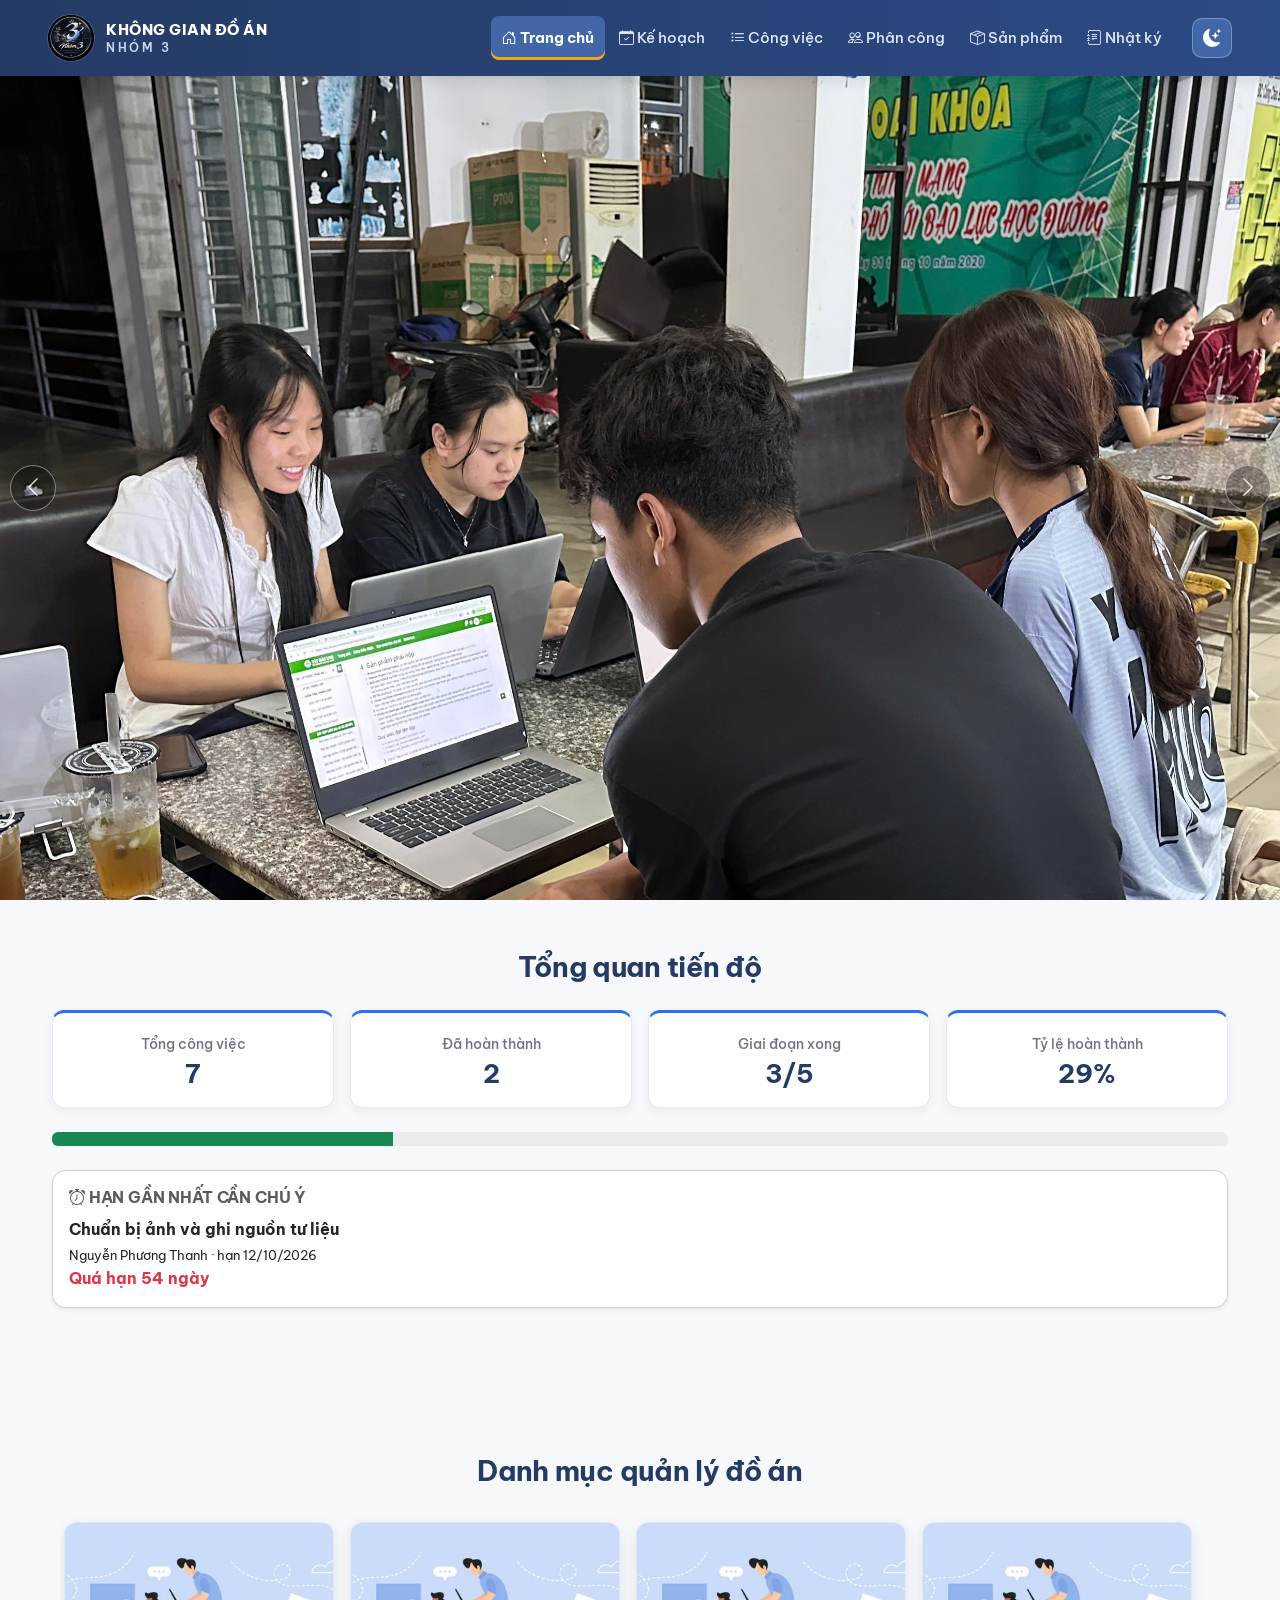
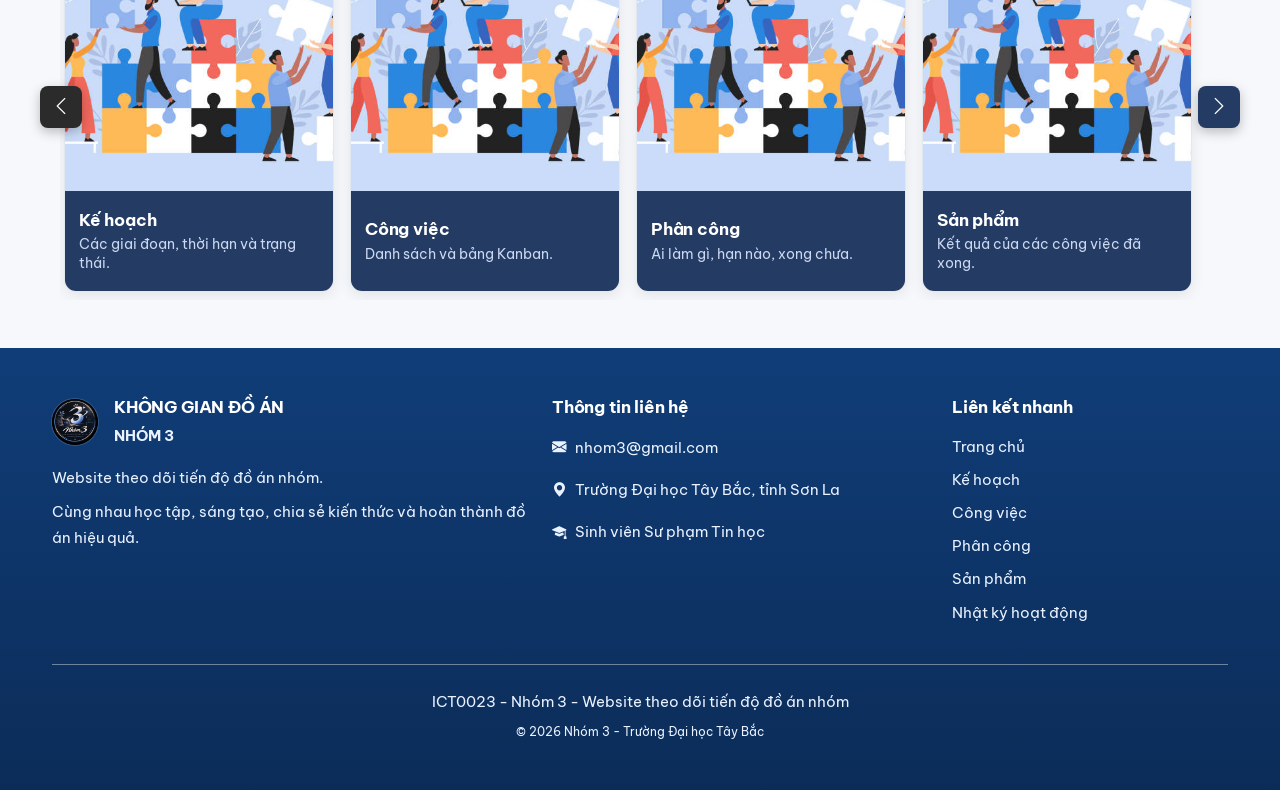
<file: index.html>
<!DOCTYPE html>
<html lang="vi">
    <head>
        <meta charset="UTF-8">
        <meta name="viewport" content="width=device-width, initial-scale=1.0">
        <title>Trang chủ | Nhóm 3</title>
      <link rel="icon" type="image/png" href="image/logo2.png?v=2">
        <!-- Bootstrap 5.3.3 CSS & Icons -->
        <link rel="preconnect" href="https://fonts.googleapis.com">
    <link rel="preconnect" href="https://fonts.gstatic.com" crossorigin>
    <link href="https://fonts.googleapis.com/css2?family=Be+Vietnam+Pro:wght@400;500;600;700;800&display=swap" rel="stylesheet">
    <link href="https://cdn.jsdelivr.net/npm/bootstrap@5.3.3/dist/css/bootstrap.min.css" rel="stylesheet">
        <link href="https://cdn.jsdelivr.net/npm/bootstrap-icons@1.11.3/font/bootstrap-icons.min.css" rel="stylesheet">
        
        <!-- CSS tùy chỉnh -->
        <link rel="stylesheet" href="style.css">
    <link rel="stylesheet" href="index.css">
    </head>
    <body data-trang="trang-chu" class="trang-chu"> 

    <!-- HEADER / THANH MENU -->
    <header>
        <nav class="navbar navbar-expand-lg navbar-dark thanh-menu">
            <div class="container-fluid px-3 px-lg-5">

                <a class="navbar-brand logo-nhom" href="index.html">
                    <span class="logo-icon">
                        <img src="image/logo1.jpg" alt="Logo Nhóm 3">
                    </span>
                    <span class="logo-text">
                        <strong>KHÔNG GIAN ĐỒ ÁN</strong>
                        <small>NHÓM 3</small>
                    </span>
                </a>

                <button class="navbar-toggler" type="button"
                        data-bs-toggle="collapse" data-bs-target="#menuNhom3"
                        aria-controls="menuNhom3" aria-expanded="false"
                        aria-label="Mở thanh điều hướng">
                    <span class="navbar-toggler-icon"></span>
                </button>

                <div class="collapse navbar-collapse" id="menuNhom3">
                    <ul class="navbar-nav ms-auto align-items-lg-center">
                        <li class="nav-item">
                            <a class="nav-link active" href="index.html" aria-current="page">
                                <i class="bi bi-house-door"></i> Trang chủ
                            </a>
                        </li>
                        <li class="nav-item">
                            <a class="nav-link" href="ke-hoach.html">
                                <i class="bi bi-calendar-check"></i> Kế hoạch
                            </a>
                        </li>
                        <li class="nav-item">
                            <a class="nav-link" href="cong-viec.html">
                                <i class="bi bi-list-task"></i> Công việc
                            </a>
                        </li>
                        <li class="nav-item">
                            <a class="nav-link" href="phan-cong.html">
                                <i class="bi bi-people"></i> Phân công
                            </a>
                        </li>
                        <li class="nav-item">
                            <a class="nav-link" href="san-pham.html">
                                <i class="bi bi-box-seam"></i> Sản phẩm
                            </a>
                        </li>
                        <li class="nav-item">
                            <a class="nav-link" href="nhat-ky.html">
                                <i class="bi bi-journal-text"></i> Nhật ký
                            </a>
                        </li>

                        <!-- Nút Chuyển Giao Diện Tối (Chỉ dùng Icon) -->
                        <li class="nav-item ms-lg-3">
                            <button type="button" id="themeBtn" class="btn nut-giao-dien"
                                    aria-label="Chuyển chế độ sáng tối" aria-pressed="false" title="Chuyển chế độ sáng/tối">
                                <i class="bi bi-moon-stars-fill"></i>
                            </button>
                        </li>
                    </ul>
                </div>
            </div>
        </nav>
    </header>

    <!-- Thông báo nổi -->
    <div id="thongBaoChung" class="thong-bao-noi" aria-live="polite"></div>

    <main>
        <!-- KHỐI BANNER CAROUSEL -->
        <section id="heroCarousel" class="carousel slide carousel-fade trang-chu-hero-carousel" data-bs-ride="carousel" data-bs-interval="3500">
            <div class="carousel-inner h-100">
                <div class="carousel-item active h-100">
                    <img src="image/anhnhom.jpg" class="d-block w-100 hero-carousel-img" alt="Ảnh 1">
                </div>
                <div class="carousel-item h-100">
                    <img src="image/anh3.jpg" class="d-block w-100 hero-carousel-img" alt="Ảnh 2">
                </div>
                <div class="carousel-item h-100">
                    <img src="image/anh4.webp" class="d-block w-100 hero-carousel-img" alt="Ảnh 3">
                </div>
            </div>

            <button class="carousel-control-prev" type="button" data-bs-target="#heroCarousel" data-bs-slide="prev">
                <span class="carousel-control-icon-custom"><i class="bi bi-chevron-left"></i></span>
                <span class="visually-hidden">Trước</span>
            </button>
            <button class="carousel-control-next" type="button" data-bs-target="#heroCarousel" data-bs-slide="next">
                <span class="carousel-control-icon-custom"><i class="bi bi-chevron-right"></i></span>
                <span class="visually-hidden">Sau</span>
            </button>
        </section>

        <!-- KHỐI TỔNG QUAN TIẾN ĐỘ -->
        <section class="py-5">
            <div class="container">
                <h2 class="h3 text-center mb-4 fw-bold tieu-de-khoi">Tổng quan tiến độ</h2>

                <div class="row g-3 mb-4">
                    <div class="col-6 col-lg-3">
                        <div class="o-thong-ke">
                            <span>Tổng công việc</span>
                            <strong id="tkTongCongViec">0</strong>
                        </div>
                    </div>
                    <div class="col-6 col-lg-3">
                        <div class="o-thong-ke">
                            <span>Đã hoàn thành</span>
                            <strong id="tkHoanThanh">0</strong>
                        </div>
                    </div>
                    <div class="col-6 col-lg-3">
                        <div class="o-thong-ke">
                            <span>Giai đoạn xong</span>
                            <strong id="tkGiaiDoan">0</strong>
                        </div>
                    </div>
                    <div class="col-6 col-lg-3">
                        <div class="o-thong-ke">
                            <span>Tỷ lệ hoàn thành</span>
                            <strong id="tkTyLe">0%</strong>
                        </div>
                    </div>
                </div>

                <div class="progress mb-4" role="progressbar" aria-label="Tiến độ chung của nhóm"
                     aria-valuenow="0" aria-valuemin="0" aria-valuemax="100" style="height: 14px;">
                    <div id="thanhTienDoChung" class="progress-bar bg-success" style="width: 0%"></div>
                </div>

                <div class="card shadow-sm mb-5">
                    <div class="card-body">
                        <h3 class="h6 text-uppercase text-muted mb-2">
                            <i class="bi bi-alarm"></i> Hạn gần nhất cần chú ý
                        </h3>
                        <div id="hanGanNhat"></div>
                    </div>
                </div>
            </div>
        </section>

        <!-- SLIDER DANH MỤC QUẢN LÝ ĐỒ ÁN -->
        <section class="py-5 khung-danh-muc-slider">
            <div class="container position-relative">
                <h2 class="h3 text-center mb-4 fw-bold tieu-de-khoi">Danh mục quản lý đồ án</h2>

                <div class="khoa-hoc-wrapper position-relative px-2">
                    
                    <!-- Nút cuộn Trái -->
                    <button class="nut-cuon nut-cuon-trai" id="btnCuonTrai" aria-label="Cuộn sang trái">
                        <i class="bi bi-chevron-left"></i>
                    </button>

                    <!-- Khung danh sách thẻ cuộn ngang -->
                    <div class="d-flex gap-3 overflow-auto thanh-cuon-an py-2 px-1" id="danhSachThieuKhoaHoc">
                        
                        <!-- Thẻ 1: Kế hoạch -->
                        <div class="cot-the-slider">
                            <a href="ke-hoach.html" class="d-block w-100 h-100 text-decoration-none">
                                <div class="the-khoa-hoc">
                                    <div class="khung-anh-khoa-hoc">
                                        <img src="image/anhnen.jpg" alt="Kế hoạch">
                                    </div>
                                    <div class="phan-chu-khoa-hoc">
                                        <div>
                                            <h3 class="ten-khoa-hoc">Kế hoạch</h3>
                                            <p class="mo-ta-khoa-hoc">Các giai đoạn, thời hạn và trạng thái.</p>
                                        </div>
                                    </div>
                                </div>
                            </a>
                        </div>

                        <!-- Thẻ 2: Công việc -->
                        <div class="cot-the-slider">
                            <a href="cong-viec.html" class="d-block w-100 h-100 text-decoration-none">
                                <div class="the-khoa-hoc">
                                    <div class="khung-anh-khoa-hoc">
                                        <img src="image/anhnen.jpg" alt="Công việc">
                                    </div>
                                    <div class="phan-chu-khoa-hoc">
                                        <div>
                                            <h3 class="ten-khoa-hoc">Công việc</h3>
                                            <p class="mo-ta-khoa-hoc">Danh sách và bảng Kanban.</p>
                                        </div>
                                    </div>
                                </div>
                            </a>
                        </div>

                        <!-- Thẻ 3: Phân công -->
                        <div class="cot-the-slider">
                            <a href="phan-cong.html" class="d-block w-100 h-100 text-decoration-none">
                                <div class="the-khoa-hoc">
                                    <div class="khung-anh-khoa-hoc">
                                        <img src="image/anhnen.jpg" alt="Phân công">
                                    </div>
                                    <div class="phan-chu-khoa-hoc">
                                        <div>
                                            <h3 class="ten-khoa-hoc">Phân công</h3>
                                            <p class="mo-ta-khoa-hoc">Ai làm gì, hạn nào, xong chưa.</p>
                                        </div>
                                    </div>
                                </div>
                            </a>
                        </div>

                        <!-- Thẻ 4: Sản phẩm -->
                        <div class="cot-the-slider">
                            <a href="san-pham.html" class="d-block w-100 h-100 text-decoration-none">
                                <div class="the-khoa-hoc">
                                    <div class="khung-anh-khoa-hoc">
                                        <img src="image/anhnen.jpg" alt="Sản phẩm">
                                    </div>
                                    <div class="phan-chu-khoa-hoc">
                                        <div>
                                            <h3 class="ten-khoa-hoc">Sản phẩm</h3>
                                            <p class="mo-ta-khoa-hoc">Kết quả của các công việc đã xong.</p>
                                        </div>
                                    </div>
                                </div>
                            </a>
                        </div>

                    </div>

                    <!-- Nút cuộn Phải -->
                    <button class="nut-cuon nut-cuon-phai" id="btnCuonPhai" aria-label="Cuộn sang phải">
                        <i class="bi bi-chevron-right"></i>
                    </button>

                </div>
            </div>
        </section>
    </main>

    <!-- CHÂN TRANG FOOTER -->
    <footer class="chan-trang">
        <div class="container py-5">
            <div class="row g-4">
                <div class="col-md-6 col-lg-5">
                    <div class="d-flex align-items-center gap-3 mb-3">
                        <span class="logo-icon">
                            <img src="image/logo1.jpg" alt="Logo Nhóm 3">
                        </span>
                        <div>
                            <h3 class="h5 fw-bold mb-1">KHÔNG GIAN ĐỒ ÁN</h3>
                            <p class="mb-0 fw-bold">NHÓM 3</p>
                        </div>
                    </div>
                    <p class="mb-2">Website theo dõi tiến độ đồ án nhóm.</p>
                    <p class="mb-0">Cùng nhau học tập, sáng tạo, chia sẻ kiến thức và hoàn thành đồ án hiệu quả.</p>
                </div>

                <div class="col-md-6 col-lg-4">
                    <h3 class="h5 fw-bold mb-3">Thông tin liên hệ</h3>
                    <p><i class="bi bi-envelope-fill me-2"></i><a href="mailto:nhom3@gmail.com">nhom3@gmail.com</a></p>
                    <p><i class="bi bi-geo-alt-fill me-2"></i>Trường Đại học Tây Bắc, tỉnh Sơn La</p>
                    <p><i class="bi bi-mortarboard-fill me-2"></i>Sinh viên Sư phạm Tin học</p>
                </div>

                <div class="col-md-6 col-lg-3">
                    <h3 class="h5 fw-bold mb-3">Liên kết nhanh</h3>
                    <ul class="list-unstyled footer-links">
                        <li><a href="index.html">Trang chủ</a></li>
                        <li><a href="ke-hoach.html">Kế hoạch</a></li>
                        <li><a href="cong-viec.html">Công việc</a></li>
                        <li><a href="phan-cong.html">Phân công</a></li>
                        <li><a href="san-pham.html">Sản phẩm</a></li>
                        <li><a href="nhat-ky.html">Nhật ký hoạt động</a></li>
                    </ul>
                </div>
            </div>

            <hr class="my-4">

            <div class="text-center">
                <p class="mb-1">ICT0023 - Nhóm 3 - Website theo dõi tiến độ đồ án nhóm</p>
                <small>&copy; 2026 Nhóm 3 - Trường Đại học Tây Bắc</small>
            </div>
        </div>
    </footer>

    <!-- Thư viện JS -->
    <script src="https://code.jquery.com/jquery-3.7.1.min.js"></script>
    <script src="https://cdn.jsdelivr.net/npm/bootstrap@5.3.3/dist/js/bootstrap.bundle.min.js"></script>
    <script src="data.js"></script>
    <script src="script.js"></script>
    <script src="index.js"></script>

</body>
</html>
</file>
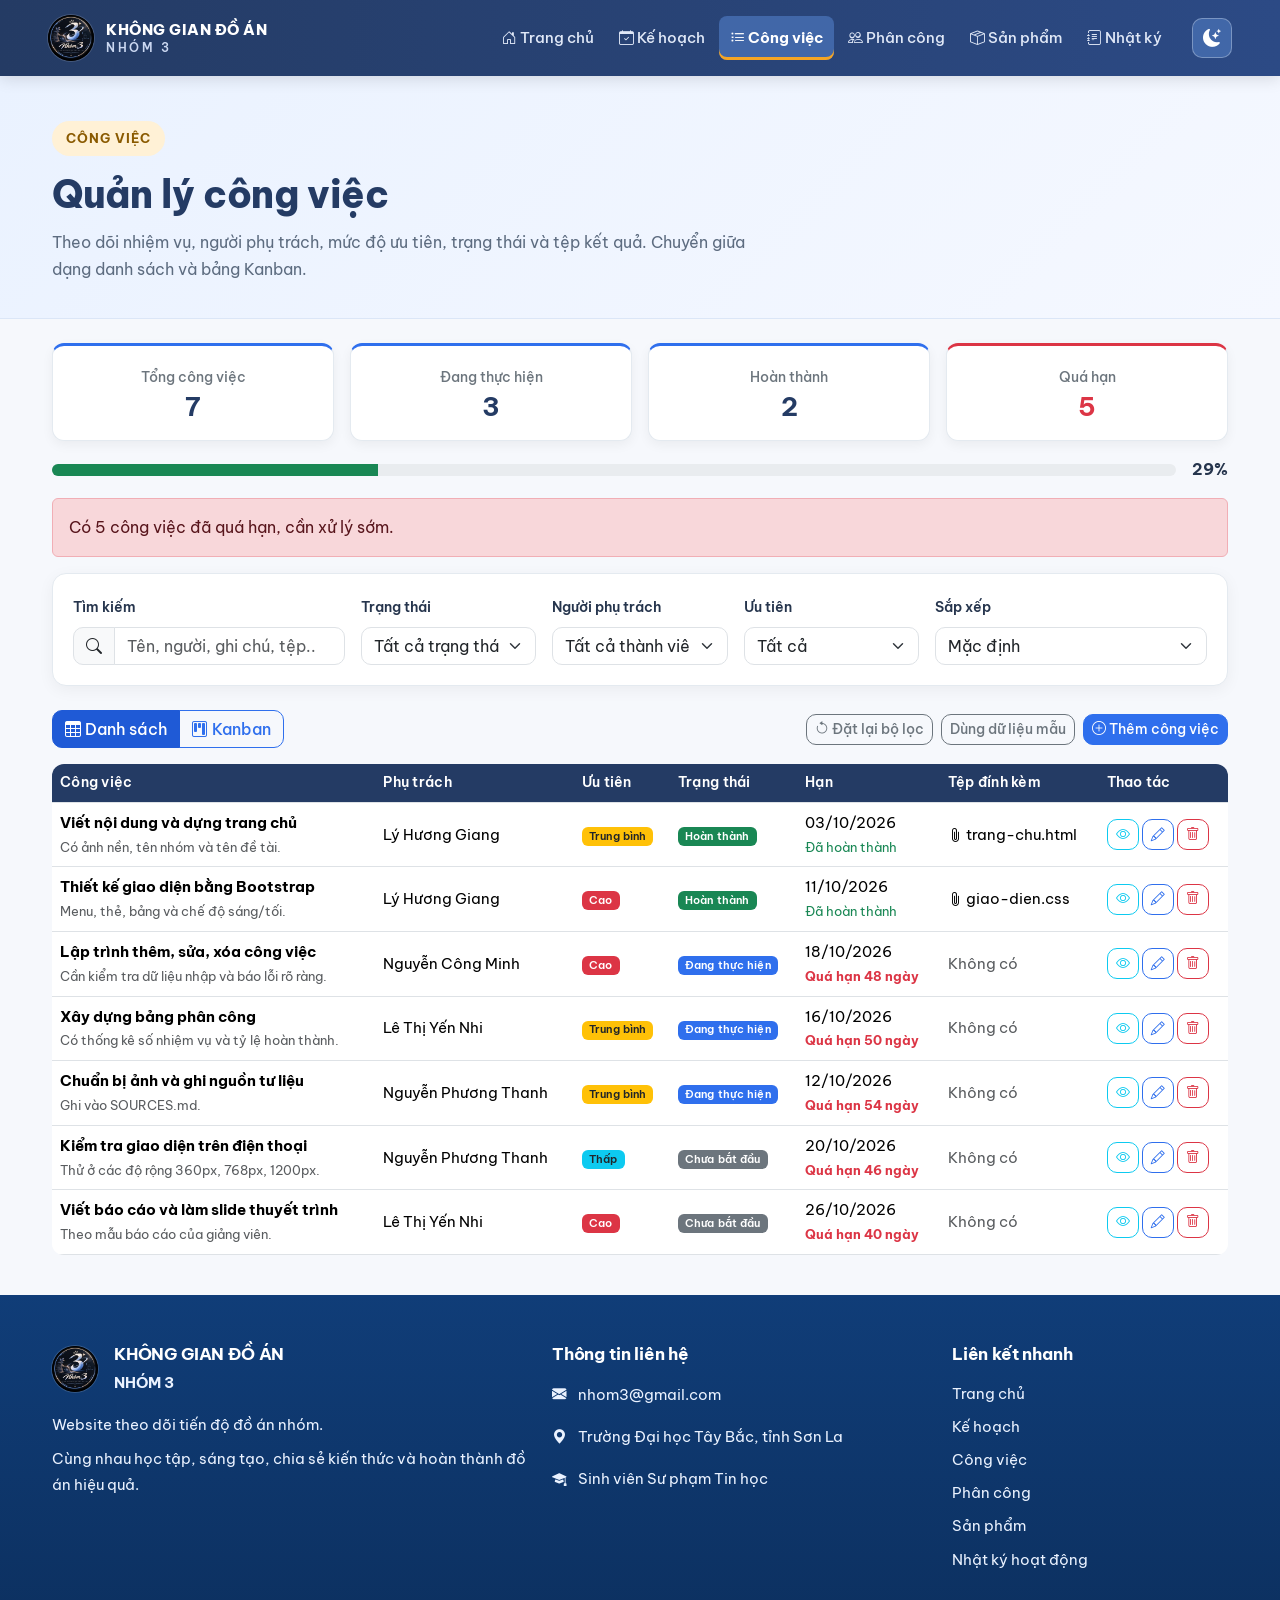
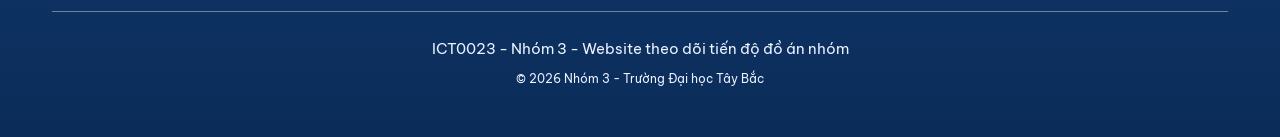
<file: cong-viec.html>
<!DOCTYPE html>
<html lang="vi">
<head>
    <meta charset="UTF-8">
    <meta name="viewport" content="width=device-width, initial-scale=1.0">
    <title>Công việc | Nhóm 3</title>
   <link rel="icon" type="image/png" href="image/logo2.png?v=2">
    <link rel="preconnect" href="https://fonts.googleapis.com">
    <link rel="preconnect" href="https://fonts.gstatic.com" crossorigin>
    <link href="https://fonts.googleapis.com/css2?family=Be+Vietnam+Pro:wght@400;500;600;700;800&display=swap" rel="stylesheet">
    <link href="https://cdn.jsdelivr.net/npm/bootstrap@5.3.3/dist/css/bootstrap.min.css" rel="stylesheet">
    <link href="https://cdn.jsdelivr.net/npm/bootstrap-icons@1.11.3/font/bootstrap-icons.min.css" rel="stylesheet">
    <link rel="stylesheet" href="style.css">
    <link rel="stylesheet" href="cong-viec.css">
</head>
<body data-trang="cong-viec">

    <header>
        <nav class="navbar navbar-expand-lg navbar-dark thanh-menu">
            <div class="container-fluid px-3 px-lg-5">

                <a class="navbar-brand logo-nhom" href="index.html">
                    <span class="logo-icon">
                        <img src="image/logo1.jpg" alt="Logo Nhóm 3">
                    </span>
                    <span class="logo-text">
                        <strong>KHÔNG GIAN ĐỒ ÁN</strong>
                        <small>NHÓM 3</small>
                    </span>
                </a>
                

                <button class="navbar-toggler" type="button"
                        data-bs-toggle="collapse" data-bs-target="#menuNhom3"
                        aria-controls="menuNhom3" aria-expanded="false"
                        aria-label="Mở thanh điều hướng">
                    <span class="navbar-toggler-icon"></span>
                </button>

                <div class="collapse navbar-collapse" id="menuNhom3">
                    <ul class="navbar-nav ms-auto align-items-lg-center">
                    <li class="nav-item">
                        <a class="nav-link" href="index.html">
                            <i class="bi bi-house-door"></i> Trang chủ
                        </a>
                    </li>
                    <li class="nav-item">
                        <a class="nav-link" href="ke-hoach.html">
                            <i class="bi bi-calendar-check"></i> Kế hoạch
                        </a>
                    </li>
                    <li class="nav-item">
                        <a class="nav-link active" href="cong-viec.html" aria-current="page">
                            <i class="bi bi-list-task"></i> Công việc
                        </a>
                    </li>
                    <li class="nav-item">
                        <a class="nav-link" href="phan-cong.html">
                            <i class="bi bi-people"></i> Phân công
                        </a>
                    </li>
                    <li class="nav-item">
                        <a class="nav-link" href="san-pham.html">
                            <i class="bi bi-box-seam"></i> Sản phẩm
                        </a>
                    </li>
                    <li class="nav-item">
                        <a class="nav-link" href="nhat-ky.html">
                            <i class="bi bi-journal-text"></i> Nhật ký
                        </a>
                    </li>

                        <li class="nav-item ms-lg-3">
                            <button type="button" id="themeBtn" class="btn nut-giao-dien"
                                    aria-label="Chuyển chế độ sáng tối" aria-pressed="false">
                                <i class="bi bi-moon-stars-fill"></i>
                                <span class="theme-text">Giao diện tối</span>
                            </button>
                        </li>
                    </ul>
                </div>
            </div>
        </nav>
    </header>

    <!-- Nơi hiện thông báo nổi -->
    <div id="thongBaoChung" class="thong-bao-noi" aria-live="polite"></div>


    <main>
        <section class="tieu-de-trang">
            <div class="container">
                <span class="nhan-tieu-de">CÔNG VIỆC</span>
                <h1>Quản lý công việc</h1>
                <p>Theo dõi nhiệm vụ, người phụ trách, mức độ ưu tiên, trạng thái và tệp kết quả. Chuyển giữa dạng danh sách và bảng Kanban.</p>
            </div>
        </section>

        <div class="container py-4">

            <div class="row g-3 mb-3">
                <div class="col-6 col-lg-3"><div class="o-thong-ke"><span>Tổng công việc</span><strong id="tkTong">0</strong></div></div>
                <div class="col-6 col-lg-3"><div class="o-thong-ke"><span>Đang thực hiện</span><strong id="tkDang">0</strong></div></div>
                <div class="col-6 col-lg-3"><div class="o-thong-ke"><span>Hoàn thành</span><strong id="tkXong">0</strong></div></div>
                <div class="col-6 col-lg-3"><div class="o-thong-ke o-canh-bao"><span>Quá hạn</span><strong id="tkQuaHan">0</strong></div></div>
            </div>

            <div class="d-flex align-items-center gap-3 mb-3">
                <div class="progress flex-grow-1" role="progressbar" aria-label="Tỷ lệ hoàn thành công việc"
                     aria-valuenow="0" aria-valuemin="0" aria-valuemax="100" style="height: 12px;">
                    <div id="thanhTienDo" class="progress-bar bg-success" style="width: 0%"></div>
                </div>
                <strong id="tyLeCongViec">0%</strong>
            </div>

            <div id="canhBaoQuaHan" class="alert alert-danger d-none" role="alert"></div>

            <div class="hop-cong-cu mb-4">
                <div class="row g-3 align-items-end">
                    <div class="col-12 col-lg-3">
                        <label for="timCongViec" class="form-label">Tìm kiếm</label>
                        <div class="input-group">
                            <span class="input-group-text"><i class="bi bi-search"></i></span>
                            <input type="search" id="timCongViec" class="form-control" placeholder="Tên, người, ghi chú, tệp...">
                        </div>
                    </div>
                    <div class="col-6 col-lg-2">
                        <label for="locTrangThai" class="form-label">Trạng thái</label>
                        <select id="locTrangThai" class="form-select"></select>
                    </div>
                    <div class="col-6 col-lg-2">
                        <label for="locNguoiPhuTrach" class="form-label">Người phụ trách</label>
                        <select id="locNguoiPhuTrach" class="form-select"></select>
                    </div>
                    <div class="col-6 col-lg-2">
                        <label for="locUuTien" class="form-label">Ưu tiên</label>
                        <select id="locUuTien" class="form-select">
                            <option value="all">Tất cả</option>
                            <option value="Cao">Cao</option>
                            <option value="Trung bình">Trung bình</option>
                            <option value="Thấp">Thấp</option>
                        </select>
                    </div>
                    <div class="col-6 col-lg-3">
                        <label for="sapXepCongViec" class="form-label">Sắp xếp</label>
                        <select id="sapXepCongViec" class="form-select">
                            <option value="mac-dinh">Mặc định</option>
                            <option value="ten-az">Tên A - Z</option>
                            <option value="ten-za">Tên Z - A</option>
                            <option value="han-tang">Hạn hoàn thành gần nhất</option>
                            <option value="han-giam">Hạn hoàn thành xa nhất</option>
                            <option value="uu-tien">Ưu tiên cao trước</option>
                        </select>
                    </div>
                </div>
            </div>

            <div class="d-flex flex-wrap justify-content-between align-items-center gap-2 mb-3">
                <div class="btn-group" role="group" aria-label="Chế độ hiển thị">
                    <button type="button" id="nutDanhSach" class="btn btn-outline-primary active" aria-pressed="true">
                        <i class="bi bi-table"></i> Danh sách
                    </button>
                    <button type="button" id="nutKanban" class="btn btn-outline-primary" aria-pressed="false">
                        <i class="bi bi-kanban"></i> Kanban
                    </button>
                </div>
                <div class="d-flex flex-wrap gap-2">
                    <button type="button" id="btnDatLaiBoLoc" class="btn btn-outline-secondary btn-sm">
                        <i class="bi bi-arrow-counterclockwise"></i> Đặt lại bộ lọc
                    </button>
                    <button type="button" id="btnDuLieuMau" class="btn btn-outline-secondary btn-sm">Dùng dữ liệu mẫu</button>
                    <button type="button" id="btnThemCongViec" class="btn btn-primary btn-sm">
                        <i class="bi bi-plus-circle"></i> Thêm công việc
                    </button>
                </div>
            </div>

            <!-- Dạng danh sách -->
            <div id="khungDanhSach" class="table-responsive">
                <table class="table bang-the align-middle">
                    <thead>
                        <tr>
                            <th scope="col">Công việc</th>
                            <th scope="col">Phụ trách</th>
                            <th scope="col">Ưu tiên</th>
                            <th scope="col">Trạng thái</th>
                            <th scope="col">Hạn</th>
                            <th scope="col">Tệp đính kèm</th>
                            <th scope="col">Thao tác</th>
                        </tr>
                    </thead>
                    <tbody id="thanBangCongViec"></tbody>
                </table>
            </div>

            <!-- Dạng Kanban -->
            <div id="khungKanban" class="row g-3 d-none">
                <div class="col-12 col-lg-4"><div class="cot-kanban">
                    <h2 class="h6">Chưa bắt đầu <span class="badge bg-secondary" id="demKanban0">0</span></h2>
                    <div id="cotKanban0"></div></div></div>
                <div class="col-12 col-lg-4"><div class="cot-kanban">
                    <h2 class="h6">Đang thực hiện <span class="badge bg-primary" id="demKanban1">0</span></h2>
                    <div id="cotKanban1"></div></div></div>
                <div class="col-12 col-lg-4"><div class="cot-kanban">
                    <h2 class="h6">Hoàn thành <span class="badge bg-success" id="demKanban2">0</span></h2>
                    <div id="cotKanban2"></div></div></div>
            </div>

            <div id="thongBaoRong" class="alert alert-info d-none mt-3">
                Không tìm thấy công việc phù hợp. Hãy đổi từ khóa, bộ lọc hoặc thêm công việc mới.
            </div>
        </div>
    </main>


    <div class="modal fade" id="modalCongViec" tabindex="-1" aria-labelledby="tieuDeModalCongViec" aria-hidden="true">
        <div class="modal-dialog modal-dialog-centered modal-lg">
            <div class="modal-content">
                <div class="modal-header">
                    <h2 class="modal-title fs-5" id="tieuDeModalCongViec">Thêm công việc mới</h2>
                    <button type="button" class="btn-close" data-bs-dismiss="modal" aria-label="Đóng"></button>
                </div>
                <form id="formCongViec" novalidate>
                    <div class="modal-body">
                        <input type="hidden" id="idCongViec">
                        <div class="row g-3">
                    <div class="col-12 nhom-truong">
                        <label for="tenCongViec" class="form-label">Tên công việc <span class="text-danger" aria-hidden="true">*</span></label>
                        <input type="text" class="form-control" id="tenCongViec" maxlength="100" placeholder="Ví dụ: Hoàn thiện giao diện website">
                        <div class="invalid-feedback"></div>
                    </div>

                    <div class="col-md-6 nhom-truong">
                        <label for="nguoiPhuTrach" class="form-label">Người phụ trách <span class="text-danger" aria-hidden="true">*</span></label>
                        <select class="form-select" id="nguoiPhuTrach"></select>
                        <div class="invalid-feedback"></div>
                    </div>

                    <div class="col-md-6 nhom-truong">
                        <label for="mucUuTien" class="form-label">Mức độ ưu tiên</label>
                        <select class="form-select" id="mucUuTien"><option>Cao</option><option selected>Trung bình</option><option>Thấp</option></select>
                        <div class="invalid-feedback"></div>
                    </div>

                    <div class="col-md-6 nhom-truong">
                        <label for="trangThaiCongViec" class="form-label">Trạng thái công việc</label>
                        <select class="form-select" id="trangThaiCongViec"></select>
                        <div class="invalid-feedback"></div>
                    </div>

                    <div class="col-md-6 nhom-truong">
                        <label for="hanHoanThanh" class="form-label">Hạn hoàn thành <span class="text-danger" aria-hidden="true">*</span></label>
                        <input type="date" class="form-control" id="hanHoanThanh">
                        <div class="invalid-feedback"></div>
                    </div>

                    <div class="col-12 nhom-truong">
                        <label for="tepDinhKem" class="form-label">Tệp đính kèm (nếu có)</label>
                        <input type="file" class="form-control" id="tepDinhKem"><div class="form-text" id="tepHienTai"></div><div class="form-text">Chỉ ghi lại tên tệp, không tải lên máy chủ. Công việc ở trạng thái <strong>Hoàn thành</strong> sẽ tự hiện ở trang Sản phẩm.</div>
                        <div class="invalid-feedback"></div>
                    </div>

                    <div class="col-12 nhom-truong">
                        <label for="ghiChuCongViec" class="form-label">Ghi chú</label>
                        <textarea class="form-control" id="ghiChuCongViec" rows="3" maxlength="300" placeholder="Yêu cầu hoặc kết quả cần đạt..."></textarea>
                        <div class="invalid-feedback"></div>
                    </div>
                        </div>
                    </div>
                    <div class="modal-footer">
                        <button type="button" class="btn btn-secondary" data-bs-dismiss="modal">Hủy</button>
                        <button type="submit" id="btnLuuCongViec" class="btn btn-primary">
                            <i class="bi bi-check-circle"></i> Thêm công việc
                        </button>
                    </div>
                </form>
            </div>
        </div>
    </div>

    <div class="modal fade" id="modalChiTietCongViec" tabindex="-1" aria-labelledby="tieuDeChiTiet" aria-hidden="true">
        <div class="modal-dialog modal-dialog-centered">
            <div class="modal-content">
                <div class="modal-header">
                    <h2 class="modal-title fs-5" id="tieuDeChiTiet">Chi tiết công việc</h2>
                    <button type="button" class="btn-close" data-bs-dismiss="modal" aria-label="Đóng"></button>
                </div>
                <div class="modal-body" id="noiDungChiTietCongViec"></div>
                <div class="modal-footer">
                    <button type="button" class="btn btn-secondary" data-bs-dismiss="modal">Đóng</button>
                </div>
            </div>
        </div>
    </div>


<footer class="chan-trang">
    <div class="container py-5">
        <div class="row g-4">

            <!-- Cột 1: Giới thiệu -->
            <div class="col-md-6 col-lg-5">
                <div class="d-flex align-items-center gap-3 mb-3">
                    <span class="logo-icon">
                        <img src="image/logo1.jpg" alt="Logo Nhóm 3">
                    </span>
                    <div>
                        <h3 class="h5 fw-bold mb-1">KHÔNG GIAN ĐỒ ÁN</h3>
                        <p class="mb-0 fw-bold">NHÓM 3</p>
                    </div>
                </div>

                <p class="mb-2">
                    Website theo dõi tiến độ đồ án nhóm.
                </p>
                <p class="mb-0">
                    Cùng nhau học tập, sáng tạo, chia sẻ kiến thức
                    và hoàn thành đồ án hiệu quả.
                </p>
            </div>

            <!-- Cột 2: Thông tin liên hệ -->
            <div class="col-md-6 col-lg-4">
                <h3 class="h5 fw-bold mb-3">Thông tin liên hệ</h3>

                <p>
                    <i class="bi bi-envelope-fill me-2"></i>
                    <a href="mailto:nhom3@gmail.com">
                        nhom3@gmail.com
                    </a>
                </p>

                <p>
                    <i class="bi bi-geo-alt-fill me-2"></i>
                    Trường Đại học Tây Bắc, tỉnh Sơn La
                </p>

                <p>
                    <i class="bi bi-mortarboard-fill me-2"></i>
                    Sinh viên Sư phạm Tin học
                </p>
            </div>

            <!-- Cột 3: Liên kết nhanh -->
            <div class="col-md-6 col-lg-3">
                <h3 class="h5 fw-bold mb-3">Liên kết nhanh</h3>

                <ul class="list-unstyled footer-links">
                    <li><a href="index.html">Trang chủ</a></li>
                    <li><a href="ke-hoach.html">Kế hoạch</a></li>
                    <li><a href="cong-viec.html">Công việc</a></li>
                    <li><a href="phan-cong.html">Phân công</a></li>
                    <li><a href="san-pham.html">Sản phẩm</a></li>
                    <li><a href="nhat-ky.html">Nhật ký hoạt động</a></li>
                </ul>
            </div>

        </div>

        <hr class="my-4">

        <div class="text-center">
            <p class="mb-1">
                ICT0023 - Nhóm 3 - Website theo dõi tiến độ đồ án nhóm
            </p>
            <small>
                &copy; 2026 Nhóm 3 - Trường Đại học Tây Bắc
            </small>
        </div>
    </div>
</footer>

    <!-- jQuery trước, Bootstrap sau, rồi dữ liệu và mã của nhóm -->
    <script src="https://code.jquery.com/jquery-3.7.1.min.js"></script>
    <script src="https://cdn.jsdelivr.net/npm/bootstrap@5.3.3/dist/js/bootstrap.bundle.min.js"></script>
    <script src="data.js"></script>
    <script src="script.js"></script>
    <script src="cong-viec.js"></script>

</body>
</html>
</file>
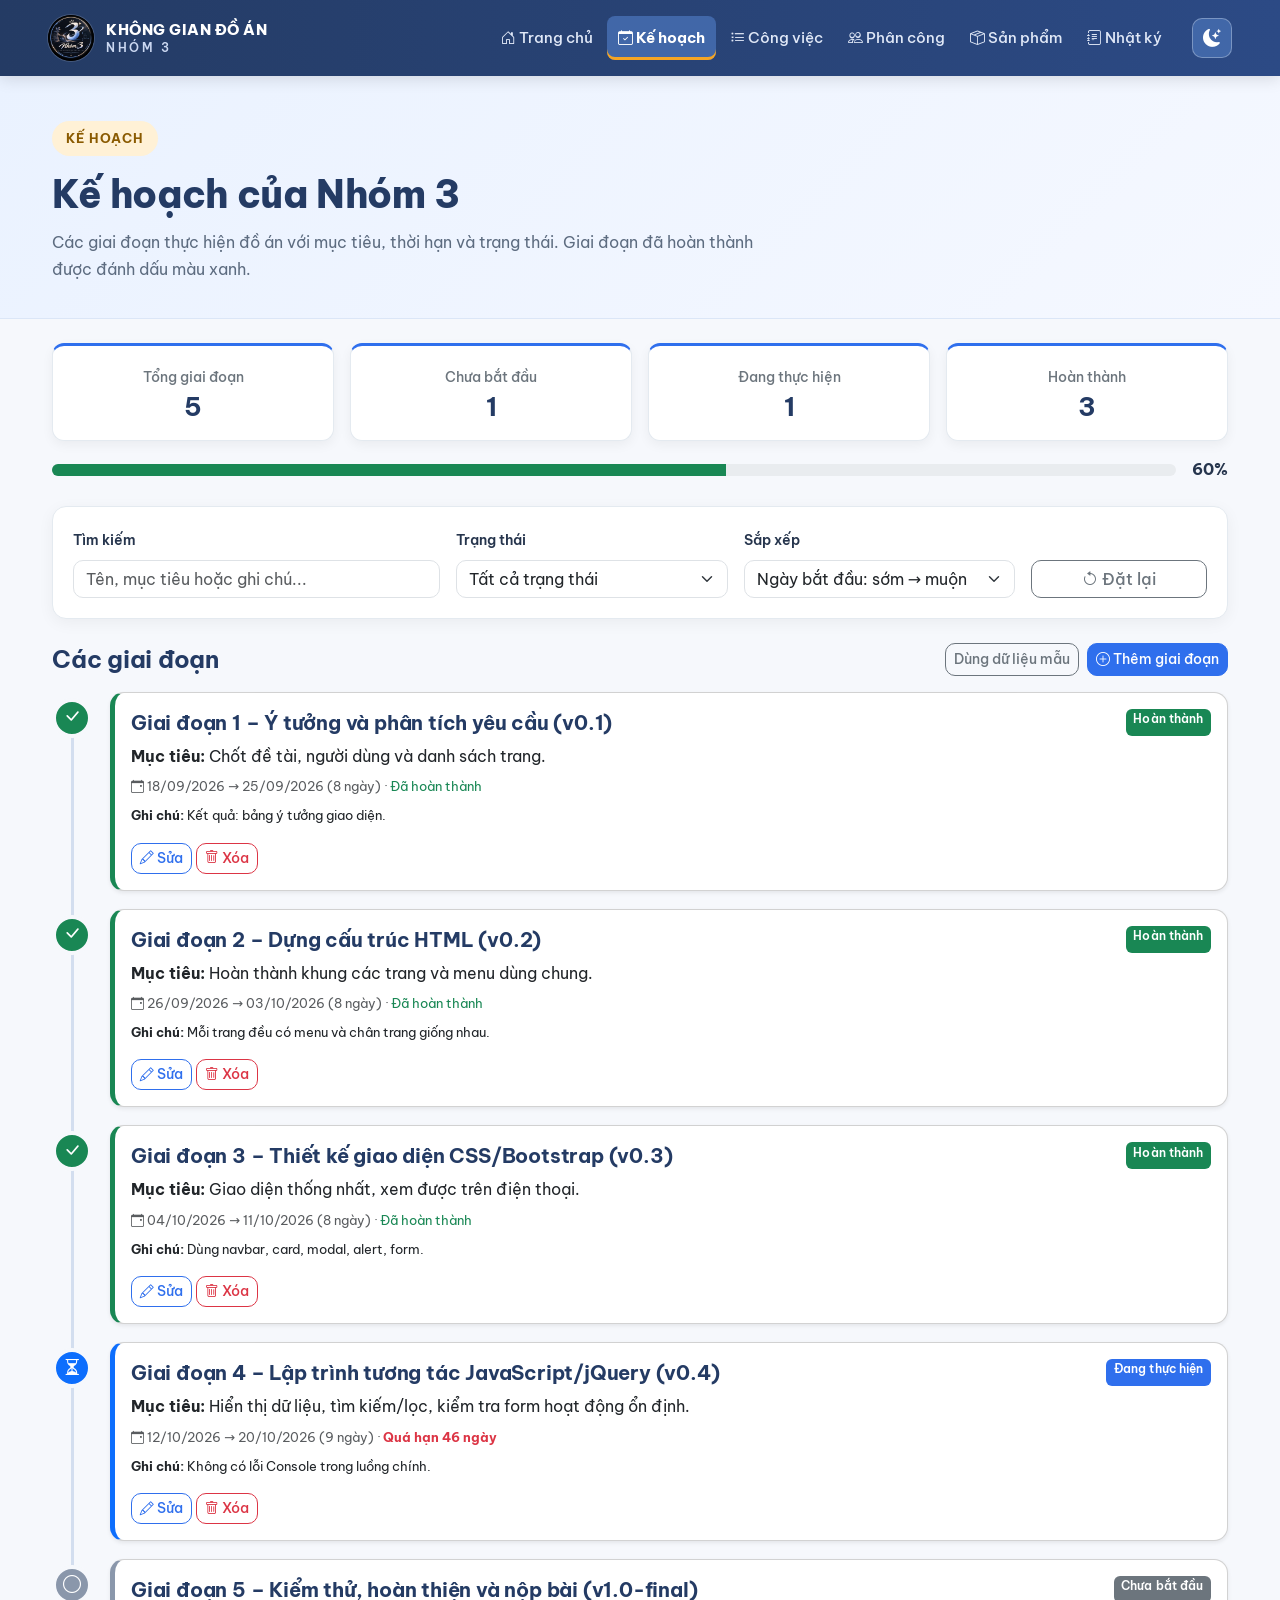
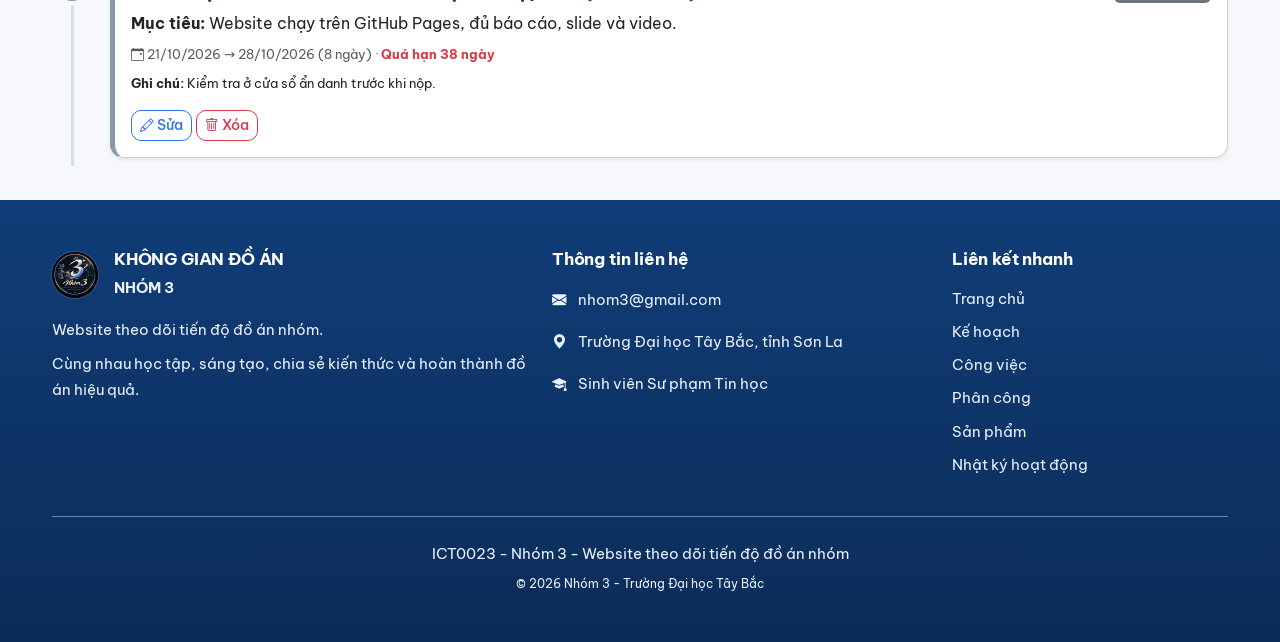
<file: ke-hoach.html>
<!DOCTYPE html>
<html lang="vi">
<head>
    <meta charset="UTF-8">
    <meta name="viewport" content="width=device-width, initial-scale=1.0">
    <title>Kế hoạch | Nhóm 3</title>
    <link rel="icon" type="image/png" href="image/logo2.png?v=2">

    <link rel="preconnect" href="https://fonts.googleapis.com">
    <link rel="preconnect" href="https://fonts.gstatic.com" crossorigin>
    <link href="https://fonts.googleapis.com/css2?family=Be+Vietnam+Pro:wght@400;500;600;700;800&display=swap" rel="stylesheet">
    <link href="https://cdn.jsdelivr.net/npm/bootstrap@5.3.3/dist/css/bootstrap.min.css" rel="stylesheet">
    <link href="https://cdn.jsdelivr.net/npm/bootstrap-icons@1.11.3/font/bootstrap-icons.min.css" rel="stylesheet">
    <link rel="stylesheet" href="style.css">
    <link rel="stylesheet" href="ke-hoach.css">
</head>
<body data-trang="ke-hoach">

    <header>
        <nav class="navbar navbar-expand-lg navbar-dark thanh-menu">
            <div class="container-fluid px-3 px-lg-5">
                <a class="navbar-brand logo-nhom" href="index.html">
                    <span class="logo-icon">
                        <img src="image/logo1.jpg" alt="Logo Nhóm 3">
                    </span>
                    <span class="logo-text">
                        <strong>KHÔNG GIAN ĐỒ ÁN</strong>
                        <small>NHÓM 3</small>
                    </span>
                </a>

                <button class="navbar-toggler" type="button"
                        data-bs-toggle="collapse" data-bs-target="#menuNhom3"
                        aria-controls="menuNhom3" aria-expanded="false"
                        aria-label="Mở thanh điều hướng">
                    <span class="navbar-toggler-icon"></span>
                </button>

                <div class="collapse navbar-collapse" id="menuNhom3">
                    <ul class="navbar-nav ms-auto align-items-lg-center">
                    <li class="nav-item">
                        <a class="nav-link" href="index.html">
                            <i class="bi bi-house-door"></i> Trang chủ
                        </a>
                    </li>
                    <li class="nav-item">
                        <a class="nav-link active" href="ke-hoach.html" aria-current="page">
                            <i class="bi bi-calendar-check"></i> Kế hoạch
                        </a>
                    </li>
                    <li class="nav-item">
                        <a class="nav-link" href="cong-viec.html">
                            <i class="bi bi-list-task"></i> Công việc
                        </a>
                    </li>
                    <li class="nav-item">
                        <a class="nav-link" href="phan-cong.html">
                            <i class="bi bi-people"></i> Phân công
                        </a>
                    </li>
                    <li class="nav-item">
                        <a class="nav-link" href="san-pham.html">
                            <i class="bi bi-box-seam"></i> Sản phẩm
                        </a>
                    </li>
                    <li class="nav-item">
                        <a class="nav-link" href="nhat-ky.html">
                            <i class="bi bi-journal-text"></i> Nhật ký
                        </a>
                    </li>

                        <li class="nav-item ms-lg-3">
                            <button type="button" id="themeBtn" class="btn nut-giao-dien"
                                    aria-label="Chuyển chế độ sáng tối" aria-pressed="false">
                                <i class="bi bi-moon-stars-fill"></i>
                                <span class="theme-text">Giao diện tối</span>
                            </button>
                        </li>
                    </ul>
                </div>
            </div>
        </nav>
    </header>

    <!-- Nơi hiện thông báo nổi -->
    <div id="thongBaoChung" class="thong-bao-noi" aria-live="polite"></div>


    <main>
        <section class="tieu-de-trang">
            <div class="container">
                <span class="nhan-tieu-de">KẾ HOẠCH</span>
                <h1>Kế hoạch của Nhóm 3</h1>
                <p>Các giai đoạn thực hiện đồ án với mục tiêu, thời hạn và trạng thái. Giai đoạn đã hoàn thành được đánh dấu màu xanh.</p>
            </div>
        </section>

        <div class="container py-4">

            <div class="row g-3 mb-3">
                <div class="col-6 col-lg-3"><div class="o-thong-ke"><span>Tổng giai đoạn</span><strong id="tongKeHoach">0</strong></div></div>
                <div class="col-6 col-lg-3"><div class="o-thong-ke"><span>Chưa bắt đầu</span><strong id="keHoachChuaLam">0</strong></div></div>
                <div class="col-6 col-lg-3"><div class="o-thong-ke"><span>Đang thực hiện</span><strong id="keHoachDangLam">0</strong></div></div>
                <div class="col-6 col-lg-3"><div class="o-thong-ke"><span>Hoàn thành</span><strong id="keHoachHoanThanh">0</strong></div></div>
            </div>

            <div class="d-flex align-items-center gap-3 mb-4">
                <div class="progress flex-grow-1" role="progressbar" aria-label="Tiến độ kế hoạch"
                     aria-valuenow="0" aria-valuemin="0" aria-valuemax="100" style="height: 12px;">
                    <div id="thanhTienDoKeHoach" class="progress-bar bg-success" style="width: 0%"></div>
                </div>
                <strong id="tyLeKeHoach">0%</strong>
            </div>

            <div class="hop-cong-cu mb-4">
                <div class="row g-3 align-items-end">
                    <div class="col-12 col-lg-4">
                        <label for="timKeHoach" class="form-label">Tìm kiếm</label>
                        <input type="search" id="timKeHoach" class="form-control" placeholder="Tên, mục tiêu hoặc ghi chú...">
                    </div>
                    <div class="col-6 col-lg-3">
                        <label for="locTrangThaiKeHoach" class="form-label">Trạng thái</label>
                        <select id="locTrangThaiKeHoach" class="form-select"></select>
                    </div>
                    <div class="col-6 col-lg-3">
                        <label for="sapXepKeHoach" class="form-label">Sắp xếp</label>
                        <select id="sapXepKeHoach" class="form-select">
                            <option value="start-asc">Ngày bắt đầu: sớm → muộn</option>
                            <option value="start-desc">Ngày bắt đầu: muộn → sớm</option>
                            <option value="end-asc">Thời hạn: gần nhất</option>
                            <option value="end-desc">Thời hạn: xa nhất</option>
                        </select>
                    </div>
                    <div class="col-12 col-lg-2 d-grid">
                        <button type="button" id="btnDatLaiKeHoach" class="btn btn-outline-secondary">
                            <i class="bi bi-arrow-counterclockwise"></i> Đặt lại
                        </button>
                    </div>
                </div>
            </div>

            <div class="d-flex flex-wrap justify-content-between gap-2 mb-3">
                <h2 class="h4 mb-0">Các giai đoạn</h2>
                <div class="d-flex gap-2">
                    <button type="button" id="btnDuLieuMauKeHoach" class="btn btn-outline-secondary btn-sm">Dùng dữ liệu mẫu</button>
                    <button type="button" id="btnThemKeHoach" class="btn btn-primary btn-sm">
                        <i class="bi bi-plus-circle"></i> Thêm giai đoạn
                    </button>
                </div>
            </div>

            <ol id="danhSachKeHoach" class="dong-thoi-gian"></ol>

            <div id="thongBaoKeHoachRong" class="alert alert-info d-none">
                Không có giai đoạn nào phù hợp. Hãy đổi bộ lọc hoặc thêm giai đoạn mới.
            </div>
        </div>
    </main>


    <div class="modal fade" id="modalKeHoach" tabindex="-1" aria-labelledby="tieuDeModalKeHoach" aria-hidden="true">
        <div class="modal-dialog modal-dialog-centered modal-lg">
            <div class="modal-content">
                <div class="modal-header">
                    <h2 class="modal-title fs-5" id="tieuDeModalKeHoach">Thêm giai đoạn mới</h2>
                    <button type="button" class="btn-close" data-bs-dismiss="modal" aria-label="Đóng"></button>
                </div>
                <form id="formKeHoach" novalidate>
                    <div class="modal-body">
                        <input type="hidden" id="idKeHoach">
                        <div class="row g-3">
                    <div class="col-12 nhom-truong">
                        <label for="tenKeHoach" class="form-label">Tên kế hoạch / giai đoạn <span class="text-danger" aria-hidden="true">*</span></label>
                        <input type="text" class="form-control" id="tenKeHoach" maxlength="120" placeholder="Ví dụ: Giai đoạn 4 – Lập trình tương tác">
                        <div class="invalid-feedback"></div>
                    </div>

                    <div class="col-12 nhom-truong">
                        <label for="mucTieuKeHoach" class="form-label">Mục tiêu thực hiện <span class="text-danger" aria-hidden="true">*</span></label>
                        <input type="text" class="form-control" id="mucTieuKeHoach" maxlength="200" placeholder="Kết quả cần đạt được">
                        <div class="invalid-feedback"></div>
                    </div>

                    <div class="col-md-6 nhom-truong">
                        <label for="ngayBatDauKeHoach" class="form-label">Ngày bắt đầu <span class="text-danger" aria-hidden="true">*</span></label>
                        <input type="date" class="form-control" id="ngayBatDauKeHoach">
                        <div class="invalid-feedback"></div>
                    </div>

                    <div class="col-md-6 nhom-truong">
                        <label for="ngayKetThucKeHoach" class="form-label">Ngày kết thúc (thời hạn) <span class="text-danger" aria-hidden="true">*</span></label>
                        <input type="date" class="form-control" id="ngayKetThucKeHoach">
                        <div class="invalid-feedback"></div>
                    </div>

                    <div class="col-md-6 nhom-truong">
                        <label for="trangThaiKeHoach" class="form-label">Trạng thái</label>
                        <select class="form-select" id="trangThaiKeHoach"></select>
                        <div class="invalid-feedback"></div>
                    </div>

                    <div class="col-12 nhom-truong">
                        <label for="ghiChuKeHoach" class="form-label">Ghi chú về yêu cầu hoặc kết quả cần đạt</label>
                        <textarea class="form-control" id="ghiChuKeHoach" rows="3" maxlength="500"></textarea>
                        <div class="invalid-feedback"></div>
                    </div>
                        </div>
                    </div>
                    <div class="modal-footer">
                        <button type="button" class="btn btn-secondary" data-bs-dismiss="modal">Hủy</button>
                        <button type="submit" class="btn btn-primary"><i class="bi bi-check-circle"></i> Lưu giai đoạn</button>
                    </div>
                </form>
            </div>
        </div>
    </div>

<footer class="chan-trang">
    <div class="container py-5">
        <div class="row g-4">

            <!-- Cột 1: Giới thiệu -->
            <div class="col-md-6 col-lg-5">
                <div class="d-flex align-items-center gap-3 mb-3">
                    <span class="logo-icon">
                        <img src="image/logo1.jpg" alt="Logo Nhóm 3">
                    </span>
                    <div>
                        <h3 class="h5 fw-bold mb-1">KHÔNG GIAN ĐỒ ÁN</h3>
                        <p class="mb-0 fw-bold">NHÓM 3</p>
                    </div>
                </div>

                <p class="mb-2">
                    Website theo dõi tiến độ đồ án nhóm.
                </p>
                <p class="mb-0">
                    Cùng nhau học tập, sáng tạo, chia sẻ kiến thức
                    và hoàn thành đồ án hiệu quả.
                </p>
            </div>

            <!-- Cột 2: Thông tin liên hệ -->
            <div class="col-md-6 col-lg-4">
                <h3 class="h5 fw-bold mb-3">Thông tin liên hệ</h3>

                <p>
                    <i class="bi bi-envelope-fill me-2"></i>
                    <a href="mailto:nhom3@gmail.com">
                        nhom3@gmail.com
                    </a>
                </p>

                <p>
                    <i class="bi bi-geo-alt-fill me-2"></i>
                    Trường Đại học Tây Bắc, tỉnh Sơn La
                </p>

                <p>
                    <i class="bi bi-mortarboard-fill me-2"></i>
                    Sinh viên Sư phạm Tin học
                </p>
            </div>

            <!-- Cột 3: Liên kết nhanh -->
            <div class="col-md-6 col-lg-3">
                <h3 class="h5 fw-bold mb-3">Liên kết nhanh</h3>

                <ul class="list-unstyled footer-links">
                    <li><a href="index.html">Trang chủ</a></li>
                    <li><a href="ke-hoach.html">Kế hoạch</a></li>
                    <li><a href="cong-viec.html">Công việc</a></li>
                    <li><a href="phan-cong.html">Phân công</a></li>
                    <li><a href="san-pham.html">Sản phẩm</a></li>
                    <li><a href="nhat-ky.html">Nhật ký hoạt động</a></li>
                </ul>
            </div>

        </div>

        <hr class="my-4">

        <div class="text-center">
            <p class="mb-1">
                ICT0023 - Nhóm 3 - Website theo dõi tiến độ đồ án nhóm
            </p>
            <small>
                &copy; 2026 Nhóm 3 - Trường Đại học Tây Bắc
            </small>
        </div>
    </div>
</footer>


    <!-- jQuery trước, Bootstrap sau, rồi dữ liệu và mã của nhóm -->
    <script src="https://code.jquery.com/jquery-3.7.1.min.js"></script>
    <script src="https://cdn.jsdelivr.net/npm/bootstrap@5.3.3/dist/js/bootstrap.bundle.min.js"></script>
    <script src="data.js"></script>
    <script src="script.js"></script>
    <script src="ke-hoach.js"></script>

</body>
</html>
</file>
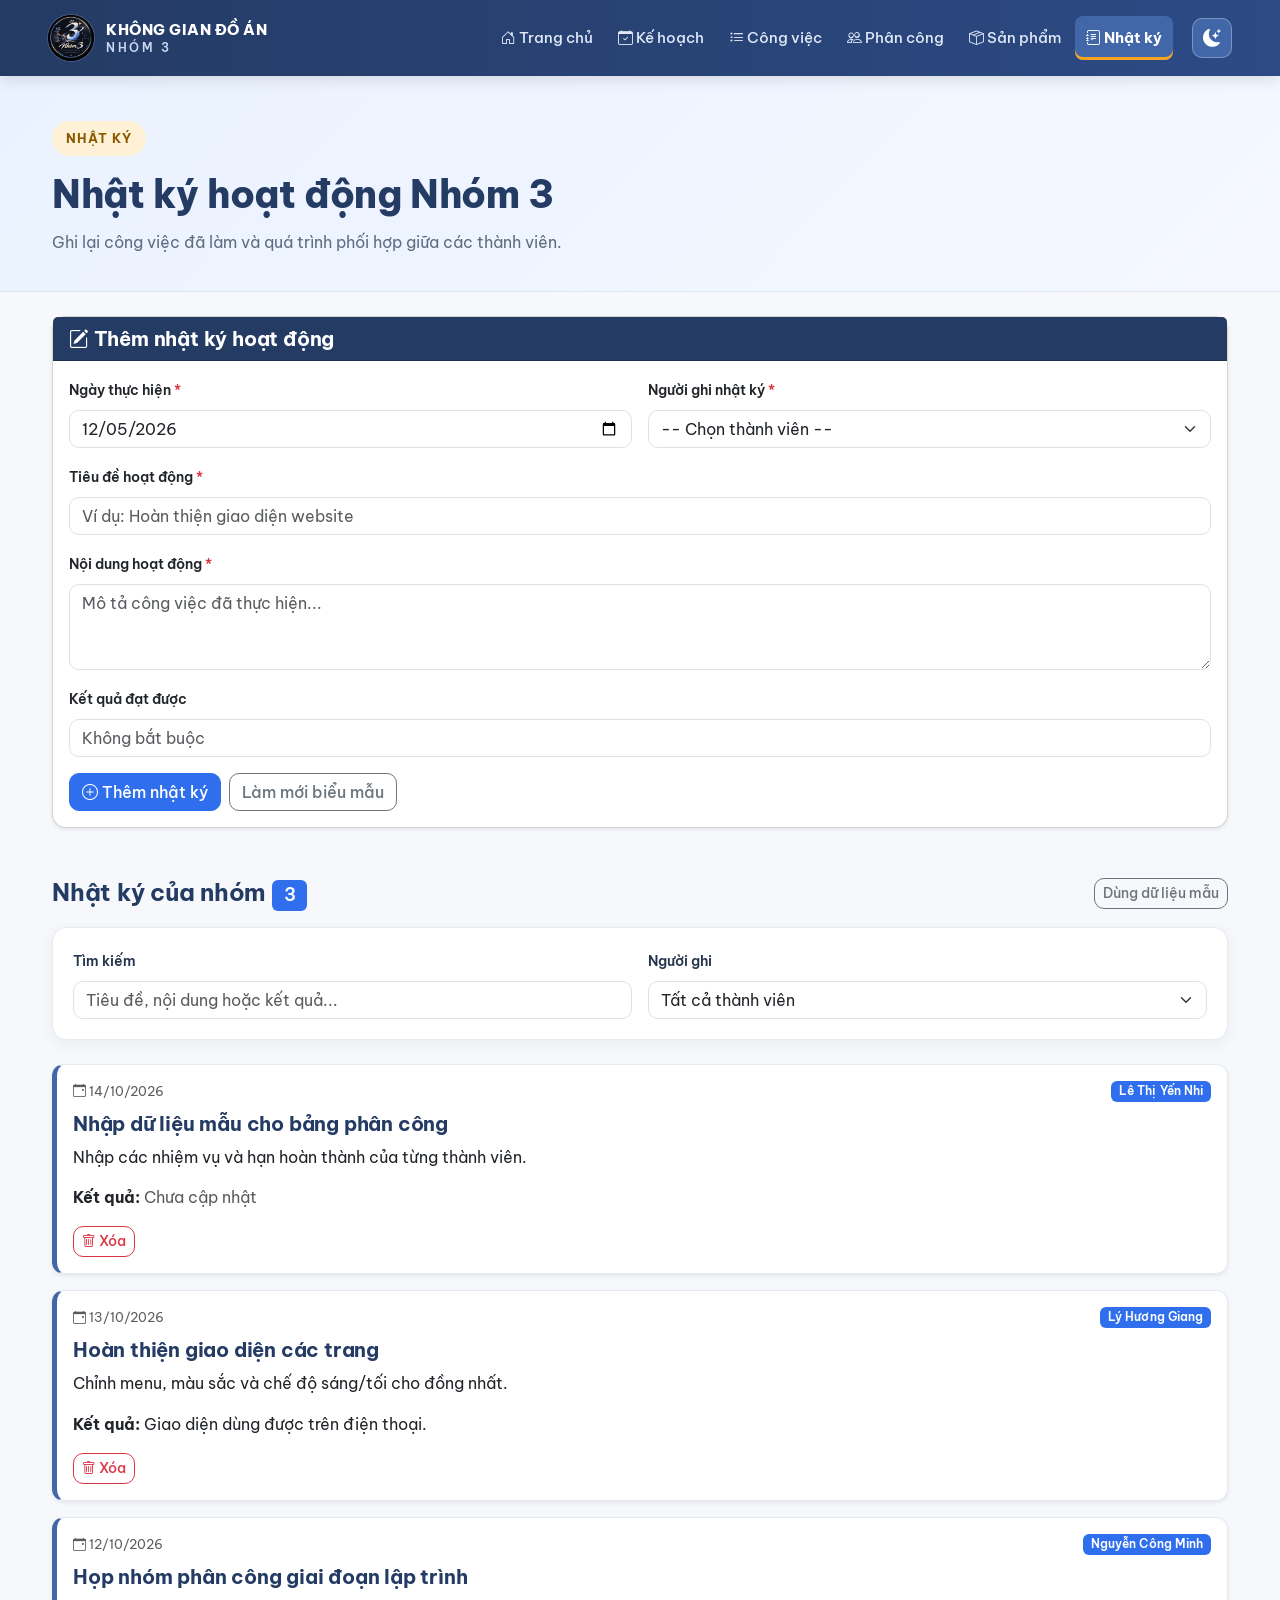
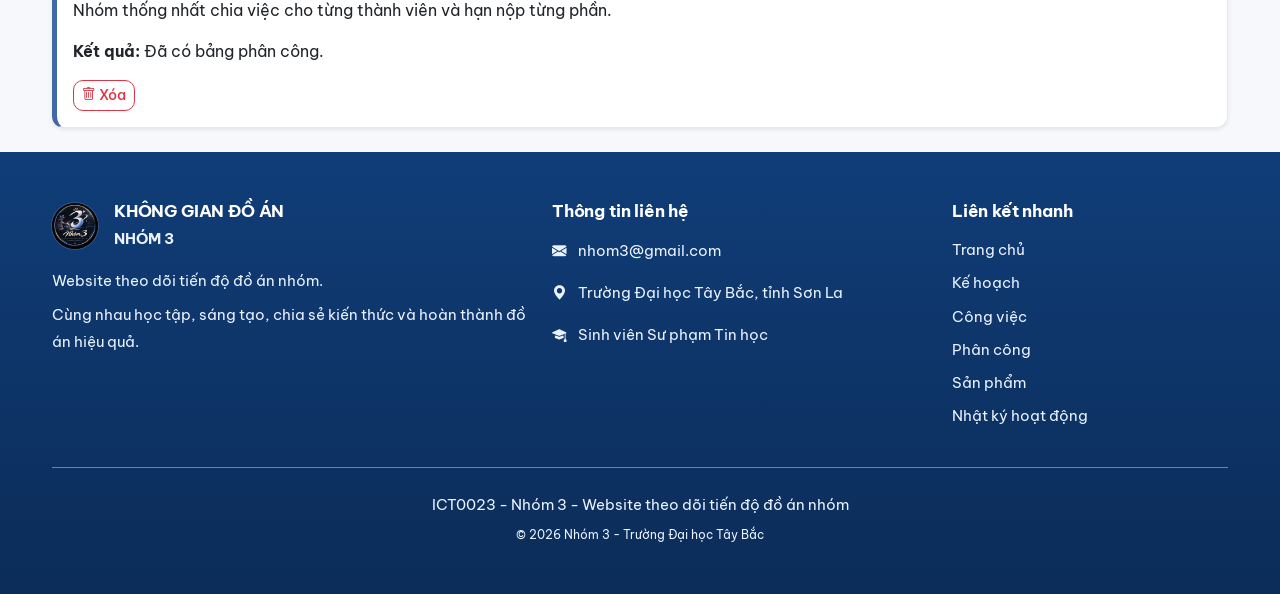
<file: nhat-ky.html>
<!DOCTYPE html>
<html lang="vi">
<head>
    <meta charset="UTF-8">
    <meta name="viewport" content="width=device-width, initial-scale=1.0">
    <title>Nhật ký | Nhóm 3</title>
  <link rel="icon" type="image/png" href="image/logo2.png?v=2">
    <link rel="preconnect" href="https://fonts.googleapis.com">
    <link rel="preconnect" href="https://fonts.gstatic.com" crossorigin>
    <link href="https://fonts.googleapis.com/css2?family=Be+Vietnam+Pro:wght@400;500;600;700;800&display=swap" rel="stylesheet">
    <link href="https://cdn.jsdelivr.net/npm/bootstrap@5.3.3/dist/css/bootstrap.min.css" rel="stylesheet">
    <link href="https://cdn.jsdelivr.net/npm/bootstrap-icons@1.11.3/font/bootstrap-icons.min.css" rel="stylesheet">
    <link rel="stylesheet" href="style.css">
    <link rel="stylesheet" href="nhat-ky.css">
</head>
<body data-trang="nhat-ky">

    <header>
        <nav class="navbar navbar-expand-lg navbar-dark thanh-menu">
            <div class="container-fluid px-3 px-lg-5">

                <a class="navbar-brand logo-nhom" href="index.html">
                    <span class="logo-icon">
                        <img src="image/logo1.jpg" alt="Logo Nhóm 3">
                    </span>
                    <span class="logo-text">
                        <strong>KHÔNG GIAN ĐỒ ÁN</strong>
                        <small>NHÓM 3</small>
                    </span>
                </a>
                <button class="navbar-toggler" type="button"
                        data-bs-toggle="collapse" data-bs-target="#menuNhom3"
                        aria-controls="menuNhom3" aria-expanded="false"
                        aria-label="Mở thanh điều hướng">
                    <span class="navbar-toggler-icon"></span>
                </button>

                <div class="collapse navbar-collapse" id="menuNhom3">
                    <ul class="navbar-nav ms-auto align-items-lg-center">
                    <li class="nav-item">
                        <a class="nav-link" href="index.html">
                            <i class="bi bi-house-door"></i> Trang chủ
                        </a>
                    </li>
                    <li class="nav-item">
                        <a class="nav-link" href="ke-hoach.html">
                            <i class="bi bi-calendar-check"></i> Kế hoạch
                        </a>
                    </li>
                    <li class="nav-item">
                        <a class="nav-link" href="cong-viec.html">
                            <i class="bi bi-list-task"></i> Công việc
                        </a>
                    </li>
                    <li class="nav-item">
                        <a class="nav-link" href="phan-cong.html">
                            <i class="bi bi-people"></i> Phân công
                        </a>
                    </li>
                    <li class="nav-item">
                        <a class="nav-link" href="san-pham.html">
                            <i class="bi bi-box-seam"></i> Sản phẩm
                        </a>
                    </li>
                    <li class="nav-item">
                        <a class="nav-link active" href="nhat-ky.html" aria-current="page">
                            <i class="bi bi-journal-text"></i> Nhật ký
                        </a>
                    </li>

                        <li class="nav-item ms-lg-3">
                            <button type="button" id="themeBtn" class="btn nut-giao-dien"
                                    aria-label="Chuyển chế độ sáng tối" aria-pressed="false">
                                <i class="bi bi-moon-stars-fill"></i>
                                <span class="theme-text">Giao diện tối</span>
                            </button>
                        </li>
                    </ul>
                </div>
            </div>
        </nav>
    </header>

    <!-- Nơi hiện thông báo nổi -->
    <div id="thongBaoChung" class="thong-bao-noi" aria-live="polite"></div>


    <main>
        <section class="tieu-de-trang">
            <div class="container">
                <span class="nhan-tieu-de">NHẬT KÝ</span>
                <h1>Nhật ký hoạt động Nhóm 3</h1>
                <p>Ghi lại công việc đã làm và quá trình phối hợp giữa các thành viên.</p>
            </div>
        </section>

        <div class="container py-4">

            <section class="card shadow-sm mb-5">
                <div class="card-header"><h2 class="h5 mb-0"><i class="bi bi-pencil-square"></i> Thêm nhật ký hoạt động</h2></div>
                <div class="card-body">
                    <form id="formNhatKy" novalidate>
                        <div class="row g-3">
                    <div class="col-md-6 nhom-truong">
                        <label for="ngayNhatKy" class="form-label">Ngày thực hiện <span class="text-danger" aria-hidden="true">*</span></label>
                        <input type="date" class="form-control" id="ngayNhatKy">
                        <div class="invalid-feedback"></div>
                    </div>

                    <div class="col-md-6 nhom-truong">
                        <label for="nguoiNhatKy" class="form-label">Người ghi nhật ký <span class="text-danger" aria-hidden="true">*</span></label>
                        <select class="form-select" id="nguoiNhatKy"></select>
                        <div class="invalid-feedback"></div>
                    </div>

                    <div class="col-12 nhom-truong">
                        <label for="tieuDeNhatKy" class="form-label">Tiêu đề hoạt động <span class="text-danger" aria-hidden="true">*</span></label>
                        <input type="text" class="form-control" id="tieuDeNhatKy" maxlength="120" placeholder="Ví dụ: Hoàn thiện giao diện website">
                        <div class="invalid-feedback"></div>
                    </div>

                    <div class="col-12 nhom-truong">
                        <label for="noiDungNhatKy" class="form-label">Nội dung hoạt động <span class="text-danger" aria-hidden="true">*</span></label>
                        <textarea class="form-control" id="noiDungNhatKy" rows="3" maxlength="500" placeholder="Mô tả công việc đã thực hiện..."></textarea>
                        <div class="invalid-feedback"></div>
                    </div>

                    <div class="col-12 nhom-truong">
                        <label for="ketQuaNhatKy" class="form-label">Kết quả đạt được</label>
                        <input type="text" class="form-control" id="ketQuaNhatKy" maxlength="200" placeholder="Không bắt buộc">
                        <div class="invalid-feedback"></div>
                    </div>
                            <div class="col-12 d-flex flex-wrap gap-2">
                                <button type="submit" class="btn btn-primary"><i class="bi bi-plus-circle"></i> Thêm nhật ký</button>
                                <button type="reset" id="btnLamMoiNhatKy" class="btn btn-outline-secondary">Làm mới biểu mẫu</button>
                            </div>
                        </div>
                    </form>
                </div>
            </section>

            <section>
                <div class="d-flex flex-wrap justify-content-between align-items-center gap-2 mb-3">
                    <h2 class="h4 mb-0">Nhật ký của nhóm <span class="badge bg-primary" id="tongNhatKy">0</span></h2>
                    <button type="button" id="btnDuLieuMauNhatKy" class="btn btn-outline-secondary btn-sm">Dùng dữ liệu mẫu</button>
                </div>

                <div class="hop-cong-cu mb-4">
                    <div class="row g-3">
                        <div class="col-12 col-md-6">
                            <label for="timNhatKy" class="form-label">Tìm kiếm</label>
                            <input type="search" id="timNhatKy" class="form-control" placeholder="Tiêu đề, nội dung hoặc kết quả...">
                        </div>
                        <div class="col-12 col-md-6">
                            <label for="locNguoiNhatKy" class="form-label">Người ghi</label>
                            <select id="locNguoiNhatKy" class="form-select"></select>
                        </div>
                    </div>
                </div>

                <div id="danhSachNhatKy" class="row g-3"></div>

                <div id="thongBaoNhatKyRong" class="alert alert-info d-none">Chưa có nhật ký phù hợp.</div>
            </section>
        </div>
    </main>


<footer class="chan-trang">
    <div class="container py-5">
        <div class="row g-4">

            <!-- Cột 1: Giới thiệu -->
            <div class="col-md-6 col-lg-5">
                <div class="d-flex align-items-center gap-3 mb-3">
                    <span class="logo-icon">
                        <img src="image/logo1.jpg" alt="Logo Nhóm 3">
                    </span>
                    <div>
                        <h3 class="h5 fw-bold mb-1">KHÔNG GIAN ĐỒ ÁN</h3>
                        <p class="mb-0 fw-bold">NHÓM 3</p>
                    </div>
                </div>

                <p class="mb-2">
                    Website theo dõi tiến độ đồ án nhóm.
                </p>
                <p class="mb-0">
                    Cùng nhau học tập, sáng tạo, chia sẻ kiến thức
                    và hoàn thành đồ án hiệu quả.
                </p>
            </div>

            <!-- Cột 2: Thông tin liên hệ -->
            <div class="col-md-6 col-lg-4">
                <h3 class="h5 fw-bold mb-3">Thông tin liên hệ</h3>

                <p>
                    <i class="bi bi-envelope-fill me-2"></i>
                    <a href="mailto:nhom3@gmail.com">
                        nhom3@gmail.com
                    </a>
                </p>

                <p>
                    <i class="bi bi-geo-alt-fill me-2"></i>
                    Trường Đại học Tây Bắc, tỉnh Sơn La
                </p>

                <p>
                    <i class="bi bi-mortarboard-fill me-2"></i>
                    Sinh viên Sư phạm Tin học
                </p>
            </div>

            <!-- Cột 3: Liên kết nhanh -->
            <div class="col-md-6 col-lg-3">
                <h3 class="h5 fw-bold mb-3">Liên kết nhanh</h3>

                <ul class="list-unstyled footer-links">
                    <li><a href="index.html">Trang chủ</a></li>
                    <li><a href="ke-hoach.html">Kế hoạch</a></li>
                    <li><a href="cong-viec.html">Công việc</a></li>
                    <li><a href="phan-cong.html">Phân công</a></li>
                    <li><a href="san-pham.html">Sản phẩm</a></li>
                    <li><a href="nhat-ky.html">Nhật ký hoạt động</a></li>
                </ul>
            </div>

        </div>

        <hr class="my-4">

        <div class="text-center">
            <p class="mb-1">
                ICT0023 - Nhóm 3 - Website theo dõi tiến độ đồ án nhóm
            </p>
            <small>
                &copy; 2026 Nhóm 3 - Trường Đại học Tây Bắc
            </small>
        </div>
    </div>
</footer>

    <!-- jQuery trước, Bootstrap sau, rồi dữ liệu và mã của nhóm -->
    <script src="https://code.jquery.com/jquery-3.7.1.min.js"></script>
    <script src="https://cdn.jsdelivr.net/npm/bootstrap@5.3.3/dist/js/bootstrap.bundle.min.js"></script>
    <script src="data.js"></script>
    <script src="script.js"></script>
    <script src="nhat-ky.js"></script>

</body>
</html>
</file>
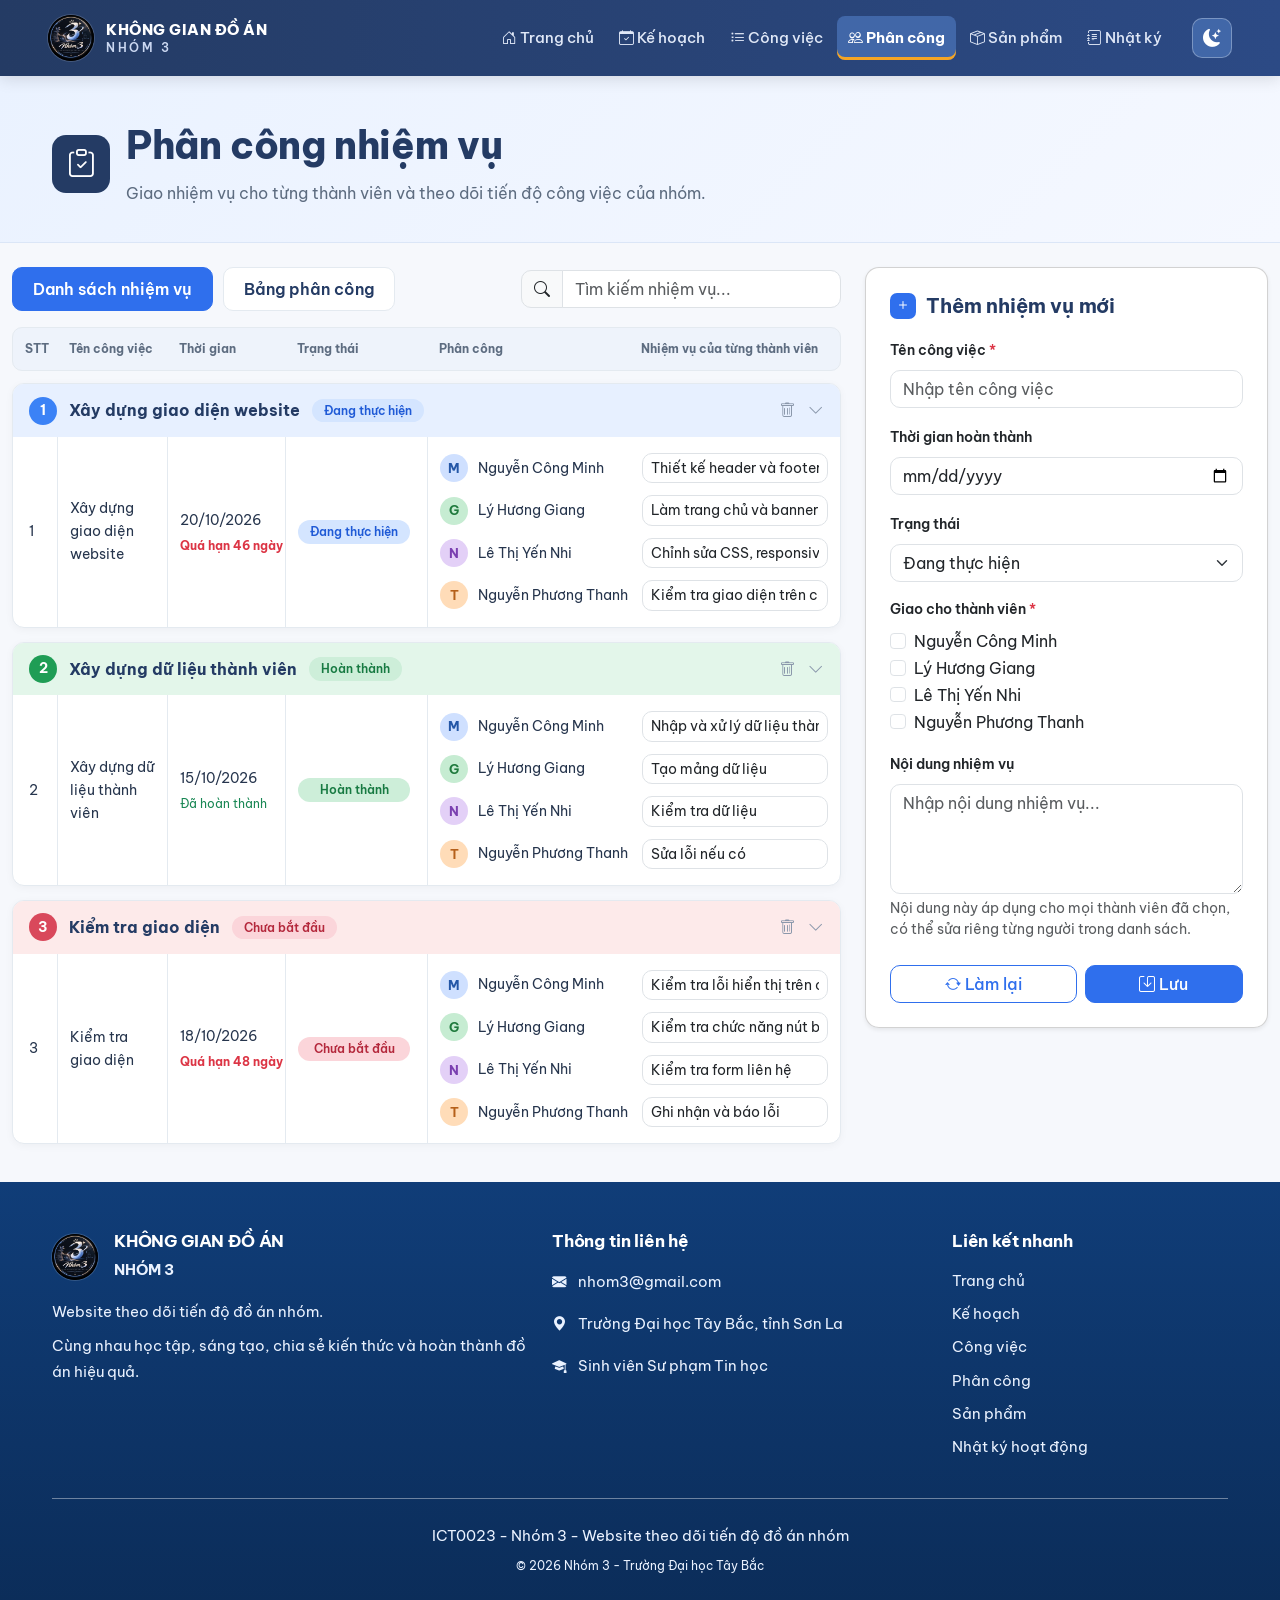
<file: phan-cong.html>
<!DOCTYPE html>
<html lang="vi">
<head>
    <meta charset="UTF-8">
    <meta name="viewport" content="width=device-width, initial-scale=1.0">
    <title>Phân công | Nhóm 3</title>
   <link rel="icon" type="image/png" href="image/logo2.png?v=2">
    <link rel="preconnect" href="https://fonts.googleapis.com">
    <link rel="preconnect" href="https://fonts.gstatic.com" crossorigin>
    <link href="https://fonts.googleapis.com/css2?family=Be+Vietnam+Pro:wght@400;500;600;700;800&display=swap" rel="stylesheet">
    <link href="https://cdn.jsdelivr.net/npm/bootstrap@5.3.3/dist/css/bootstrap.min.css" rel="stylesheet">
    <link href="https://cdn.jsdelivr.net/npm/bootstrap-icons@1.11.3/font/bootstrap-icons.min.css" rel="stylesheet">
    <link rel="stylesheet" href="style.css">
    <link rel="stylesheet" href="phan-cong.css">
</head>
<body data-trang="phan-cong">

    <header>
        <nav class="navbar navbar-expand-lg navbar-dark thanh-menu">
            <div class="container-fluid px-3 px-lg-5">

                <a class="navbar-brand logo-nhom" href="index.html">
                    <span class="logo-icon">
                        <img src="image/logo1.jpg" alt="Logo Nhóm 3">
                    </span>
                    <span class="logo-text">
                        <strong>KHÔNG GIAN ĐỒ ÁN</strong>
                        <small>NHÓM 3</small>
                    </span>
                </a>

                <button class="navbar-toggler" type="button"
                        data-bs-toggle="collapse" data-bs-target="#menuNhom3"
                        aria-controls="menuNhom3" aria-expanded="false"
                        aria-label="Mở thanh điều hướng">
                    <span class="navbar-toggler-icon"></span>
                </button>

                <div class="collapse navbar-collapse" id="menuNhom3">
                    <ul class="navbar-nav ms-auto align-items-lg-center">
                    <li class="nav-item">
                        <a class="nav-link" href="index.html">
                            <i class="bi bi-house-door"></i> Trang chủ
                        </a>
                    </li>
                    <li class="nav-item">
                        <a class="nav-link" href="ke-hoach.html">
                            <i class="bi bi-calendar-check"></i> Kế hoạch
                        </a>
                    </li>
                    <li class="nav-item">
                        <a class="nav-link" href="cong-viec.html">
                            <i class="bi bi-list-task"></i> Công việc
                        </a>
                    </li>
                    <li class="nav-item">
                        <a class="nav-link active" href="phan-cong.html" aria-current="page">
                            <i class="bi bi-people"></i> Phân công
                        </a>
                    </li>
                    <li class="nav-item">
                        <a class="nav-link" href="san-pham.html">
                            <i class="bi bi-box-seam"></i> Sản phẩm
                        </a>
                    </li>
                    <li class="nav-item">
                        <a class="nav-link" href="nhat-ky.html">
                            <i class="bi bi-journal-text"></i> Nhật ký
                        </a>
                    </li>

                        <li class="nav-item ms-lg-3">
                            <button type="button" id="themeBtn" class="btn nut-giao-dien"
                                    aria-label="Chuyển chế độ sáng tối" aria-pressed="false">
                                <i class="bi bi-moon-stars-fill"></i>
                                <span class="theme-text">Giao diện tối</span>
                            </button>
                        </li>
                    </ul>
                </div>
            </div>
        </nav>
    </header>

    <!-- Nơi hiện thông báo nổi -->
    <div id="thongBaoChung" class="thong-bao-noi" aria-live="polite"></div>


    <main>
        <section class="tieu-de-trang">
            <div class="container d-flex align-items-center gap-3">
                <span class="tieu-de-icon"><i class="bi bi-clipboard-check"></i></span>
                <div>
                    <h1>Phân công nhiệm vụ</h1>
                    <p>Giao nhiệm vụ cho từng thành viên và theo dõi tiến độ công việc của nhóm.</p>
                </div>
            </div>
        </section>

        <div class="container pc-rong py-4">
            <div class="row g-4 align-items-start">

                <!-- CỘT TRÁI: danh sách / bảng phân công -->
                <div class="col-12 col-xl-8">
                    <div class="d-flex flex-wrap justify-content-between align-items-center gap-3 mb-3">
                        <div class="pc-tabs" role="group" aria-label="Chế độ xem">
                            <button type="button" id="tabDanhSach" class="btn pc-tab active" aria-pressed="true">Danh sách nhiệm vụ</button>
                            <button type="button" id="tabBang" class="btn pc-tab" aria-pressed="false">Bảng phân công</button>
                        </div>
                        <div id="khungTimPC" class="input-group pc-tim">
                            <span class="input-group-text"><i class="bi bi-search"></i></span>
                            <input type="search" id="timPhanCong" class="form-control" placeholder="Tìm kiếm nhiệm vụ..." aria-label="Tìm kiếm nhiệm vụ">
                        </div>
                    </div>

                    <!-- Danh sách nhiệm vụ -->
                    <div id="khungDanhSachPC">
                        <div id="dauBangPC" class="pc-dau-bang" aria-hidden="true">
                            <span>STT</span><span>Tên công việc</span><span>Thời gian</span><span>Trạng thái</span>
                            <div class="pc-hai-cot"><span>Phân công</span><span>Nhiệm vụ của từng thành viên</span></div>
                        </div>
                        <div id="danhSachPC"></div>
                        <div id="thongBaoPhanCongRong" class="alert alert-info d-none">Chưa có nhiệm vụ phù hợp.</div>
                    </div>

                    <!-- Bảng thống kê theo thành viên -->
                    <div id="khungBangPC" class="table-responsive d-none">
                        <table class="table bang-the align-middle">
                            <thead>
                                <tr>
                                    <th scope="col">Thành viên</th>
                                    <th scope="col">Vai trò trong nhóm</th>
                                    <th scope="col">Số nhiệm vụ</th>
                                    <th scope="col">Hoàn thành</th>
                                    <th scope="col">Quá hạn</th>
                                    <th scope="col" style="min-width:170px">Tỷ lệ hoàn thành</th>
                                </tr>
                            </thead>
                            <tbody id="thanBangThongKe"></tbody>
                        </table>
                    </div>
                </div>

                <!-- CỘT PHẢI: thêm nhiệm vụ -->
                <aside class="col-12 col-xl-4">
                    <form id="formPhanCong" class="card pc-form shadow-sm" novalidate>
                        <div class="card-body p-4">
                            <h2 class="h5 pc-form-tieu-de"><span class="pc-them-icon"><i class="bi bi-plus"></i></span> Thêm nhiệm vụ mới</h2>

                            <div class="mb-3 nhom-truong">
                                <label for="tenPC" class="form-label">Tên công việc <span class="text-danger" aria-hidden="true">*</span></label>
                                <input type="text" class="form-control" id="tenPC" maxlength="120" placeholder="Nhập tên công việc">
                                <div class="invalid-feedback"></div>
                            </div>

                            <div class="mb-3 nhom-truong">
                                <label for="hanPC" class="form-label">Thời gian hoàn thành</label>
                                <input type="date" class="form-control" id="hanPC">
                                <div class="invalid-feedback"></div>
                            </div>

                            <div class="mb-3">
                                <label for="trangThaiPC" class="form-label">Trạng thái</label>
                                <select class="form-select" id="trangThaiPC"></select>
                            </div>

                            <div class="mb-3 nhom-truong">
                                <span class="form-label d-block">Giao cho thành viên <span class="text-danger" aria-hidden="true">*</span></span>
                                <div id="thanhVienPC"></div>
                                <div id="loiThanhVienPC" class="invalid-feedback d-block"></div>
                            </div>

                            <div class="mb-4 nhom-truong">
                                <label for="noiDungPC" class="form-label">Nội dung nhiệm vụ</label>
                                <textarea class="form-control" id="noiDungPC" rows="4" maxlength="150" placeholder="Nhập nội dung nhiệm vụ..."></textarea>
                                <div class="form-text">Nội dung này áp dụng cho mọi thành viên đã chọn, có thể sửa riêng từng người trong danh sách.</div>
                            </div>

                            <div class="d-flex gap-2">
                                <button type="reset" id="btnLamLaiPC" class="btn btn-outline-primary flex-fill"><i class="bi bi-arrow-repeat"></i> Làm lại</button>
                                <button type="submit" class="btn btn-primary flex-fill"><i class="bi bi-save"></i> Lưu</button>
                            </div>
                        </div>
                    </form>
                </aside>

            </div>
        </div>
    </main>


<footer class="chan-trang">
    <div class="container py-5">
        <div class="row g-4">

            <!-- Cột 1: Giới thiệu -->
            <div class="col-md-6 col-lg-5">
                <div class="d-flex align-items-center gap-3 mb-3">
                    <span class="logo-icon">
                        <img src="image/logo1.jpg" alt="Logo Nhóm 3">
                    </span>
                    <div>
                        <h3 class="h5 fw-bold mb-1">KHÔNG GIAN ĐỒ ÁN</h3>
                        <p class="mb-0 fw-bold">NHÓM 3</p>
                    </div>
                </div>

                <p class="mb-2">
                    Website theo dõi tiến độ đồ án nhóm.
                </p>
                <p class="mb-0">
                    Cùng nhau học tập, sáng tạo, chia sẻ kiến thức
                    và hoàn thành đồ án hiệu quả.
                </p>
            </div>

            <!-- Cột 2: Thông tin liên hệ -->
            <div class="col-md-6 col-lg-4">
                <h3 class="h5 fw-bold mb-3">Thông tin liên hệ</h3>

                <p>
                    <i class="bi bi-envelope-fill me-2"></i>
                    <a href="mailto:nhom3@gmail.com">
                        nhom3@gmail.com
                    </a>
                </p>

                <p>
                    <i class="bi bi-geo-alt-fill me-2"></i>
                    Trường Đại học Tây Bắc, tỉnh Sơn La
                </p>

                <p>
                    <i class="bi bi-mortarboard-fill me-2"></i>
                    Sinh viên Sư phạm Tin học
                </p>
            </div>

            <!-- Cột 3: Liên kết nhanh -->
            <div class="col-md-6 col-lg-3">
                <h3 class="h5 fw-bold mb-3">Liên kết nhanh</h3>

                <ul class="list-unstyled footer-links">
                    <li><a href="index.html">Trang chủ</a></li>
                    <li><a href="ke-hoach.html">Kế hoạch</a></li>
                    <li><a href="cong-viec.html">Công việc</a></li>
                    <li><a href="phan-cong.html">Phân công</a></li>
                    <li><a href="san-pham.html">Sản phẩm</a></li>
                    <li><a href="nhat-ky.html">Nhật ký hoạt động</a></li>
                </ul>
            </div>

        </div>

        <hr class="my-4">

        <div class="text-center">
            <p class="mb-1">
                ICT0023 - Nhóm 3 - Website theo dõi tiến độ đồ án nhóm
            </p>
            <small>
                &copy; 2026 Nhóm 3 - Trường Đại học Tây Bắc
            </small>
        </div>
    </div>
</footer>

  
   

    <!-- jQuery trước, Bootstrap sau, rồi dữ liệu và mã của nhóm -->
    <script src="https://code.jquery.com/jquery-3.7.1.min.js"></script>
    <script src="https://cdn.jsdelivr.net/npm/bootstrap@5.3.3/dist/js/bootstrap.bundle.min.js"></script>
    <script src="data.js"></script>
    <script src="script.js"></script>
    <script src="phan-cong.js"></script>

</body>
</html>
</file>
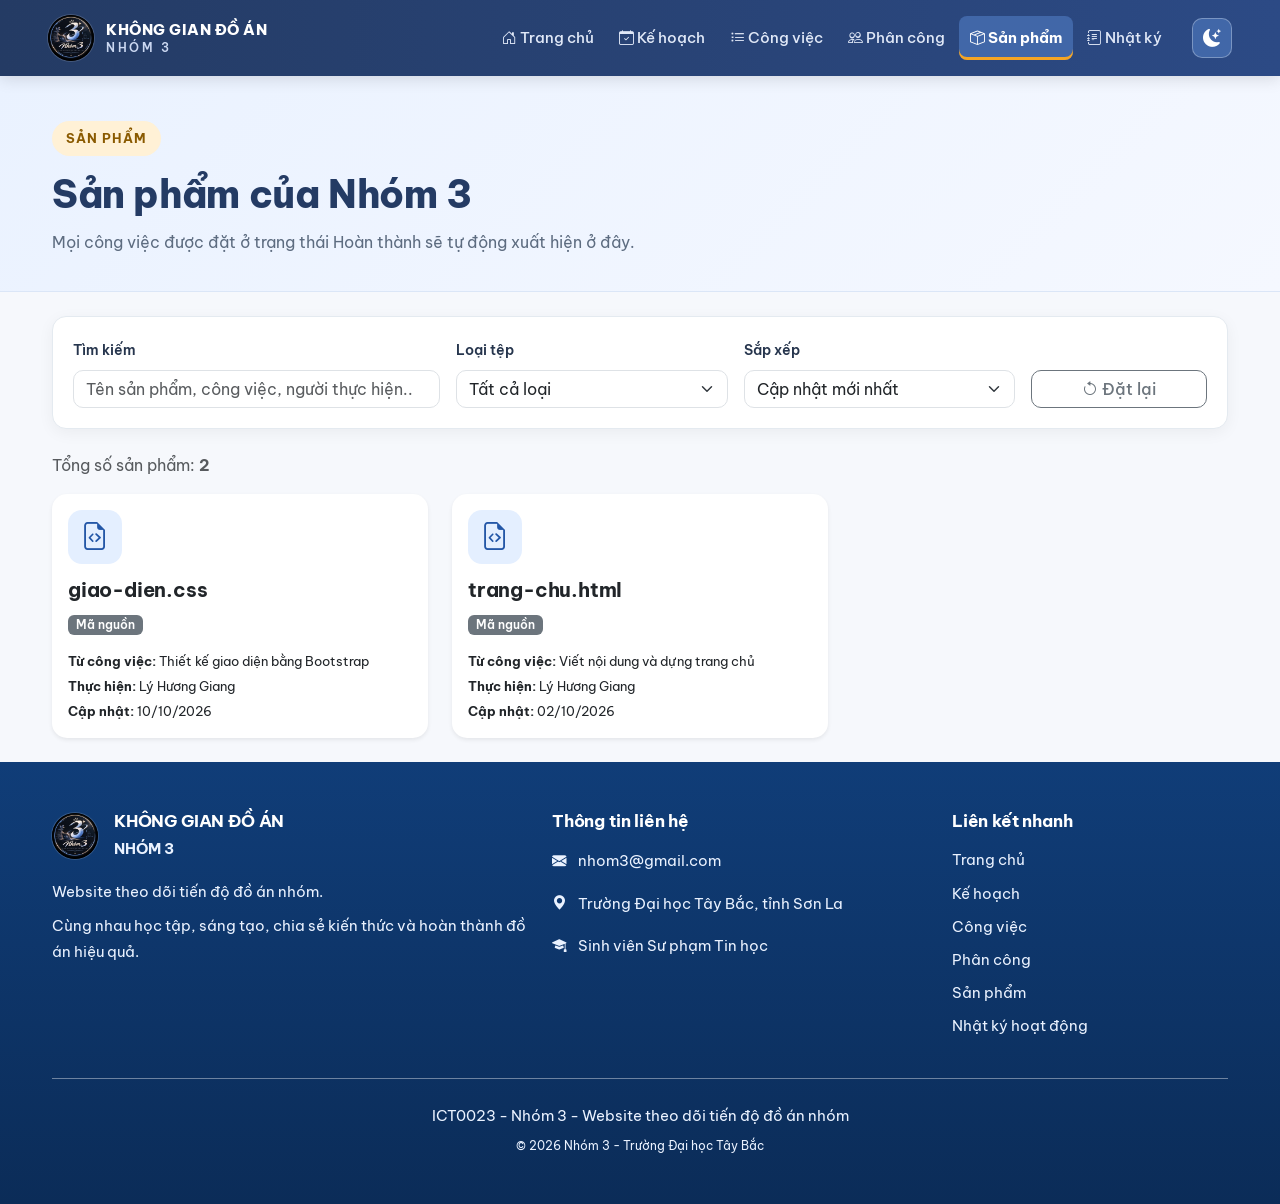
<file: san-pham.html>
<!DOCTYPE html>
<html lang="vi">
<head>
    <meta charset="UTF-8">
    <meta name="viewport" content="width=device-width, initial-scale=1.0">
    <title>Sản phẩm | Nhóm 3</title>
    <link rel="icon" type="image/png" href="image/logo2.png?v=2">
    <link rel="preconnect" href="https://fonts.googleapis.com">
    <link rel="preconnect" href="https://fonts.gstatic.com" crossorigin>
    <link href="https://fonts.googleapis.com/css2?family=Be+Vietnam+Pro:wght@400;500;600;700;800&display=swap" rel="stylesheet">
    <link href="https://cdn.jsdelivr.net/npm/bootstrap@5.3.3/dist/css/bootstrap.min.css" rel="stylesheet">
    <link href="https://cdn.jsdelivr.net/npm/bootstrap-icons@1.11.3/font/bootstrap-icons.min.css" rel="stylesheet">
    <link rel="stylesheet" href="style.css">
    <link rel="stylesheet" href="san-pham.css">
</head>
<body data-trang="san-pham">

    <header>
        <nav class="navbar navbar-expand-lg navbar-dark thanh-menu">
            <div class="container-fluid px-3 px-lg-5">

                <a class="navbar-brand logo-nhom" href="index.html">
                    <span class="logo-icon">
                        <img src="image/logo1.jpg" alt="Logo Nhóm 3">
                    </span>
                    <span class="logo-text">
                        <strong>KHÔNG GIAN ĐỒ ÁN</strong>
                        <small>NHÓM 3</small>
                    </span>
                </a>

                <button class="navbar-toggler" type="button"
                        data-bs-toggle="collapse" data-bs-target="#menuNhom3"
                        aria-controls="menuNhom3" aria-expanded="false"
                        aria-label="Mở thanh điều hướng">
                    <span class="navbar-toggler-icon"></span>
                </button>

                <div class="collapse navbar-collapse" id="menuNhom3">
                    <ul class="navbar-nav ms-auto align-items-lg-center">
                    <li class="nav-item">
                        <a class="nav-link" href="index.html">
                            <i class="bi bi-house-door"></i> Trang chủ
                        </a>
                    </li>
                    <li class="nav-item">
                        <a class="nav-link" href="ke-hoach.html">
                            <i class="bi bi-calendar-check"></i> Kế hoạch
                        </a>
                    </li>
                    <li class="nav-item">
                        <a class="nav-link" href="cong-viec.html">
                            <i class="bi bi-list-task"></i> Công việc
                        </a>
                    </li>
                    <li class="nav-item">
                        <a class="nav-link" href="phan-cong.html">
                            <i class="bi bi-people"></i> Phân công
                        </a>
                    </li>
                    <li class="nav-item">
                        <a class="nav-link active" href="san-pham.html" aria-current="page">
                            <i class="bi bi-box-seam"></i> Sản phẩm
                        </a>
                    </li>
                    <li class="nav-item">
                        <a class="nav-link" href="nhat-ky.html">
                            <i class="bi bi-journal-text"></i> Nhật ký
                        </a>
                    </li>

                        <li class="nav-item ms-lg-3">
                            <button type="button" id="themeBtn" class="btn nut-giao-dien"
                                    aria-label="Chuyển chế độ sáng tối" aria-pressed="false">
                                <i class="bi bi-moon-stars-fill"></i>
                                <span class="theme-text">Giao diện tối</span>
                            </button>
                        </li>
                    </ul>
                </div>
            </div>
        </nav>
    </header>

    <!-- Nơi hiện thông báo nổi -->
    <div id="thongBaoChung" class="thong-bao-noi" aria-live="polite"></div>


    <main>
        <section class="tieu-de-trang">
            <div class="container">
                <span class="nhan-tieu-de">SẢN PHẨM</span>
                <h1>Sản phẩm của Nhóm 3</h1>
                <p>Mọi công việc được đặt ở trạng thái Hoàn thành sẽ tự động xuất hiện ở đây.</p>
            </div>
        </section>

        <div class="container py-4">

            <div class="hop-cong-cu mb-4">
                <div class="row g-3 align-items-end">
                    <div class="col-12 col-lg-4">
                        <label for="timSanPham" class="form-label">Tìm kiếm</label>
                        <input type="search" id="timSanPham" class="form-control" placeholder="Tên sản phẩm, công việc, người thực hiện...">
                    </div>
                    <div class="col-6 col-lg-3">
                        <label for="locLoaiSanPham" class="form-label">Loại tệp</label>
                        <select id="locLoaiSanPham" class="form-select">
                            <option value="all">Tất cả loại</option>
                            <option value="tai-lieu">Tài liệu</option>
                            <option value="trinh-chieu">Trình chiếu</option>
                            <option value="bang-tinh">Bảng tính</option>
                            <option value="ma-nguon">Mã nguồn</option>
                            <option value="hinh-anh">Hình ảnh</option>
                            <option value="khac">Khác / chưa đính kèm tệp</option>
                        </select>
                    </div>
                    <div class="col-6 col-lg-3">
                        <label for="sapXepSanPham" class="form-label">Sắp xếp</label>
                        <select id="sapXepSanPham" class="form-select">
                            <option value="moi-nhat">Cập nhật mới nhất</option>
                            <option value="ten">Tên A - Z</option>
                        </select>
                    </div>
                    <div class="col-12 col-lg-2 d-grid">
                        <button type="button" id="btnDatLaiSP" class="btn btn-outline-secondary">
                            <i class="bi bi-arrow-counterclockwise"></i> Đặt lại
                        </button>
                    </div>
                </div>
            </div>

            <p class="text-muted">Tổng số sản phẩm: <strong id="tongSanPham">0</strong></p>

            <div id="danhSachSanPham" class="row g-4"></div>

            <div id="thongBaoSanPham" class="alert alert-info d-none">
                Chưa có sản phẩm phù hợp. Hãy đặt một công việc ở trạng thái <strong>Hoàn thành</strong> tại trang
                <a href="cong-viec.html" class="alert-link">Công việc</a>.
            </div>
        </div>
    </main>



<footer class="chan-trang">
    <div class="container py-5">
        <div class="row g-4">

            <!-- Cột 1: Giới thiệu -->
            <div class="col-md-6 col-lg-5">
                <div class="d-flex align-items-center gap-3 mb-3">
                    <span class="logo-icon">
                        <img src="image/logo1.jpg" alt="Logo Nhóm 3">
                    </span>
                    <div>
                        <h3 class="h5 fw-bold mb-1">KHÔNG GIAN ĐỒ ÁN</h3>
                        <p class="mb-0 fw-bold">NHÓM 3</p>
                    </div>
                </div>

                <p class="mb-2">
                    Website theo dõi tiến độ đồ án nhóm.
                </p>
                <p class="mb-0">
                    Cùng nhau học tập, sáng tạo, chia sẻ kiến thức
                    và hoàn thành đồ án hiệu quả.
                </p>
            </div>

            <!-- Cột 2: Thông tin liên hệ -->
            <div class="col-md-6 col-lg-4">
                <h3 class="h5 fw-bold mb-3">Thông tin liên hệ</h3>

                <p>
                    <i class="bi bi-envelope-fill me-2"></i>
                    <a href="mailto:nhom3@gmail.com">
                        nhom3@gmail.com
                    </a>
                </p>

                <p>
                    <i class="bi bi-geo-alt-fill me-2"></i>
                    Trường Đại học Tây Bắc, tỉnh Sơn La
                </p>

                <p>
                    <i class="bi bi-mortarboard-fill me-2"></i>
                    Sinh viên Sư phạm Tin học
                </p>
            </div>

            <!-- Cột 3: Liên kết nhanh -->
            <div class="col-md-6 col-lg-3">
                <h3 class="h5 fw-bold mb-3">Liên kết nhanh</h3>

                <ul class="list-unstyled footer-links">
                    <li><a href="index.html">Trang chủ</a></li>
                    <li><a href="ke-hoach.html">Kế hoạch</a></li>
                    <li><a href="cong-viec.html">Công việc</a></li>
                    <li><a href="phan-cong.html">Phân công</a></li>
                    <li><a href="san-pham.html">Sản phẩm</a></li>
                    <li><a href="nhat-ky.html">Nhật ký hoạt động</a></li>
                </ul>
            </div>

        </div>

        <hr class="my-4">

        <div class="text-center">
            <p class="mb-1">
                ICT0023 - Nhóm 3 - Website theo dõi tiến độ đồ án nhóm
            </p>
            <small>
                &copy; 2026 Nhóm 3 - Trường Đại học Tây Bắc
            </small>
        </div>
    </div>
</footer>
    <!-- jQuery trước, Bootstrap sau, rồi dữ liệu và mã của nhóm -->
    <script src="https://code.jquery.com/jquery-3.7.1.min.js"></script>
    <script src="https://cdn.jsdelivr.net/npm/bootstrap@5.3.3/dist/js/bootstrap.bundle.min.js"></script>
    <script src="data.js"></script>
    <script src="script.js"></script>
    <script src="san-pham.js"></script>

</body>
</html>
</file>
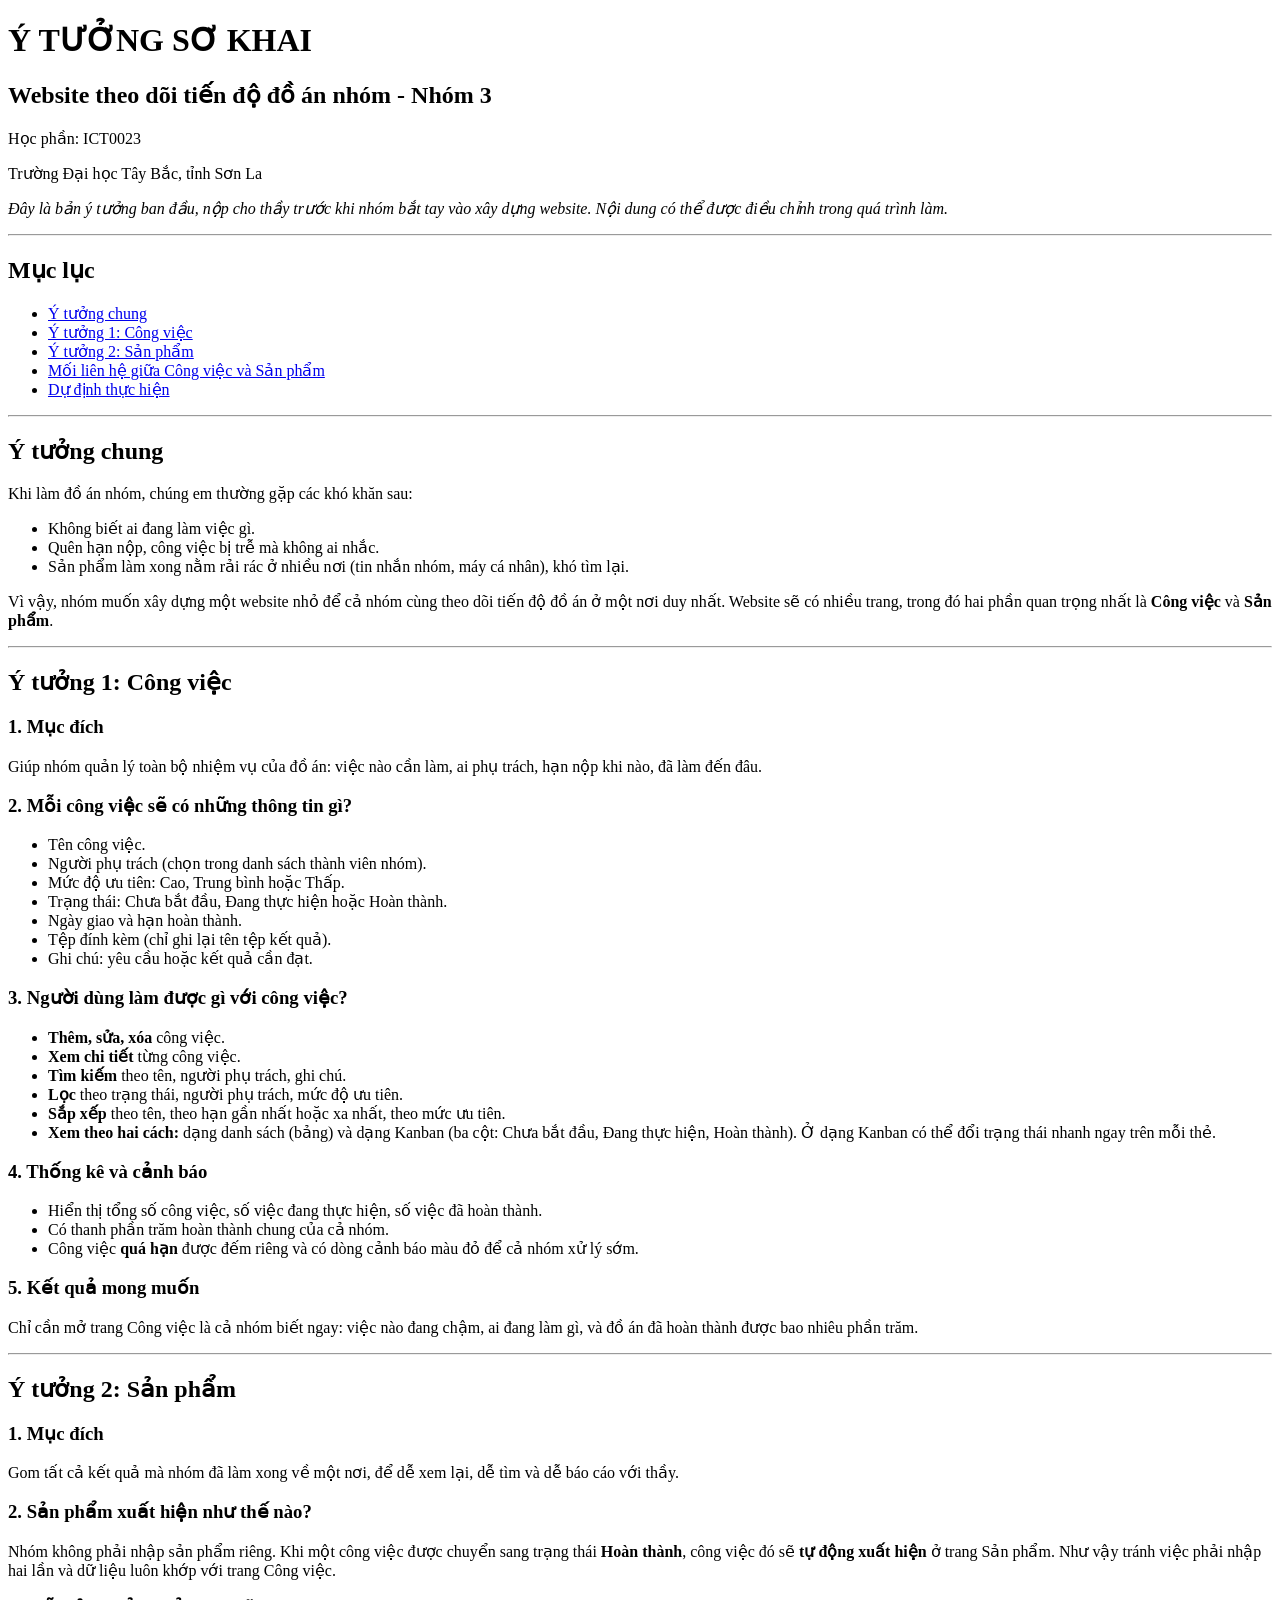
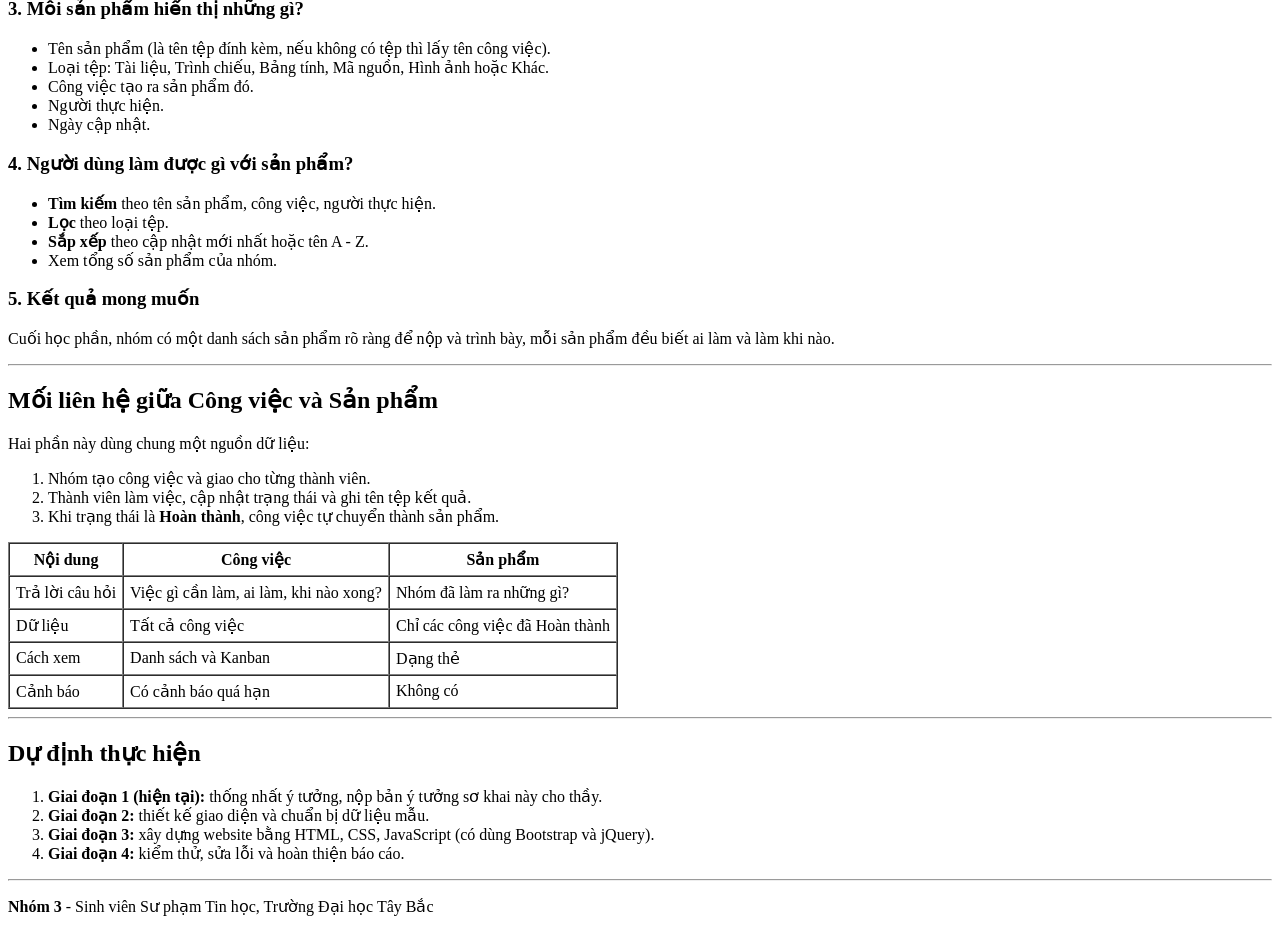
<file: y-tuong-giang.html>
<!DOCTYPE html>
<html lang="vi">
<head>
<meta charset="UTF-8">
<title>Ý tưởng sơ khai - Website theo dõi tiến độ đồ án Nhóm 3</title>
</head>
<body>

<h1>Ý TƯỞNG SƠ KHAI</h1>
<h2>Website theo dõi tiến độ đồ án nhóm - Nhóm 3</h2>
<p>Học phần: ICT0023</p>
<p>Trường Đại học Tây Bắc, tỉnh Sơn La</p>
<p><em>Đây là bản ý tưởng ban đầu, nộp cho thầy trước khi nhóm bắt tay vào xây dựng website. Nội dung có thể được điều chỉnh trong quá trình làm.</em></p>

<hr>

<h2>Mục lục</h2>
<ul>
    <li><a href="#chung">Ý tưởng chung</a></li>
    <li><a href="#cong-viec">Ý tưởng 1: Công việc</a></li>
    <li><a href="#san-pham">Ý tưởng 2: Sản phẩm</a></li>
    <li><a href="#lien-ket">Mối liên hệ giữa Công việc và Sản phẩm</a></li>
    <li><a href="#ke-hoach">Dự định thực hiện</a></li>
</ul>

<hr>

<h2 id="chung">Ý tưởng chung</h2>
<p>Khi làm đồ án nhóm, chúng em thường gặp các khó khăn sau:</p>
<ul>
    <li>Không biết ai đang làm việc gì.</li>
    <li>Quên hạn nộp, công việc bị trễ mà không ai nhắc.</li>
    <li>Sản phẩm làm xong nằm rải rác ở nhiều nơi (tin nhắn nhóm, máy cá nhân), khó tìm lại.</li>
</ul>
<p>Vì vậy, nhóm muốn xây dựng một website nhỏ để cả nhóm cùng theo dõi tiến độ đồ án ở một nơi duy nhất. Website sẽ có nhiều trang, trong đó hai phần quan trọng nhất là <strong>Công việc</strong> và <strong>Sản phẩm</strong>.</p>

<hr>

<h2 id="cong-viec">Ý tưởng 1: Công việc</h2>

<h3>1. Mục đích</h3>
<p>Giúp nhóm quản lý toàn bộ nhiệm vụ của đồ án: việc nào cần làm, ai phụ trách, hạn nộp khi nào, đã làm đến đâu.</p>

<h3>2. Mỗi công việc sẽ có những thông tin gì?</h3>
<ul>
    <li>Tên công việc.</li>
    <li>Người phụ trách (chọn trong danh sách thành viên nhóm).</li>
    <li>Mức độ ưu tiên: Cao, Trung bình hoặc Thấp.</li>
    <li>Trạng thái: Chưa bắt đầu, Đang thực hiện hoặc Hoàn thành.</li>
    <li>Ngày giao và hạn hoàn thành.</li>
    <li>Tệp đính kèm (chỉ ghi lại tên tệp kết quả).</li>
    <li>Ghi chú: yêu cầu hoặc kết quả cần đạt.</li>
</ul>

<h3>3. Người dùng làm được gì với công việc?</h3>
<ul>
    <li><strong>Thêm, sửa, xóa</strong> công việc.</li>
    <li><strong>Xem chi tiết</strong> từng công việc.</li>
    <li><strong>Tìm kiếm</strong> theo tên, người phụ trách, ghi chú.</li>
    <li><strong>Lọc</strong> theo trạng thái, người phụ trách, mức độ ưu tiên.</li>
    <li><strong>Sắp xếp</strong> theo tên, theo hạn gần nhất hoặc xa nhất, theo mức ưu tiên.</li>
    <li><strong>Xem theo hai cách:</strong> dạng danh sách (bảng) và dạng Kanban (ba cột: Chưa bắt đầu, Đang thực hiện, Hoàn thành). Ở dạng Kanban có thể đổi trạng thái nhanh ngay trên mỗi thẻ.</li>
</ul>

<h3>4. Thống kê và cảnh báo</h3>
<ul>
    <li>Hiển thị tổng số công việc, số việc đang thực hiện, số việc đã hoàn thành.</li>
    <li>Có thanh phần trăm hoàn thành chung của cả nhóm.</li>
    <li>Công việc <strong>quá hạn</strong> được đếm riêng và có dòng cảnh báo màu đỏ để cả nhóm xử lý sớm.</li>
</ul>

<h3>5. Kết quả mong muốn</h3>
<p>Chỉ cần mở trang Công việc là cả nhóm biết ngay: việc nào đang chậm, ai đang làm gì, và đồ án đã hoàn thành được bao nhiêu phần trăm.</p>

<hr>

<h2 id="san-pham">Ý tưởng 2: Sản phẩm</h2>

<h3>1. Mục đích</h3>
<p>Gom tất cả kết quả mà nhóm đã làm xong về một nơi, để dễ xem lại, dễ tìm và dễ báo cáo với thầy.</p>

<h3>2. Sản phẩm xuất hiện như thế nào?</h3>
<p>Nhóm không phải nhập sản phẩm riêng. Khi một công việc được chuyển sang trạng thái <strong>Hoàn thành</strong>, công việc đó sẽ <strong>tự động xuất hiện</strong> ở trang Sản phẩm. Như vậy tránh việc phải nhập hai lần và dữ liệu luôn khớp với trang Công việc.</p>

<h3>3. Mỗi sản phẩm hiển thị những gì?</h3>
<ul>
    <li>Tên sản phẩm (là tên tệp đính kèm, nếu không có tệp thì lấy tên công việc).</li>
    <li>Loại tệp: Tài liệu, Trình chiếu, Bảng tính, Mã nguồn, Hình ảnh hoặc Khác.</li>
    <li>Công việc tạo ra sản phẩm đó.</li>
    <li>Người thực hiện.</li>
    <li>Ngày cập nhật.</li>
</ul>

<h3>4. Người dùng làm được gì với sản phẩm?</h3>
<ul>
    <li><strong>Tìm kiếm</strong> theo tên sản phẩm, công việc, người thực hiện.</li>
    <li><strong>Lọc</strong> theo loại tệp.</li>
    <li><strong>Sắp xếp</strong> theo cập nhật mới nhất hoặc tên A - Z.</li>
    <li>Xem tổng số sản phẩm của nhóm.</li>
</ul>

<h3>5. Kết quả mong muốn</h3>
<p>Cuối học phần, nhóm có một danh sách sản phẩm rõ ràng để nộp và trình bày, mỗi sản phẩm đều biết ai làm và làm khi nào.</p>

<hr>

<h2 id="lien-ket">Mối liên hệ giữa Công việc và Sản phẩm</h2>
<p>Hai phần này dùng chung một nguồn dữ liệu:</p>
<ol>
    <li>Nhóm tạo công việc và giao cho từng thành viên.</li>
    <li>Thành viên làm việc, cập nhật trạng thái và ghi tên tệp kết quả.</li>
    <li>Khi trạng thái là <strong>Hoàn thành</strong>, công việc tự chuyển thành sản phẩm.</li>
</ol>

<table border="1" cellpadding="6" cellspacing="0">
    <thead>
        <tr>
            <th>Nội dung</th>
            <th>Công việc</th>
            <th>Sản phẩm</th>
        </tr>
    </thead>
    <tbody>
        <tr>
            <td>Trả lời câu hỏi</td>
            <td>Việc gì cần làm, ai làm, khi nào xong?</td>
            <td>Nhóm đã làm ra những gì?</td>
        </tr>
        <tr>
            <td>Dữ liệu</td>
            <td>Tất cả công việc</td>
            <td>Chỉ các công việc đã Hoàn thành</td>
        </tr>
        <tr>
            <td>Cách xem</td>
            <td>Danh sách và Kanban</td>
            <td>Dạng thẻ</td>
        </tr>
        <tr>
            <td>Cảnh báo</td>
            <td>Có cảnh báo quá hạn</td>
            <td>Không có</td>
        </tr>
    </tbody>
</table>

<hr>

<h2 id="ke-hoach">Dự định thực hiện</h2>
<ol>
    <li><strong>Giai đoạn 1 (hiện tại):</strong> thống nhất ý tưởng, nộp bản ý tưởng sơ khai này cho thầy.</li>
    <li><strong>Giai đoạn 2:</strong> thiết kế giao diện và chuẩn bị dữ liệu mẫu.</li>
    <li><strong>Giai đoạn 3:</strong> xây dựng website bằng HTML, CSS, JavaScript (có dùng Bootstrap và jQuery).</li>
    <li><strong>Giai đoạn 4:</strong> kiểm thử, sửa lỗi và hoàn thiện báo cáo.</li>
</ol>

<hr>

<p><strong>Nhóm 3</strong> - Sinh viên Sư phạm Tin học, Trường Đại học Tây Bắc</p>

</body>
</html>
</file>
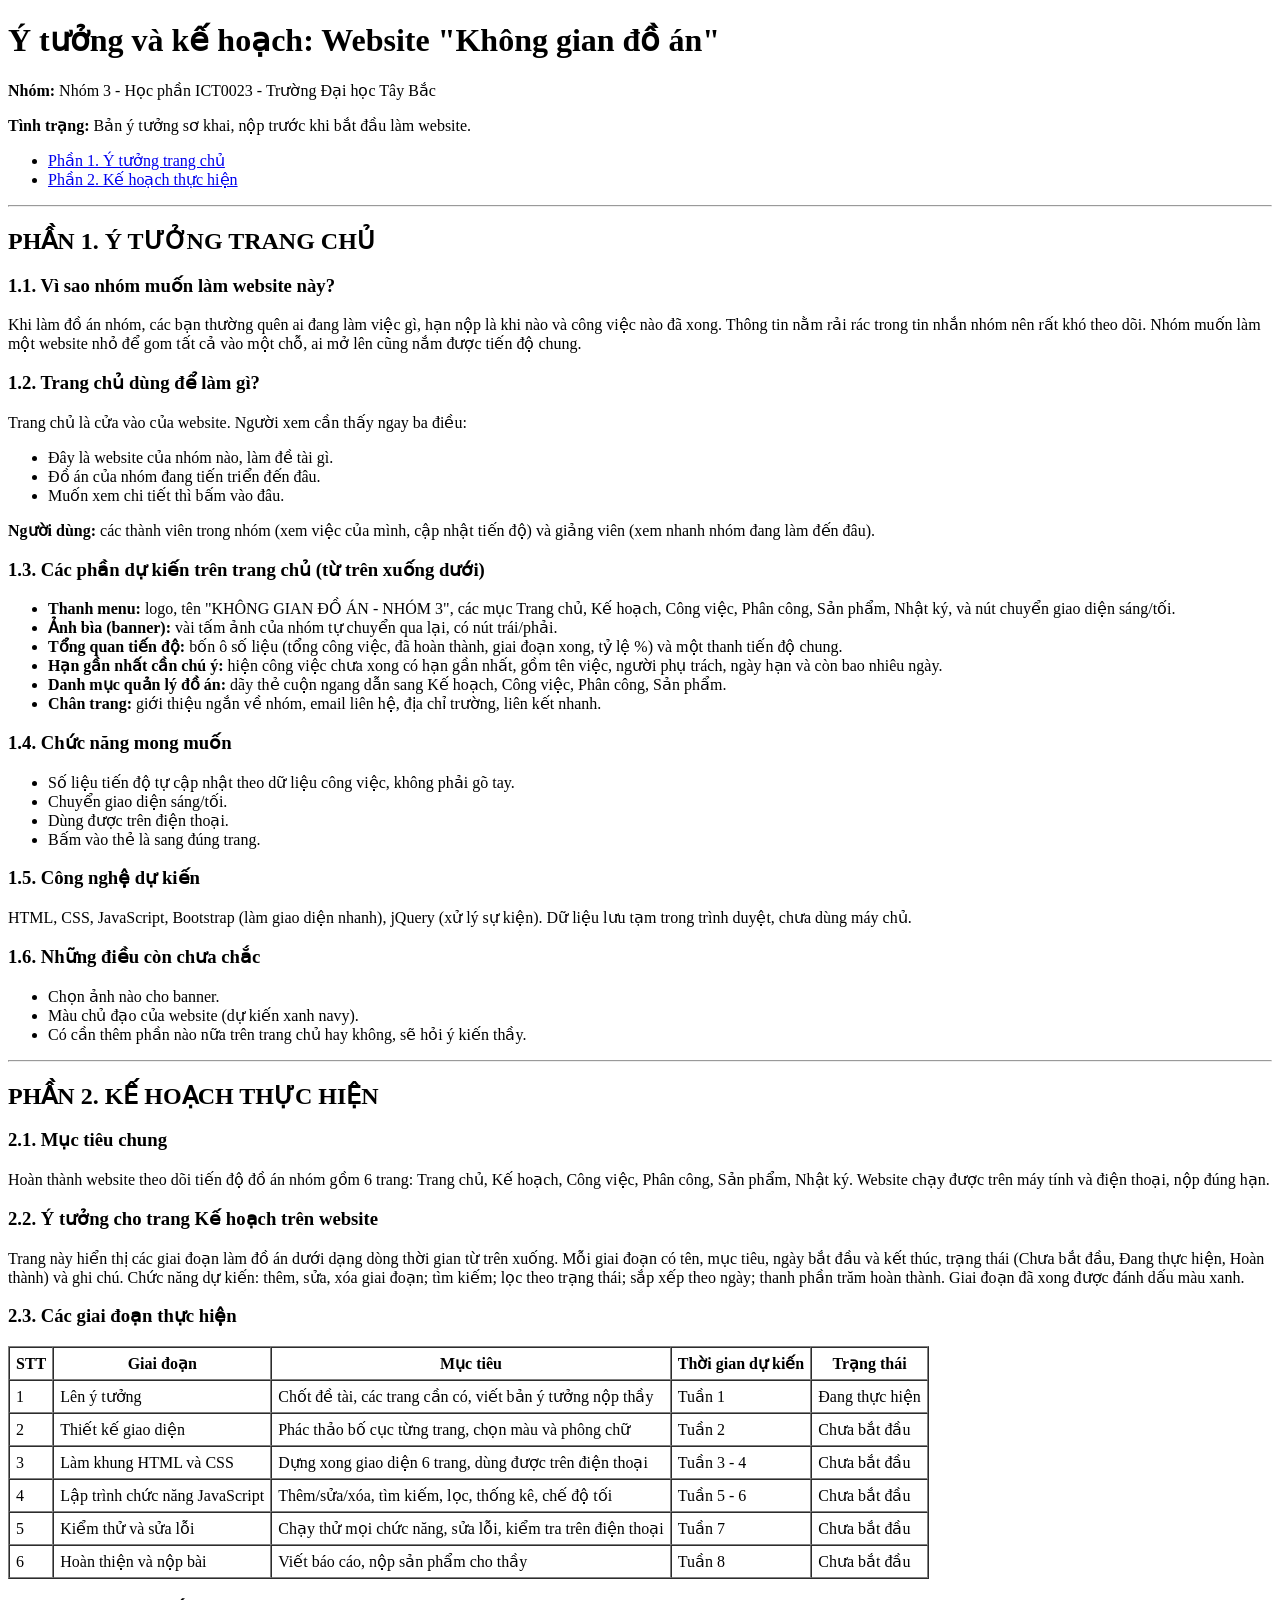
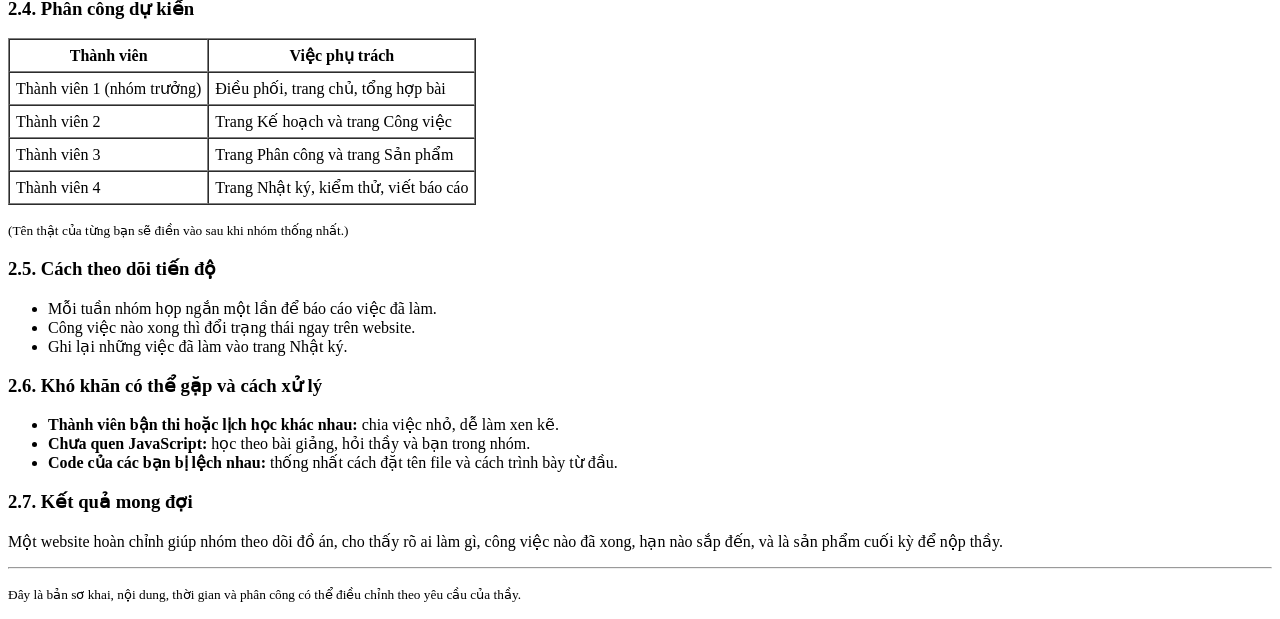
<file: y-tuong-minh.html>
<!DOCTYPE html>
<html lang="vi">
<head>
<meta charset="UTF-8">
<title>Ý tưởng và kế hoạch | Nhóm 3</title>
</head>
<body>

<h1>Ý tưởng và kế hoạch: Website "Không gian đồ án"</h1>
<p><b>Nhóm:</b> Nhóm 3 - Học phần ICT0023 - Trường Đại học Tây Bắc</p>
<p><b>Tình trạng:</b> Bản ý tưởng sơ khai, nộp trước khi bắt đầu làm website.</p>

<ul>
  <li><a href="#y-tuong">Phần 1. Ý tưởng trang chủ</a></li>
  <li><a href="#ke-hoach">Phần 2. Kế hoạch thực hiện</a></li>
</ul>

<hr>

<h2 id="y-tuong">PHẦN 1. Ý TƯỞNG TRANG CHỦ</h2>

<h3>1.1. Vì sao nhóm muốn làm website này?</h3>
<p>Khi làm đồ án nhóm, các bạn thường quên ai đang làm việc gì, hạn nộp là khi nào và công việc nào đã xong. Thông tin nằm rải rác trong tin nhắn nhóm nên rất khó theo dõi. Nhóm muốn làm một website nhỏ để gom tất cả vào một chỗ, ai mở lên cũng nắm được tiến độ chung.</p>

<h3>1.2. Trang chủ dùng để làm gì?</h3>
<p>Trang chủ là cửa vào của website. Người xem cần thấy ngay ba điều:</p>
<ul>
  <li>Đây là website của nhóm nào, làm đề tài gì.</li>
  <li>Đồ án của nhóm đang tiến triển đến đâu.</li>
  <li>Muốn xem chi tiết thì bấm vào đâu.</li>
</ul>
<p><b>Người dùng:</b> các thành viên trong nhóm (xem việc của mình, cập nhật tiến độ) và giảng viên (xem nhanh nhóm đang làm đến đâu).</p>

<h3>1.3. Các phần dự kiến trên trang chủ (từ trên xuống dưới)</h3>
<ul>
  <li><b>Thanh menu:</b> logo, tên "KHÔNG GIAN ĐỒ ÁN - NHÓM 3", các mục Trang chủ, Kế hoạch, Công việc, Phân công, Sản phẩm, Nhật ký, và nút chuyển giao diện sáng/tối.</li>
  <li><b>Ảnh bìa (banner):</b> vài tấm ảnh của nhóm tự chuyển qua lại, có nút trái/phải.</li>
  <li><b>Tổng quan tiến độ:</b> bốn ô số liệu (tổng công việc, đã hoàn thành, giai đoạn xong, tỷ lệ %) và một thanh tiến độ chung.</li>
  <li><b>Hạn gần nhất cần chú ý:</b> hiện công việc chưa xong có hạn gần nhất, gồm tên việc, người phụ trách, ngày hạn và còn bao nhiêu ngày.</li>
  <li><b>Danh mục quản lý đồ án:</b> dãy thẻ cuộn ngang dẫn sang Kế hoạch, Công việc, Phân công, Sản phẩm.</li>
  <li><b>Chân trang:</b> giới thiệu ngắn về nhóm, email liên hệ, địa chỉ trường, liên kết nhanh.</li>
</ul>

<h3>1.4. Chức năng mong muốn</h3>
<ul>
  <li>Số liệu tiến độ tự cập nhật theo dữ liệu công việc, không phải gõ tay.</li>
  <li>Chuyển giao diện sáng/tối.</li>
  <li>Dùng được trên điện thoại.</li>
  <li>Bấm vào thẻ là sang đúng trang.</li>
</ul>

<h3>1.5. Công nghệ dự kiến</h3>
<p>HTML, CSS, JavaScript, Bootstrap (làm giao diện nhanh), jQuery (xử lý sự kiện). Dữ liệu lưu tạm trong trình duyệt, chưa dùng máy chủ.</p>

<h3>1.6. Những điều còn chưa chắc</h3>
<ul>
  <li>Chọn ảnh nào cho banner.</li>
  <li>Màu chủ đạo của website (dự kiến xanh navy).</li>
  <li>Có cần thêm phần nào nữa trên trang chủ hay không, sẽ hỏi ý kiến thầy.</li>
</ul>

<hr>

<h2 id="ke-hoach">PHẦN 2. KẾ HOẠCH THỰC HIỆN</h2>

<h3>2.1. Mục tiêu chung</h3>
<p>Hoàn thành website theo dõi tiến độ đồ án nhóm gồm 6 trang: Trang chủ, Kế hoạch, Công việc, Phân công, Sản phẩm, Nhật ký. Website chạy được trên máy tính và điện thoại, nộp đúng hạn.</p>

<h3>2.2. Ý tưởng cho trang Kế hoạch trên website</h3>
<p>Trang này hiển thị các giai đoạn làm đồ án dưới dạng dòng thời gian từ trên xuống. Mỗi giai đoạn có tên, mục tiêu, ngày bắt đầu và kết thúc, trạng thái (Chưa bắt đầu, Đang thực hiện, Hoàn thành) và ghi chú. Chức năng dự kiến: thêm, sửa, xóa giai đoạn; tìm kiếm; lọc theo trạng thái; sắp xếp theo ngày; thanh phần trăm hoàn thành. Giai đoạn đã xong được đánh dấu màu xanh.</p>

<h3>2.3. Các giai đoạn thực hiện</h3>
<table border="1" cellpadding="6" cellspacing="0">
  <tr>
    <th>STT</th>
    <th>Giai đoạn</th>
    <th>Mục tiêu</th>
    <th>Thời gian dự kiến</th>
    <th>Trạng thái</th>
  </tr>
  <tr>
    <td>1</td>
    <td>Lên ý tưởng</td>
    <td>Chốt đề tài, các trang cần có, viết bản ý tưởng nộp thầy</td>
    <td>Tuần 1</td>
    <td>Đang thực hiện</td>
  </tr>
  <tr>
    <td>2</td>
    <td>Thiết kế giao diện</td>
    <td>Phác thảo bố cục từng trang, chọn màu và phông chữ</td>
    <td>Tuần 2</td>
    <td>Chưa bắt đầu</td>
  </tr>
  <tr>
    <td>3</td>
    <td>Làm khung HTML và CSS</td>
    <td>Dựng xong giao diện 6 trang, dùng được trên điện thoại</td>
    <td>Tuần 3 - 4</td>
    <td>Chưa bắt đầu</td>
  </tr>
  <tr>
    <td>4</td>
    <td>Lập trình chức năng JavaScript</td>
    <td>Thêm/sửa/xóa, tìm kiếm, lọc, thống kê, chế độ tối</td>
    <td>Tuần 5 - 6</td>
    <td>Chưa bắt đầu</td>
  </tr>
  <tr>
    <td>5</td>
    <td>Kiểm thử và sửa lỗi</td>
    <td>Chạy thử mọi chức năng, sửa lỗi, kiểm tra trên điện thoại</td>
    <td>Tuần 7</td>
    <td>Chưa bắt đầu</td>
  </tr>
  <tr>
    <td>6</td>
    <td>Hoàn thiện và nộp bài</td>
    <td>Viết báo cáo, nộp sản phẩm cho thầy</td>
    <td>Tuần 8</td>
    <td>Chưa bắt đầu</td>
  </tr>
</table>

<h3>2.4. Phân công dự kiến</h3>
<table border="1" cellpadding="6" cellspacing="0">
  <tr>
    <th>Thành viên</th>
    <th>Việc phụ trách</th>
  </tr>
  <tr>
    <td>Thành viên 1 (nhóm trưởng)</td>
    <td>Điều phối, trang chủ, tổng hợp bài</td>
  </tr>
  <tr>
    <td>Thành viên 2</td>
    <td>Trang Kế hoạch và trang Công việc</td>
  </tr>
  <tr>
    <td>Thành viên 3</td>
    <td>Trang Phân công và trang Sản phẩm</td>
  </tr>
  <tr>
    <td>Thành viên 4</td>
    <td>Trang Nhật ký, kiểm thử, viết báo cáo</td>
  </tr>
</table>
<p><small>(Tên thật của từng bạn sẽ điền vào sau khi nhóm thống nhất.)</small></p>

<h3>2.5. Cách theo dõi tiến độ</h3>
<ul>
  <li>Mỗi tuần nhóm họp ngắn một lần để báo cáo việc đã làm.</li>
  <li>Công việc nào xong thì đổi trạng thái ngay trên website.</li>
  <li>Ghi lại những việc đã làm vào trang Nhật ký.</li>
</ul>

<h3>2.6. Khó khăn có thể gặp và cách xử lý</h3>
<ul>
  <li><b>Thành viên bận thi hoặc lịch học khác nhau:</b> chia việc nhỏ, dễ làm xen kẽ.</li>
  <li><b>Chưa quen JavaScript:</b> học theo bài giảng, hỏi thầy và bạn trong nhóm.</li>
  <li><b>Code của các bạn bị lệch nhau:</b> thống nhất cách đặt tên file và cách trình bày từ đầu.</li>
</ul>

<h3>2.7. Kết quả mong đợi</h3>
<p>Một website hoàn chỉnh giúp nhóm theo dõi đồ án, cho thấy rõ ai làm gì, công việc nào đã xong, hạn nào sắp đến, và là sản phẩm cuối kỳ để nộp thầy.</p>

<hr>
<p><small>Đây là bản sơ khai, nội dung, thời gian và phân công có thể điều chỉnh theo yêu cầu của thầy.</small></p>

</body>
</html>
</file>
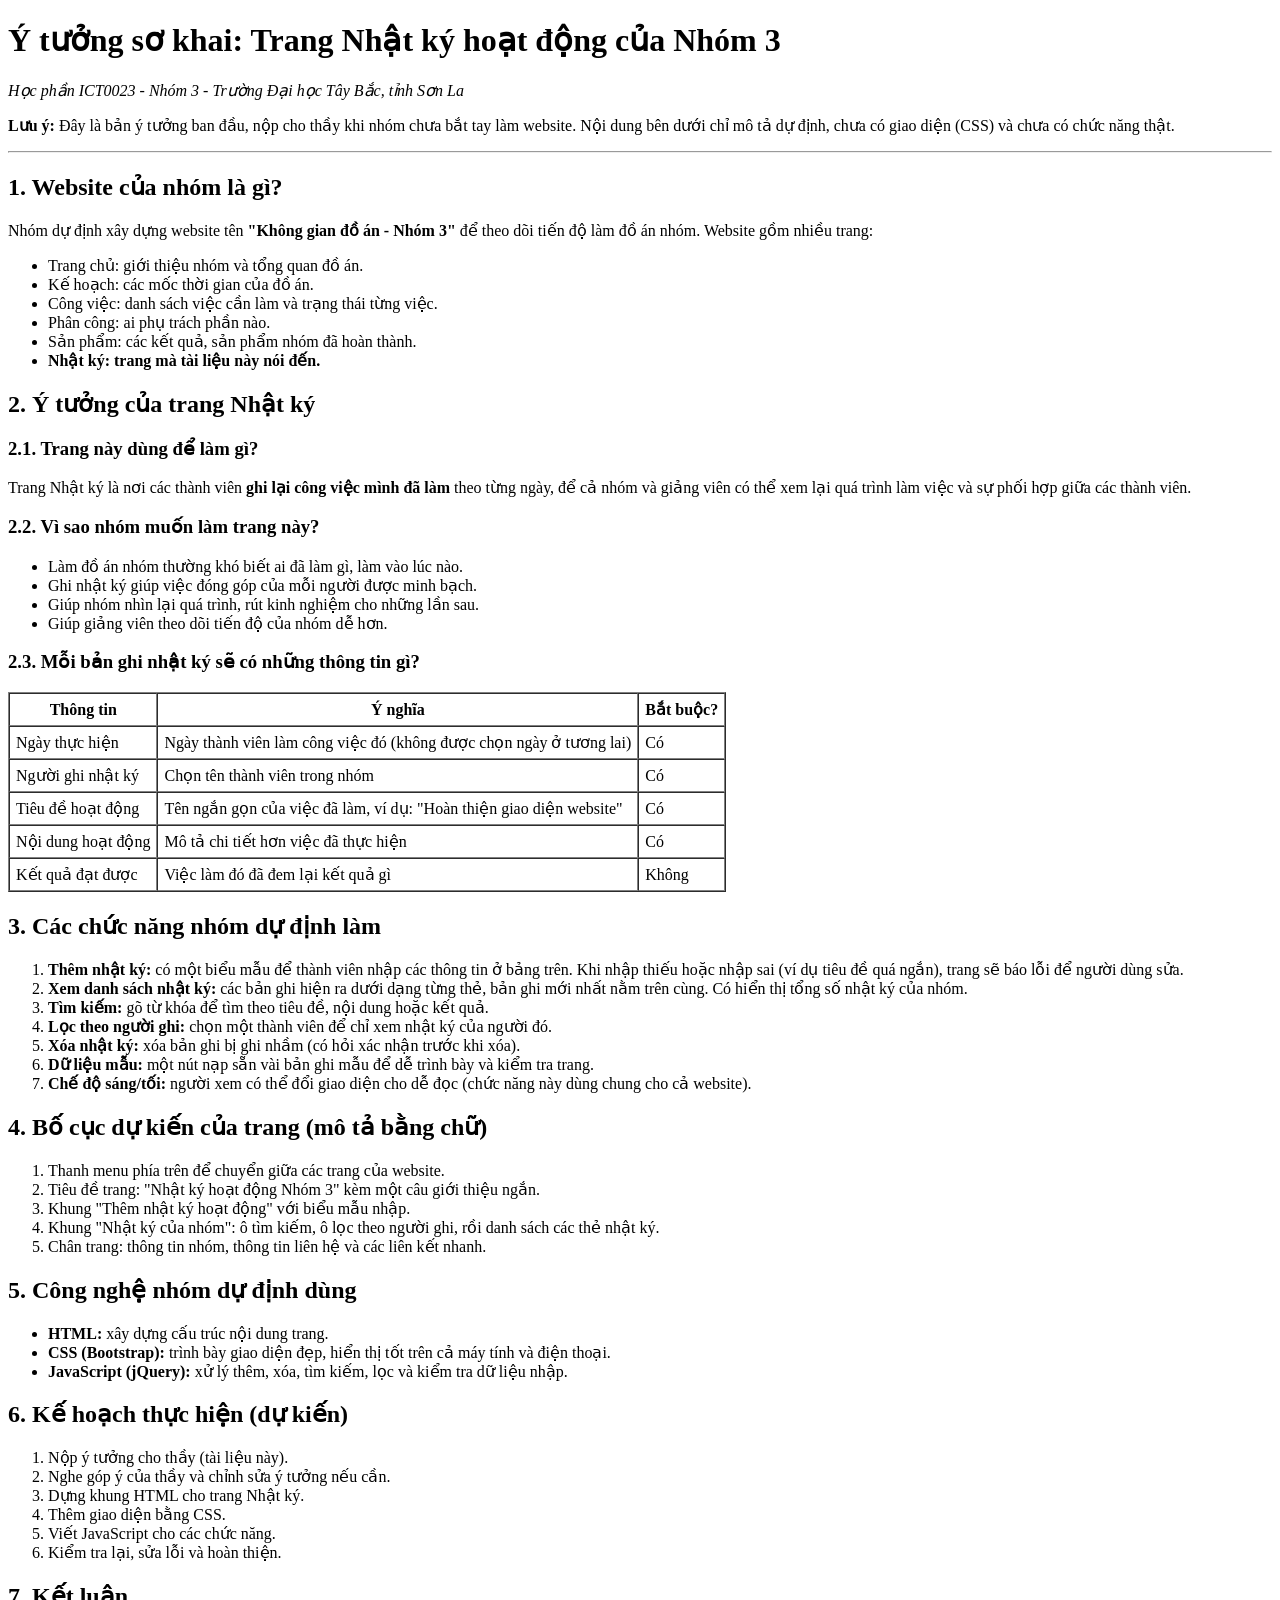
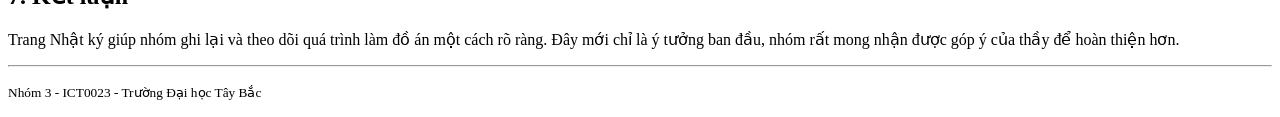
<file: y-tuong-nhi.html>
<!DOCTYPE html>
<html lang="vi">
<head>
    <meta charset="UTF-8">
    <meta name="viewport" content="width=device-width, initial-scale=1.0">
    <title>Ý tưởng trang Nhật ký | Nhóm 3</title>
</head>
<body>

    <h1>Ý tưởng sơ khai: Trang Nhật ký hoạt động của Nhóm 3</h1>
    <p><em>Học phần ICT0023 - Nhóm 3 - Trường Đại học Tây Bắc, tỉnh Sơn La</em></p>
    <p><strong>Lưu ý:</strong> Đây là bản ý tưởng ban đầu, nộp cho thầy khi nhóm chưa bắt tay làm website.
    Nội dung bên dưới chỉ mô tả dự định, chưa có giao diện (CSS) và chưa có chức năng thật.</p>

    <hr>

    <h2>1. Website của nhóm là gì?</h2>
    <p>
        Nhóm dự định xây dựng website tên <strong>"Không gian đồ án - Nhóm 3"</strong>
        để theo dõi tiến độ làm đồ án nhóm. Website gồm nhiều trang:
    </p>
    <ul>
        <li>Trang chủ: giới thiệu nhóm và tổng quan đồ án.</li>
        <li>Kế hoạch: các mốc thời gian của đồ án.</li>
        <li>Công việc: danh sách việc cần làm và trạng thái từng việc.</li>
        <li>Phân công: ai phụ trách phần nào.</li>
        <li>Sản phẩm: các kết quả, sản phẩm nhóm đã hoàn thành.</li>
        <li><strong>Nhật ký: trang mà tài liệu này nói đến.</strong></li>
    </ul>

    <h2>2. Ý tưởng của trang Nhật ký</h2>

    <h3>2.1. Trang này dùng để làm gì?</h3>
    <p>
        Trang Nhật ký là nơi các thành viên <strong>ghi lại công việc mình đã làm</strong> theo từng ngày,
        để cả nhóm và giảng viên có thể xem lại quá trình làm việc và sự phối hợp giữa các thành viên.
    </p>

    <h3>2.2. Vì sao nhóm muốn làm trang này?</h3>
    <ul>
        <li>Làm đồ án nhóm thường khó biết ai đã làm gì, làm vào lúc nào.</li>
        <li>Ghi nhật ký giúp việc đóng góp của mỗi người được minh bạch.</li>
        <li>Giúp nhóm nhìn lại quá trình, rút kinh nghiệm cho những lần sau.</li>
        <li>Giúp giảng viên theo dõi tiến độ của nhóm dễ hơn.</li>
    </ul>

    <h3>2.3. Mỗi bản ghi nhật ký sẽ có những thông tin gì?</h3>
    <table border="1" cellpadding="6" cellspacing="0">
        <thead>
            <tr>
                <th>Thông tin</th>
                <th>Ý nghĩa</th>
                <th>Bắt buộc?</th>
            </tr>
        </thead>
        <tbody>
            <tr>
                <td>Ngày thực hiện</td>
                <td>Ngày thành viên làm công việc đó (không được chọn ngày ở tương lai)</td>
                <td>Có</td>
            </tr>
            <tr>
                <td>Người ghi nhật ký</td>
                <td>Chọn tên thành viên trong nhóm</td>
                <td>Có</td>
            </tr>
            <tr>
                <td>Tiêu đề hoạt động</td>
                <td>Tên ngắn gọn của việc đã làm, ví dụ: "Hoàn thiện giao diện website"</td>
                <td>Có</td>
            </tr>
            <tr>
                <td>Nội dung hoạt động</td>
                <td>Mô tả chi tiết hơn việc đã thực hiện</td>
                <td>Có</td>
            </tr>
            <tr>
                <td>Kết quả đạt được</td>
                <td>Việc làm đó đã đem lại kết quả gì</td>
                <td>Không</td>
            </tr>
        </tbody>
    </table>

    <h2>3. Các chức năng nhóm dự định làm</h2>
    <ol>
        <li>
            <strong>Thêm nhật ký:</strong> có một biểu mẫu để thành viên nhập các thông tin ở bảng trên.
            Khi nhập thiếu hoặc nhập sai (ví dụ tiêu đề quá ngắn), trang sẽ báo lỗi để người dùng sửa.
        </li>
        <li>
            <strong>Xem danh sách nhật ký:</strong> các bản ghi hiện ra dưới dạng từng thẻ,
            bản ghi mới nhất nằm trên cùng. Có hiển thị tổng số nhật ký của nhóm.
        </li>
        <li>
            <strong>Tìm kiếm:</strong> gõ từ khóa để tìm theo tiêu đề, nội dung hoặc kết quả.
        </li>
        <li>
            <strong>Lọc theo người ghi:</strong> chọn một thành viên để chỉ xem nhật ký của người đó.
        </li>
        <li>
            <strong>Xóa nhật ký:</strong> xóa bản ghi bị ghi nhầm (có hỏi xác nhận trước khi xóa).
        </li>
        <li>
            <strong>Dữ liệu mẫu:</strong> một nút nạp sẵn vài bản ghi mẫu để dễ trình bày và kiểm tra trang.
        </li>
        <li>
            <strong>Chế độ sáng/tối:</strong> người xem có thể đổi giao diện cho dễ đọc
            (chức năng này dùng chung cho cả website).
        </li>
    </ol>

    <h2>4. Bố cục dự kiến của trang (mô tả bằng chữ)</h2>
    <ol>
        <li>Thanh menu phía trên để chuyển giữa các trang của website.</li>
        <li>Tiêu đề trang: "Nhật ký hoạt động Nhóm 3" kèm một câu giới thiệu ngắn.</li>
        <li>Khung "Thêm nhật ký hoạt động" với biểu mẫu nhập.</li>
        <li>Khung "Nhật ký của nhóm": ô tìm kiếm, ô lọc theo người ghi, rồi danh sách các thẻ nhật ký.</li>
        <li>Chân trang: thông tin nhóm, thông tin liên hệ và các liên kết nhanh.</li>
    </ol>

    <h2>5. Công nghệ nhóm dự định dùng</h2>
    <ul>
        <li><strong>HTML:</strong> xây dựng cấu trúc nội dung trang.</li>
        <li><strong>CSS (Bootstrap):</strong> trình bày giao diện đẹp, hiển thị tốt trên cả máy tính và điện thoại.</li>
        <li><strong>JavaScript (jQuery):</strong> xử lý thêm, xóa, tìm kiếm, lọc và kiểm tra dữ liệu nhập.</li>
    </ul>

    <h2>6. Kế hoạch thực hiện (dự kiến)</h2>
    <ol>
        <li>Nộp ý tưởng cho thầy (tài liệu này).</li>
        <li>Nghe góp ý của thầy và chỉnh sửa ý tưởng nếu cần.</li>
        <li>Dựng khung HTML cho trang Nhật ký.</li>
        <li>Thêm giao diện bằng CSS.</li>
        <li>Viết JavaScript cho các chức năng.</li>
        <li>Kiểm tra lại, sửa lỗi và hoàn thiện.</li>
    </ol>

    <h2>7. Kết luận</h2>
    <p>
        Trang Nhật ký giúp nhóm ghi lại và theo dõi quá trình làm đồ án một cách rõ ràng.
        Đây mới chỉ là ý tưởng ban đầu, nhóm rất mong nhận được góp ý của thầy để hoàn thiện hơn.
    </p>

    <hr>
    <p><small>Nhóm 3 - ICT0023 - Trường Đại học Tây Bắc</small></p>

</body>
</html>
</file>
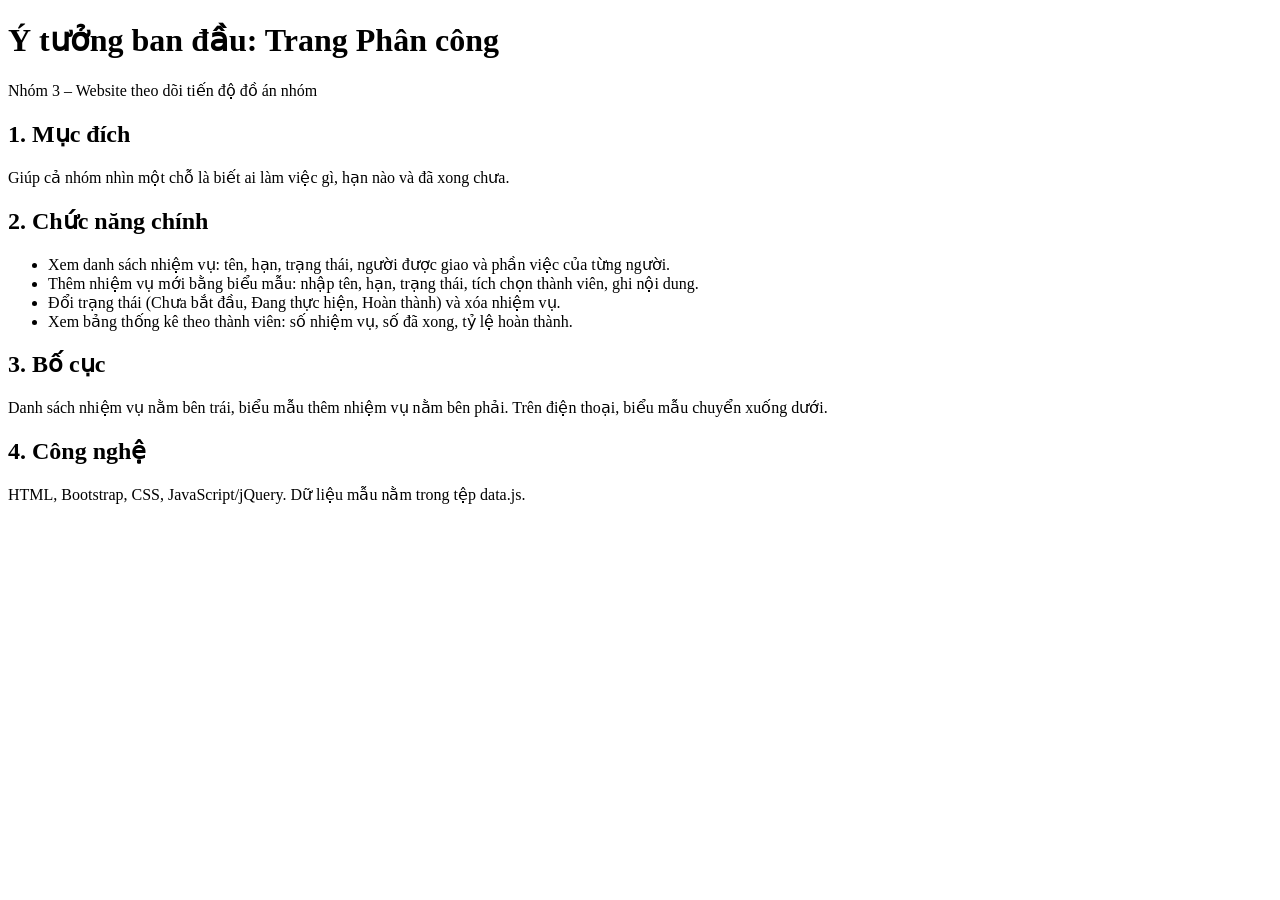
<file: y-tuong-thanh.html>
<!DOCTYPE html>
<html lang="vi">
<head>
    <meta charset="UTF-8">
    <meta name="viewport" content="width=device-width, initial-scale=1.0">
    <title>Ý tưởng trang Phân công | Nhóm 3</title>
</head>
<body>

    <h1>Ý tưởng ban đầu: Trang Phân công</h1>
    <p>Nhóm 3 – Website theo dõi tiến độ đồ án nhóm</p>

    <h2>1. Mục đích</h2>
    <p>Giúp cả nhóm nhìn một chỗ là biết ai làm việc gì, hạn nào và đã xong chưa.</p>

    <h2>2. Chức năng chính</h2>
    <ul>
        <li>Xem danh sách nhiệm vụ: tên, hạn, trạng thái, người được giao và phần việc của từng người.</li>
        <li>Thêm nhiệm vụ mới bằng biểu mẫu: nhập tên, hạn, trạng thái, tích chọn thành viên, ghi nội dung.</li>
        <li>Đổi trạng thái (Chưa bắt đầu, Đang thực hiện, Hoàn thành) và xóa nhiệm vụ.</li>
        <li>Xem bảng thống kê theo thành viên: số nhiệm vụ, số đã xong, tỷ lệ hoàn thành.</li>
    </ul>

    <h2>3. Bố cục</h2>
    <p>Danh sách nhiệm vụ nằm bên trái, biểu mẫu thêm nhiệm vụ nằm bên phải. Trên điện thoại, biểu mẫu chuyển xuống dưới.</p>

    <h2>4. Công nghệ</h2>
    <p>HTML, Bootstrap, CSS, JavaScript/jQuery. Dữ liệu mẫu nằm trong tệp data.js.</p>

</body>
</html>
</file>
<file: style.css>
/* =====================================
   style.css – PHẦN DÙNG CHUNG CHO CẢ 6 TRANG
   (bảng màu, menu, logo, chân trang, chế độ sáng/tối,
   thành phần dùng ở từ 2 trang trở lên)
   CSS riêng của từng trang nằm ở: index.css, ke-hoach.css,
   cong-viec.css, phan-cong.css, san-pham.css, nhat-ky.css
===================================== */

/* =====================================
   BẢNG MÀU & CHỮ (đổi màu cả website ở đây)
===================================== */

:root {
    --navy: #243b64;        /* xanh navy: menu, tiêu đề, bảng */
    --navy-dark: #172743;
    --blue: #4167a8;        /* xanh dịu: mục đang chọn */
    --blue-bright: #2f6fed; /* xanh sáng: nút chính, liên kết */
    --accent: #f5a524;      /* vàng hổ phách: điểm nhấn */
    --footer: #103d78;
    --bg: #f6f8fc;
    --line: #e4eaf0;
    --muted: #5d6c80;
    --d-bg: #121a28;        /* chế độ tối */
    --d-card: #1c2740;
    --d-line: #34425c;

    --bs-primary: #2f6fed;
    --bs-primary-rgb: 47, 111, 237;
    --bs-link-color: #2457a7;
    --bs-link-hover-color: #1a4db8;
    --bs-body-font-family: "Be Vietnam Pro", system-ui, -apple-system, "Segoe UI", Roboto, Arial, sans-serif;
}

/* =====================================
   CÀI ĐẶT CHUNG
===================================== */

* {
    box-sizing: border-box;
}

html {
    scroll-behavior: smooth;
    scroll-padding-top: 76px;
}

body {
    margin: 0;
    font-family: Arial, sans-serif;
    color: #26354d;
    background-color: var(--bg);
    line-height: 1.6;
    transition: background-color 0.3s, color 0.3s;
}

img {
    max-width: 100%;
}

button, input, select, textarea {
    font: inherit;
}

/* =====================================
   THANH MENU (XANH NAVY) & LOGO BO TRÒN
===================================== */

header {
    position: sticky;
    top: 0;
    z-index: 1030;
}

.thanh-menu {
    position: relative;
    min-height: 76px;
    padding: 10px 0;
    background-color: var(--navy);
    box-shadow: 0 3px 15px rgba(0, 0, 0, 0.12);
}

/* Khung hình tròn vừa vặn ôm sát logo */

.thanh-menu .navbar-nav {
    gap: 3px;
}

.thanh-menu .nav-link {
    position: relative;
    padding: 10px 11px !important;
    color: #e0e8f7 !important;
    border-radius: 8px;
    font-size: 14px;
    font-weight: 500;
    transition: background-color 0.2s, color 0.2s;
}

.thanh-menu .nav-link:hover {
    color: white !important;
    background-color: rgba(255, 255, 255, 0.12);
}

.thanh-menu .nav-link.active {
    color: white !important;
    background-color: var(--blue);
    font-weight: bold;
}

.thanh-menu .navbar-toggler {
    border-color: rgba(255, 255, 255, 0.5);
}

.thanh-menu .navbar-toggler:focus {
    box-shadow: 0 0 0 3px rgba(255, 255, 255, 0.2);
}

/* =====================================
   NÚT CHUYỂN SÁNG / TỐI (CHỈ ICON)
===================================== */

.nut-giao-dien {
    display: inline-flex;
    align-items: center;
    justify-content: center;
    width: 40px;
    height: 40px;
    padding: 0;
    color: white;
    background-color: var(--blue);
    border: 1px solid rgba(255, 255, 255, 0.3);
    border-radius: 10px;
    font-size: 18px;
    transition: background-color 0.2s, transform 0.2s;
}

.nut-giao-dien:hover {
    color: white;
    background-color: #527cc0;
    transform: scale(1.05);
}

/* =====================================
   NỘI DUNG CHUNG & Ô THỐNG KÊ
===================================== */

main {
    min-height: 65vh;
}

.container {
    max-width: 1200px;
}

main h1 {
    line-height: 1.3;
}

main h2 {
    line-height: 1.4;
}

.o-thong-ke {
    display: flex;
    flex-direction: column;
    align-items: center;
    justify-content: center;
    text-align: center;
    padding: 20px 15px;
    background-color: #ffffff;
    border: 1px solid var(--line);
    border-radius: 12px;
    box-shadow: 0 4px 12px rgba(0, 0, 0, 0.05);
    height: 100%;
}

.o-thong-ke span {
    display: block;
    font-size: 14px;
    color: #6c757d;
    margin-bottom: 6px;
    font-weight: 500;
}

.o-thong-ke strong {
    display: block;
    font-size: 26px;
    color: var(--navy);
    font-weight: bold;
    line-height: 1;
}

/* =====================================
   CHÂN TRANG (FOOTER)
===================================== */

.chan-trang {
    color: #eaf2ff;
    background-color: var(--footer);
    margin-top: 0;
}

.chan-trang h3 {
    color: #ffffff;
}

.chan-trang p {
    line-height: 1.8;
}

.chan-trang a {
    color: #eaf2ff;
    text-decoration: none;
    transition: color 0.2s;
}

.chan-trang a:hover {
    color: #ffd166;
    text-decoration: underline;
}

.footer-links li {
    margin-bottom: 10px;
}

.chan-trang hr {
    border-color: rgba(255, 255, 255, 0.4);
    opacity: 1;
}

/* =====================================
   CHẾ ĐỘ TỐI (DARK MODE)
===================================== */

body.dark-mode {
    color: #e5ebf5;
    background-color: var(--d-bg);
}

body.dark-mode main {
    background-color: var(--d-bg);
}

body.dark-mode .card, body.dark-mode .modal-content, body.dark-mode .o-thong-ke {
    color: #e5ebf5;
    background-color: var(--d-card);
    border-color: var(--d-line);
}

body.dark-mode .o-thong-ke strong {
    color: #77a5ff;
}

body.dark-mode input, body.dark-mode select, body.dark-mode textarea {
    color: #e5ebf5;
    background-color: var(--d-card);
    border-color: #46556d;
}

body.dark-mode .text-muted {
    color: #b5c1d4 !important;
}

/* =====================================
   GIAO DIỆN ĐIỆN THOẠI
===================================== */

@media (max-width: 991px) {
    .thanh-menu .navbar-collapse {
            padding: 15px 0 8px;
    }

    .thanh-menu .navbar-nav {
            align-items: stretch !important;
            gap: 5px;
    }

    .nut-giao-dien {
            margin-top: 8px;
    }
}

@media (max-width: 576px) {
    .thanh-menu {
            min-height: 68px;
    }

    .logo-icon {
            width: 40px;
            height: 40px;
    }
}

/* =====================================
   LOGO BO TRÒN
===================================== */

.logo-nhom {
    display: flex;
    align-items: center;
    gap: 12px;
    margin-right: 20px;
    color: white !important;
    text-decoration: none;
}

/* Khung tròn cắt góc vừa vặn */

.logo-icon {
    display: flex;
    align-items: center;
    justify-content: center;
    width: 46px;
    height: 46px;
    flex-shrink: 0;
    background-color: #000000;
    border-radius: 50%;        /* Bo tròn tuyệt đối */
    overflow: hidden;          /* Cắt 4 góc thừa của file ảnh vuông */
    box-shadow: 0 0 0 1px rgba(255, 255, 255, 0.15); /* Viền sáng nhẹ làm nổi logo */
}

/* Ảnh logo bên trong */

.logo-icon img {
    width: 100%;
    height: 100%;
    object-fit: cover;
    border-radius: 50%;
    display: block;
}

.logo-text {
    display: flex;
    flex-direction: column;
    line-height: 1.35;
}

.logo-text strong {
    font-size: 15px;
    font-weight: 800;
    letter-spacing: 0.5px;
    color: #ffffff;
}

.logo-text small {
    color: #cbd8f1;
    font-size: 12px;
    font-weight: 600;
    letter-spacing: 2.5px;
}

/* ---------- Tiêu đề từng trang ---------- */

.tieu-de-trang {
    padding: 45px 0 35px;
    background: linear-gradient(135deg, #eaf2ff, #f5f8ff);
}

.nhan-tieu-de {
    display: inline-block;
    padding: 7px 14px;
    margin-bottom: 14px;
    color: #2457a7;
    background-color: #dce9ff;
    border-radius: 30px;
    font-size: 13px;
    font-weight: bold;
    letter-spacing: 1px;
}

.tieu-de-trang h1 {
    margin-bottom: 10px;
    font-size: clamp(26px, 4vw, 38px);
    font-weight: 800;
}

.tieu-de-trang p {
    max-width: 720px;
    margin-bottom: 0;
    color: var(--muted);
}

/* ---------- Hộp công cụ ---------- */

.hop-cong-cu {
    padding: 20px;
    background: #ffffff;
    border: 1px solid var(--line);
    border-radius: 14px;
    box-shadow: 0 4px 16px rgba(0, 0, 0, 0.05);
}

/* ---------- Thông báo nổi ---------- */

.thong-bao-noi {
    position: fixed;
    top: 86px;
    right: 15px;
    z-index: 2000;
    width: min(380px, calc(100vw - 30px));
}

/* ---------- Bảng ---------- */

.bang-the {
    background: #ffffff;
    border-radius: 12px;
    overflow: hidden;
}

.bang-the thead th {
    color: #ffffff;
    background-color: var(--navy);
    font-weight: 600;
    white-space: nowrap;
}

.bang-the td {
    vertical-align: middle;
}

/* =====================================
   CHẾ ĐỘ TỐI (DARK MODE)
===================================== */

body.dark-mode h2, body.dark-mode .h3 {
    color: #ffffff !important;
}

body.dark-mode .tieu-de-trang {
    background: linear-gradient(135deg, #1b2a45, var(--d-bg));
}

body.dark-mode .nhan-tieu-de {
    color: #cfe0ff;
    background-color: #2b4372;
}

body.dark-mode .o-thong-ke, body.dark-mode .hop-cong-cu, body.dark-mode .bang-the {
    color: #e5ebf5;
    background: var(--d-card);
    border-color: var(--d-line);
}

body.dark-mode .bang-the {
    --bs-table-bg: var(--d-card);
    --bs-table-color: #e5ebf5;
    --bs-table-border-color: var(--d-line);
    --bs-table-striped-bg: #263449;
}

body.dark-mode .bang-the td, body.dark-mode .bang-the th {
    color: inherit;
    background-color: transparent;
}

body.dark-mode .bang-the thead th {
    background-color: #2b4372;
}

body.dark-mode .text-muted {
    color: #b5c1d4 !important;
}

/* ---------- Điện thoại: bảng chuyển thành thẻ ---------- */

@media (max-width: 767px) {
    .bang-the thead {
            display: none;
    }

    .bang-the, .bang-the tbody, .bang-the tr, .bang-the td {
            display: block;
            width: 100%;
    }

    .bang-the tr {
            padding: 10px 0;
            margin-bottom: 14px;
            border: 1px solid #d3deef;
            border-radius: 12px;
    }

    .bang-the td {
            display: flex;
            justify-content: space-between;
            gap: 14px;
            padding: 6px 14px;
            border: none;
            text-align: right;
    }

    .bang-the td::before {
            content: attr(data-label);
            flex-shrink: 0;
            color: #6c757d;
            font-weight: 600;
            text-align: left;
    }

    .bang-the select {
            max-width: 190px;
    }

    .tieu-de-trang {
            padding: 32px 0 25px;
    }

    .thong-bao-noi {
            top: 76px;
    }
}

/* =====================================
   CHỮ, NÚT, MÀU SẮC DÙNG CHUNG
===================================== */

body {
    font-family: var(--bs-body-font-family);
    font-size: 15.5px;
    --bs-heading-color: var(--navy);
    -webkit-font-smoothing: antialiased;
}

h1, h2, h3, h4, h5, h6, .h1, .h2, .h3, .h4, .h5, .h6 {
    font-weight: 700;
    letter-spacing: -0.01em;
    line-height: 1.35;
}

.chan-trang {
    --bs-heading-color: #ffffff;
}

.tieu-de-trang h1 { color: var(--bs-heading-color);
}

.tieu-de-trang p { font-size: 1.02rem; line-height: 1.65;
}

.thanh-menu .nav-link { font-size: 14.5px;
}

.chan-trang { font-size: 14.5px;
}

.chan-trang h3 { font-size: 1.05rem;
}

.form-label { font-size: 0.9rem; font-weight: 600;
}

.badge { font-weight: 600; letter-spacing: 0.01em;
}

.small, small { font-size: 0.85em;
}

.bang-the thead th { font-size: 0.85rem; letter-spacing: 0.02em;
}

.bang-the td { font-size: 0.93rem;
}

.btn { font-weight: 500; border-radius: 10px;
}

.form-control, .form-select, .input-group-text { border-radius: 10px;
}

.input-group > .form-control { border-radius: 0 10px 10px 0;
}

.input-group > .input-group-text { border-radius: 10px 0 0 10px;
}

.btn-primary {
    --bs-btn-bg: var(--blue-bright);
    --bs-btn-border-color: var(--blue-bright);
    --bs-btn-hover-bg: #1f5ad6;
    --bs-btn-hover-border-color: #1f5ad6;
    --bs-btn-active-bg: #1a4db8;
    --bs-btn-active-border-color: #1a4db8;
}

.btn-outline-primary {
    --bs-btn-color: var(--blue-bright);
    --bs-btn-border-color: var(--blue-bright);
    --bs-btn-hover-bg: var(--blue-bright);
    --bs-btn-hover-border-color: var(--blue-bright);
    --bs-btn-active-bg: #1f5ad6;
    --bs-btn-active-border-color: #1f5ad6;
}

.form-control:focus, .form-select:focus {
    border-color: var(--blue-bright);
    box-shadow: 0 0 0 0.2rem rgba(47, 111, 237, 0.18);
}

/* Điểm nhấn màu */

.thanh-menu {
    background: linear-gradient(90deg, var(--navy), #2c4a85);
}

.thanh-menu .nav-link.active {
    box-shadow: inset 0 -3px 0 var(--accent);
}

.chan-trang {
    background: linear-gradient(180deg, var(--footer), #0b2c58);
}

.tieu-de-trang {
    border-bottom: 1px solid #dbe6f7;
}

.nhan-tieu-de {
    color: #8a5a00;
    background-color: #fff1d6;
}

.o-thong-ke {
    border-top: 3px solid var(--blue-bright);
}

.hop-cong-cu, .card {
    border-radius: 14px;
}

/* Chế độ tối: sửa các chỗ chữ bị chìm */

body.dark-mode {
    --bs-heading-color: #ffffff;
    --bs-body-color: #e5ebf5;
    --bs-link-color: #8db4ff;
    --bs-link-hover-color: #b7d0ff;
}

body.dark-mode .tieu-de-trang { border-bottom-color: var(--d-line);
}

body.dark-mode .tieu-de-trang p { color: #b5c1d4;
}

body.dark-mode .nhan-tieu-de { color: #ffd98a; background-color: #4a3a14;
}

body.dark-mode .modal-header, body.dark-mode .modal-footer { border-color: var(--d-line);
}

body.dark-mode .btn-close { filter: invert(1) grayscale(100%) brightness(200%);
}

body.dark-mode .input-group-text { color: #b5c1d4; background-color: #26365a; border-color: #46556d;
}

body.dark-mode ::placeholder { color: #8493aa;
}

body.dark-mode .progress { background-color: #2d3a50;
}

body.dark-mode .btn-outline-secondary { --bs-btn-color: #c8d3e6; --bs-btn-border-color: #5a6b86; --bs-btn-hover-bg: #34425c; --bs-btn-hover-color: #fff;
}

body.dark-mode .btn-outline-primary { --bs-btn-color: #8db4ff; --bs-btn-border-color: #5b8cf0;
}

body.dark-mode .alert-info { color: #cfe0ff; background-color: #1f3354; border-color: #2f4a78;
}

body.dark-mode .form-check-input { background-color: #26365a; border-color: #5a6b86;
}

body.dark-mode .form-check-input:checked { background-color: var(--blue-bright); border-color: var(--blue-bright);
}

body.dark-mode .o-thong-ke { border-top-color: #5b8cf0;
}

body.dark-mode .thanh-menu { background: linear-gradient(90deg, #1a2a48, #22386a);
}

body.dark-mode .chan-trang { background: linear-gradient(180deg, #0f2b52, #0a1f3b);
}
</file>
<file: index.css>
/* =====================================
   index.css – CSS RIÊNG CỦA TRANG CHỦ
   Nạp SAU style.css (xem thẻ <link> trong index.html)
===================================== */

/* =====================================
   TRANG CHỦ HERO CAROUSEL
===================================== */

.trang-chu-hero-carousel {
    position: relative;
    width: 100%;
    height: calc(100vh - 76px);
    overflow: hidden;
    background-color: var(--navy);
}

.hero-carousel-img {
    width: 100%;
    height: calc(100vh - 76px);
    object-fit: cover;
    object-position: center;
    filter: brightness(1) contrast(1) !important;
    opacity: 1 !important;
}

.carousel-control-prev, .carousel-control-next {
    width: 65px;
    z-index: 3;
    opacity: 0.85;
}

.carousel-control-icon-custom {
    width: 46px;
    height: 46px;
    background-color: rgba(0, 0, 0, 0.35);
    border: 1px solid rgba(255, 255, 255, 0.5);
    backdrop-filter: blur(4px);
    border-radius: 50%;
    display: flex;
    align-items: center;
    justify-content: center;
    color: #ffffff;
    font-size: 22px;
    transition: all 0.2s ease;
}

.carousel-control-prev:hover .carousel-control-icon-custom, .carousel-control-next:hover .carousel-control-icon-custom {
    background-color: var(--navy);
    border-color: #ffffff;
    transform: scale(1.1);
}

/* =====================================
   GIAO DIỆN ĐIỆN THOẠI (phần riêng của trang này)
===================================== */

@media (max-width: 576px) {
    .trang-chu-hero-carousel, .hero-carousel-img {
            height: calc(100vh - 68px);
    }
}

/* =====================================
   GIAO DIỆN THẺ SLIDER MỤC ĐỒ ÁN
===================================== */

.khung-danh-muc-slider {
    background-color: transparent;
}

.thanh-cuon-an {
    scroll-behavior: smooth;
    -ms-overflow-style: none;
    scrollbar-width: none;
}

.thanh-cuon-an::-webkit-scrollbar {
    display: none;
}

.cot-the-slider {
    flex: 0 0 270px;
    width: 270px;
    max-width: 270px;
}

.the-khoa-hoc {
    display: flex;
    flex-direction: column;
    height: 100%;
    border-radius: 12px;
    overflow: hidden;
    background-color: #ffffff;
    border: 1px solid #e2e8f0;
    box-shadow: 0 4px 14px rgba(0, 0, 0, 0.08);
    transition: transform 0.25s ease, box-shadow 0.25s ease, border-color 0.3s;
    cursor: pointer;
}

.the-khoa-hoc:hover {
    transform: translateY(-6px);
    box-shadow: 0 10px 22px rgba(36, 59, 100, 0.22);
}

.khung-anh-khoa-hoc {
    width: 100%;
    aspect-ratio: 1 / 1;
    background-color: #52a5de;
    display: flex;
    align-items: center;
    justify-content: center;
    overflow: hidden;
}

.khung-anh-khoa-hoc img {
    width: 100%;
    height: 100%;
    object-fit: cover;
}

.phan-chu-khoa-hoc {
    background-color: var(--navy);
    padding: 16px 14px;
    min-height: 100px;
    display: flex;
    align-items: center;
    transition: background-color 0.3s;
}

.ten-khoa-hoc {
    color: #ffffff;
    font-size: 18px;
    font-weight: 700;
    line-height: 1.3;
    margin-bottom: 4px;
}

.mo-ta-khoa-hoc {
    color: #cbd8f1;
    font-size: 13px;
    margin: 0;
    line-height: 1.4;
    font-weight: normal;
}

.nut-cuon {
    position: absolute;
    top: 50%;
    transform: translateY(-50%);
    z-index: 10;
    width: 42px;
    height: 42px;
    border: none;
    border-radius: 8px;
    display: flex;
    align-items: center;
    justify-content: center;
    color: #ffffff;
    font-size: 20px;
    box-shadow: 0 4px 12px rgba(0, 0, 0, 0.25);
    transition: background-color 0.2s, transform 0.2s;
}

.nut-cuon-trai {
    left: -12px;
    background-color: #2b2b2b;
}

.nut-cuon-phai {
    right: -12px;
    background-color: var(--navy);
}

.nut-cuon-phai:hover {
    background-color: #172743;
}

.nut-cuon:hover {
    transform: translateY(-50%) scale(1.1);
}

/* =====================================
   CHẾ ĐỘ TỐI (phần riêng của trang này)
===================================== */

body.dark-mode .tieu-de-khoi {
    color: #ffffff !important;
}

body.dark-mode .khung-danh-muc-slider {
    background-color: transparent;
}

body.dark-mode .the-khoa-hoc {
    border-color: #2d3d54;
    background-color: var(--d-card);
}

body.dark-mode .phan-chu-khoa-hoc {
    background-color: var(--d-card);
}

body.dark-mode .ten-khoa-hoc {
    color: #ffffff;
}

body.dark-mode .mo-ta-khoa-hoc {
    color: #b5c1d4;
}

body.dark-mode .nut-cuon-trai, body.dark-mode .nut-cuon-phai {
    background-color: #2d3d54;
}

body.dark-mode .nut-cuon:hover {
    background-color: var(--blue);
}

/* =====================================
   ĐIỂM NHẤN MÀU, CHỮ (phần riêng của trang này)
===================================== */

.ten-khoa-hoc { font-size: 17px;
}

.mo-ta-khoa-hoc { font-size: 13.5px;
}
</file>
<file: cong-viec.css>
.cot-kanban {
    height: 100%;
    padding: 15px;
    background: #eef3fb;
    border-radius: 14px;
}

.cot-kanban h2 {
    margin-bottom: 15px;
}

.the-kanban {
    border: 1px solid var(--line);
    border-radius: 12px;
}

/* =====================================
   CHẾ ĐỘ TỐI (phần riêng của trang này)
===================================== */

body.dark-mode .the-kanban {
    color: #e5ebf5;
    background: var(--d-card);
    border-color: var(--d-line);
}

body.dark-mode .cot-kanban {
    background: #1b2535;
}

/* Điểm nhấn màu */

.o-canh-bao {
    border-top-color: #dc3545;
}

.o-canh-bao strong {
    color: #dc3545;
}

/* Chế độ tối: sửa các chỗ chữ bị chìm */

body.dark-mode .o-canh-bao { border-top-color: #ff6b7a;
}

body.dark-mode .o-canh-bao strong { color: #ff8a96;
}
</file>
<file: ke-hoach.css>
/* =====================================
   ke-hoach.css – CSS RIÊNG CỦA TRANG KẾ HOẠCH
   Nạp SAU style.css (xem thẻ <link> trong ke-hoach.html)
===================================== */

/* ---------- Kế hoạch: Dòng thời gian ---------- */

.dong-thoi-gian {
    position: relative;
    padding: 0;
    margin: 0;
    list-style: none;
}

.dong-thoi-gian::before {
    content: "";
    position: absolute;
    top: 10px;
    bottom: 10px;
    left: 19px;
    width: 3px;
    background: #d3deef;
}

.moc-ke-hoach {
    position: relative;
    padding: 0 0 18px 58px;
}

.dau-moc {
    position: absolute;
    top: 6px;
    left: 0;
    display: flex;
    align-items: center;
    justify-content: center;
    width: 40px;
    height: 40px;
    color: #ffffff;
    background: #8a97ab;
    border: 4px solid var(--bg);
    border-radius: 50%;
    font-size: 18px;
}

.moc-xong .dau-moc { background: #198754;
}

.moc-dang .dau-moc { background: #0d6efd;
}

.moc-xong .card { border-left: 5px solid #198754;
}

.moc-dang .card { border-left: 5px solid #0d6efd;
}

.moc-chua .card { border-left: 5px solid #8a97ab;
}

/* =====================================
   CHẾ ĐỘ TỐI (phần riêng của trang này)
===================================== */

body.dark-mode .dong-thoi-gian::before {
    background: var(--d-line);
}

body.dark-mode .dau-moc {
    border-color: var(--d-bg);
}

/* ---------- Điện thoại: bảng chuyển thành thẻ ---------- */

@media (max-width: 767px) {
    .moc-ke-hoach {
            padding-left: 52px;
    }
}
</file>
<file: nhat-ky.css>
/* =====================================
   nhat-ky.css – CSS RIÊNG CỦA TRANG NHẬT KÝ
   Nạp SAU style.css (xem thẻ <link> trong nhat-ky.html)
===================================== */

/* ---------- Thẻ nhật ký ---------- */

.the-nhat-ky {
    border: 1px solid var(--line);
    border-left: 5px solid var(--blue);
    border-radius: 12px;
}

.card-header {
    color: #ffffff;
    background-color: var(--navy);
}

/* =====================================
   CHẾ ĐỘ TỐI (phần riêng của trang này)
===================================== */

body.dark-mode .the-nhat-ky {
    color: #e5ebf5;
    background: var(--d-card);
    border-color: var(--d-line);
}

/* =====================================
   ĐIỂM NHẤN MÀU, CHỮ (phần riêng của trang này)
===================================== */

.card-header {
    --bs-heading-color: #ffffff;
}

.card-header { font-weight: 600;
}

.card-header h2 { color: #ffffff;
}

/* Chế độ tối: sửa các chỗ chữ bị chìm */

body.dark-mode .card-header { background-color: #26365a;
}
</file>
<file: phan-cong.css>
/* =====================================
   phan-cong.css – CSS RIÊNG CỦA TRANG PHÂN CÔNG
   Nạp SAU style.css (xem thẻ <link> trong phan-cong.html)
===================================== */

/* =====================================
   GIAO DIỆN PHÂN CÔNG NHIỆM VỤ
===================================== */

.tieu-de-icon {
    display: inline-flex;
    align-items: center;
    justify-content: center;
    width: 58px;
    height: 58px;
    flex-shrink: 0;
    color: #ffffff;
    background: var(--navy);
    border-radius: 14px;
    font-size: 28px;
}

.pc-tabs { display: inline-flex; flex-wrap: wrap; gap: 10px;
}

.pc-tab {
    padding: 9px 20px;
    color: var(--navy);
    background: #ffffff;
    border: 1px solid var(--line);
    font-weight: 600;
}

.pc-tab:hover { color: var(--blue-bright); border-color: var(--blue-bright);
}

.pc-tab.active {
    color: #ffffff;
    background: var(--blue-bright);
    border-color: var(--blue-bright);
}

.pc-tim { width: 100%; max-width: 320px;
}

/* Cột dùng chung cho dòng tiêu đề và thân thẻ */

.pc-dau-bang, .pc-than {
    display: grid;
    grid-template-columns: 44px minmax(96px, 0.8fr) 118px 142px minmax(0, 3fr);
    column-gap: 0;
    align-items: stretch;
}

.pc-hai-cot, .pc-tv {
    display: grid;
    grid-template-columns: minmax(190px, 1fr) minmax(0, 1.2fr);
    gap: 12px;
    align-items: center;
}

.pc-dau-bang {
    padding: 11px 0;
    margin-bottom: 12px;
    color: var(--muted);
    background: #eef3fb;
    border: 1px solid var(--line);
    border-radius: 10px;
    font-size: 0.78rem;
    font-weight: 700;
}

.pc-dau-bang > * { padding: 0 12px;
}

.pc-the {
    margin-bottom: 14px;
    overflow: hidden;
    background: #ffffff;
    border: 1px solid var(--line);
    border-radius: 12px;
    box-shadow: 0 2px 8px rgba(0, 0, 0, 0.04);
}

.pc-dau {
    display: flex;
    align-items: center;
    gap: 12px;
    padding: 10px 16px;
    background: var(--pc-nen);
    cursor: pointer;
}

.pc-dau:focus-visible { outline: 2px solid var(--blue-bright); outline-offset: -2px;
}

.pc-so {
    display: inline-flex;
    align-items: center;
    justify-content: center;
    width: 28px;
    height: 28px;
    flex-shrink: 0;
    color: #ffffff;
    background: var(--pc-mau);
    border-radius: 50%;
    font-size: 0.85rem;
    font-weight: 700;
}

.pc-ten { font-weight: 700; color: var(--navy); overflow-wrap: anywhere;
}

.pc-badge {
    display: inline-block;
    padding: 2px 12px;
    color: var(--pc-chu);
    background: var(--pc-nhat);
    border-radius: 20px;
    font-size: 0.75rem;
    font-weight: 600;
    white-space: nowrap;
}

.pc-dau-phai { display: flex; align-items: center; gap: 4px; margin-left: auto;
}

.pc-xoa {
    padding: 4px 8px;
    color: #8a97ab;
    background: transparent;
    border: 0;
    border-radius: 8px;
}

.pc-xoa:hover { color: #dc3545; background: rgba(220, 53, 69, 0.1);
}

.pc-mui-ten { color: #8a97ab; transition: transform 0.2s;
}

.pc-dong .pc-mui-ten { transform: rotate(-90deg);
}

.pc-dong .pc-than { display: none;
}

.pc-than { padding: 0;
}

.pc-than .pc-o {
    display: flex;
    flex-direction: column;
    justify-content: center;
    gap: 4px;
    padding: 12px;
    border-left: 1px solid var(--line);
    font-size: 0.9rem;
}

.pc-than .pc-o:first-child { border-left: 0; padding-left: 16px;
}

.pc-than .pc-o .small, .pc-than .pc-o small { white-space: nowrap;
}

.pc-chon-tt {
    width: fit-content;
    max-width: 100%;
    padding: 3px 12px;
    background-image: none;
    appearance: none;
    -webkit-appearance: none;
    text-align: center;
    cursor: pointer;
    color: var(--pc-chu);
    background-color: var(--pc-nhat);
    border: 0;
    border-radius: 20px;
    font-size: 0.75rem;
    font-weight: 600;
}

.pc-tv { padding: 4px 0;
}

.pc-nguoi { display: flex; align-items: center; gap: 10px; font-size: 0.9rem;
}

.pc-nd { font-size: 0.85rem;
}

.pc-av {
    display: inline-flex;
    align-items: center;
    justify-content: center;
    width: 28px;
    height: 28px;
    flex-shrink: 0;
    border-radius: 50%;
    font-size: 0.8rem;
    font-weight: 700;
}

.pc-av-1 { color: #2457a7; background: #cfe0ff;
}

.pc-av-2 { color: #1f7a3d; background: #c6ecd2;
}

.pc-av-3 { color: #7a3fb0; background: #e3d0f7;
}

.pc-av-4 { color: #b5601a; background: #ffdcb8;
}

.pc-xong { --pc-nen: #e3f6ea; --pc-mau: #1f9d55; --pc-nhat: #cdeed9; --pc-chu: #177a42;
}

.pc-dang { --pc-nen: #e7f0ff; --pc-mau: #3b82f6; --pc-nhat: #d4e5ff; --pc-chu: #1f5ad6;
}

.pc-chua { --pc-nen: #fdeaea; --pc-mau: #d9485b; --pc-nhat: #fbd5da; --pc-chu: #b4283c;
}

.pc-form-tieu-de { display: flex; align-items: center; gap: 10px; margin-bottom: 18px;
}

.pc-them-icon {
    display: inline-flex;
    align-items: center;
    justify-content: center;
    width: 26px;
    height: 26px;
    color: #ffffff;
    background: var(--blue-bright);
    border-radius: 7px;
    font-size: 16px;
}

.container.pc-rong { max-width: 1440px;
}

.pc-form { position: sticky; top: 96px;
}

body.dark-mode .tieu-de-icon { background: #26365a;
}

body.dark-mode .pc-tab { color: #c8d3e6; background: var(--d-card); border-color: var(--d-line);
}

body.dark-mode .pc-tab.active { color: #fff; background: var(--blue-bright); border-color: var(--blue-bright);
}

body.dark-mode .pc-dau-bang { color: #b5c1d4; background: #1b2535; border-color: var(--d-line);
}

body.dark-mode .pc-the { background: var(--d-card); border-color: var(--d-line);
}

body.dark-mode .pc-ten { color: #ffffff;
}

body.dark-mode .pc-than .pc-o { border-left-color: var(--d-line);
}

body.dark-mode .pc-xong { --pc-nen: #1b3a2e; --pc-nhat: #25523d; --pc-chu: #8ee0b0;
}

body.dark-mode .pc-dang { --pc-nen: #1c3257; --pc-nhat: #264677; --pc-chu: #9fc2ff;
}

body.dark-mode .pc-chua { --pc-nen: #3d2430; --pc-nhat: #5a2e3c; --pc-chu: #ffa3b0;
}

body.dark-mode .pc-chon-tt { color-scheme: dark;
}

body.dark-mode .pc-av-1 { color: #cfe0ff; background: #2b4372;
}

body.dark-mode .pc-av-2 { color: #c6ecd2; background: #25523d;
}

body.dark-mode .pc-av-3 { color: #e3d0f7; background: #4a2f6a;
}

body.dark-mode .pc-av-4 { color: #ffdcb8; background: #6a4420;
}

@media (max-width: 1199px) {
    .pc-form { position: static;
    }
}

@media (max-width: 767px) {
    .pc-dau-bang { display: none;
    }

    .pc-than { grid-template-columns: 1fr;
    }

    .pc-than .pc-o, .pc-than .pc-o:first-child { padding: 8px 16px; border-left: 0; align-items: flex-start;
    }

    .pc-than .pc-o[data-label]::before {
            content: attr(data-label);
            display: block;
            color: var(--muted);
            font-size: 0.75rem;
            font-weight: 600;
    }

    .pc-tv { grid-template-columns: 1fr; gap: 6px; padding: 6px 0;
    }

    .pc-tim { max-width: none;
    }
}
</file>
<file: san-pham.css>
/* ---------- Thẻ sản phẩm ---------- */

.the-san-pham {
    border: none;
    border-radius: 15px;
    transition: transform 0.2s, box-shadow 0.2s;
}

.the-san-pham:hover {
    transform: translateY(-4px);
    box-shadow: 0 10px 24px rgba(0, 0, 0, 0.15) !important;
}

.bieu-tuong-tep {
    display: inline-flex;
    align-items: center;
    justify-content: center;
    width: 54px;
    height: 54px;
    margin-bottom: 12px;
    color: #2457a7;
    background: #e4efff;
    border-radius: 14px;
    font-size: 28px;
}

.card-title {
    overflow-wrap: anywhere;
}

/* =====================================
   CHẾ ĐỘ TỐI (phần riêng của trang này)
===================================== */

body.dark-mode .bieu-tuong-tep {
    color: #cfe0ff;
    background: #2b4372;
}
</file>
